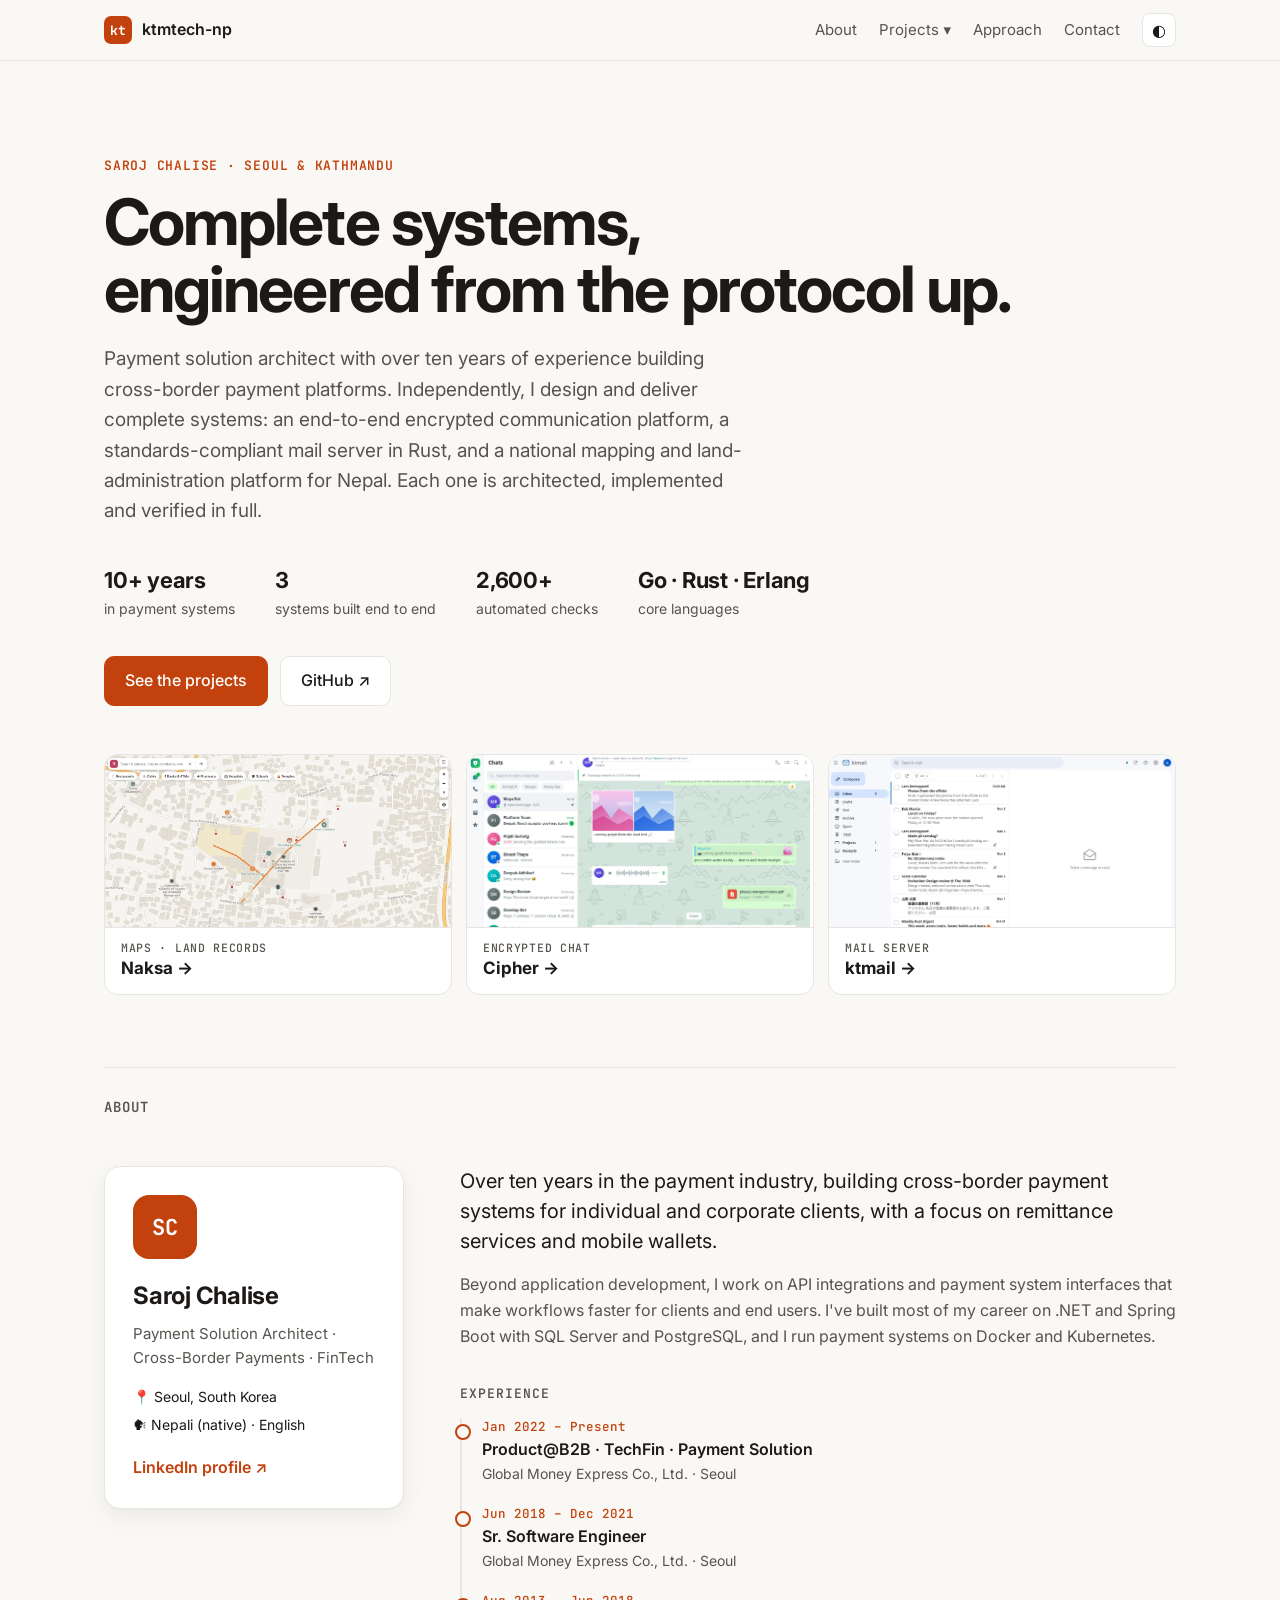
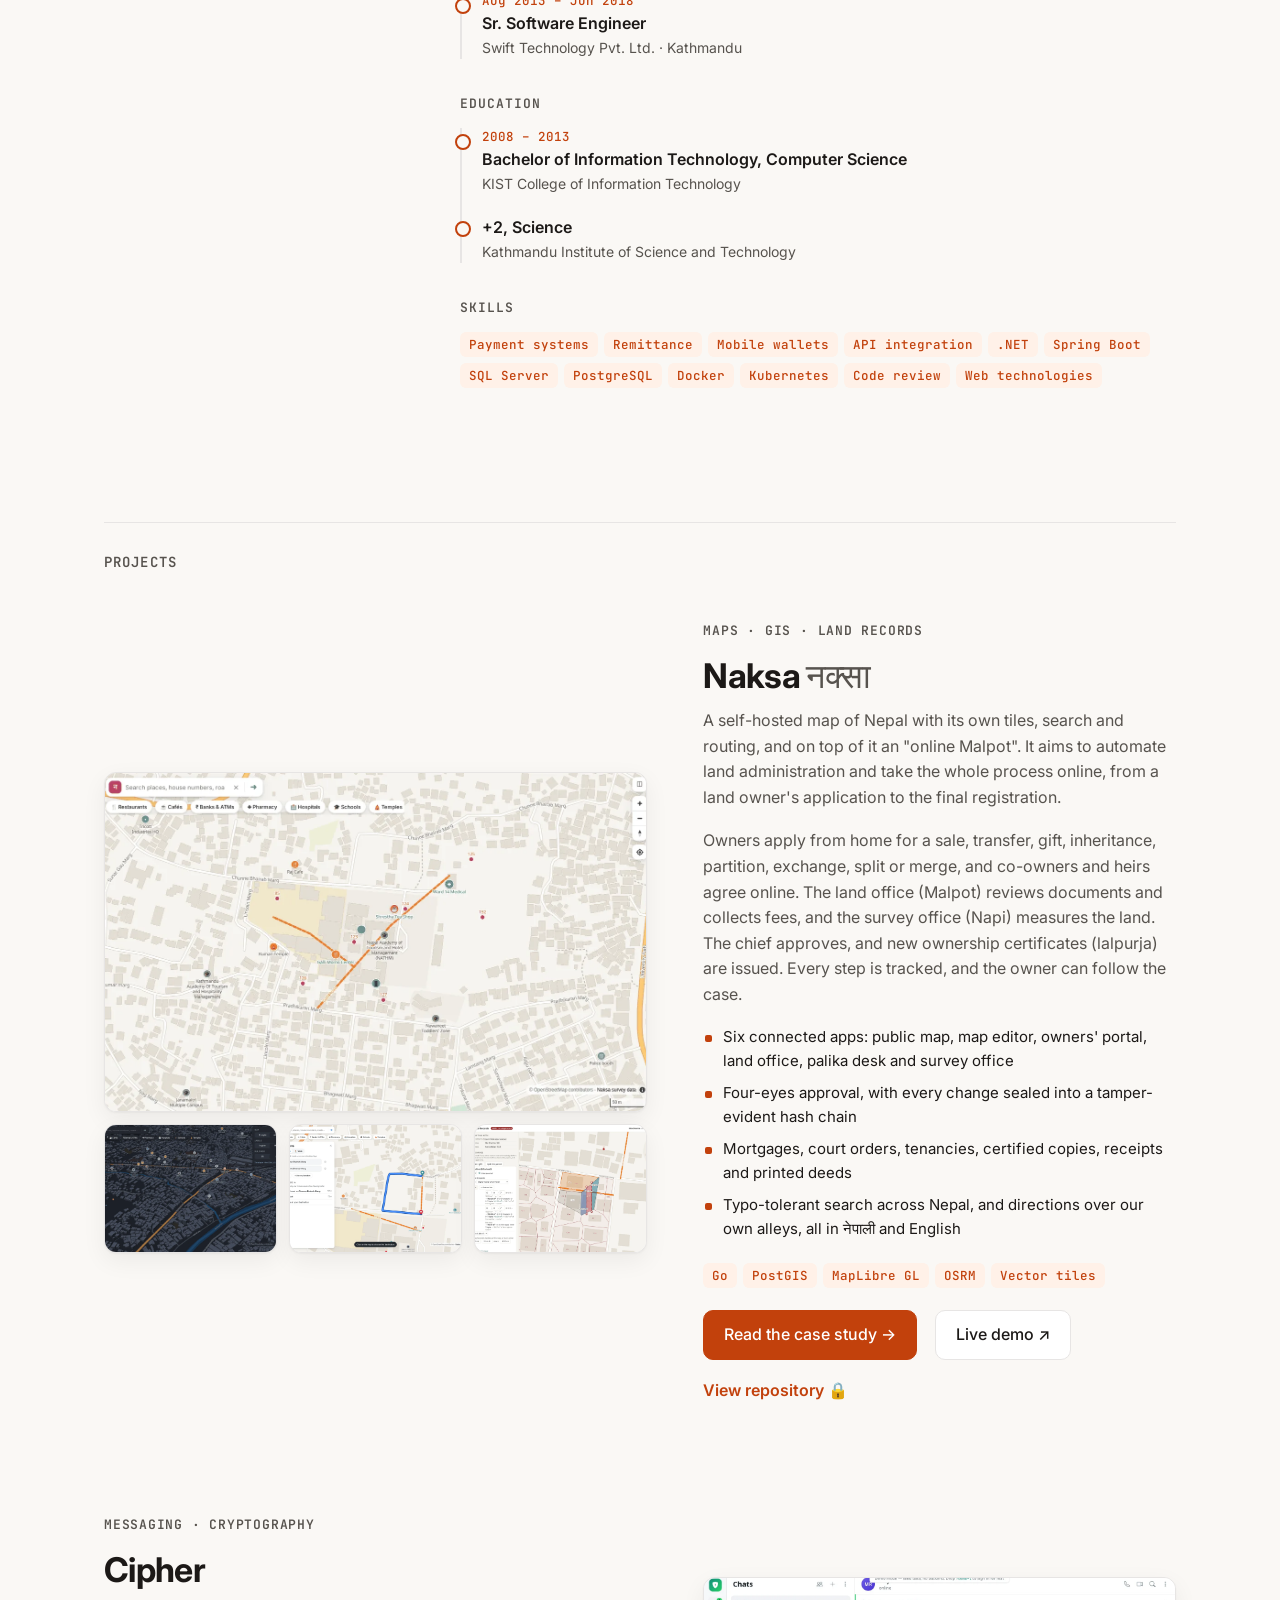
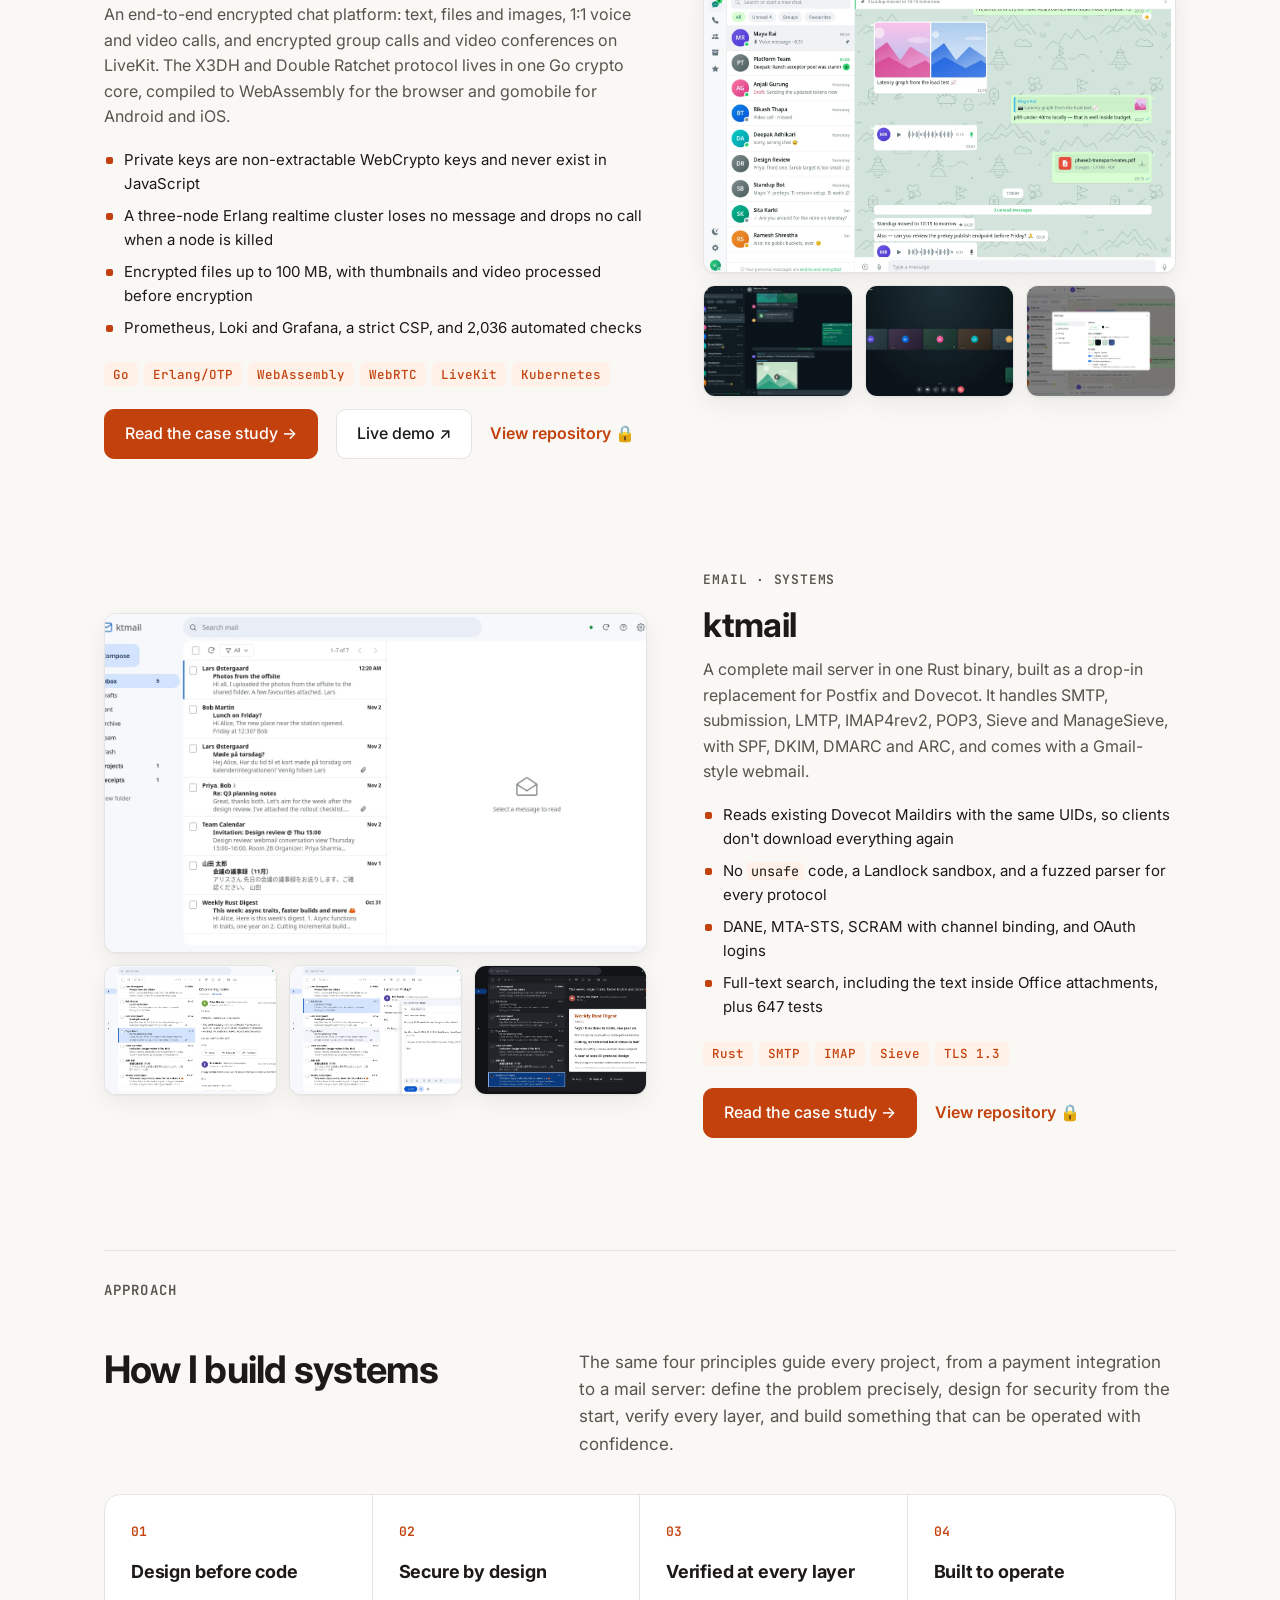
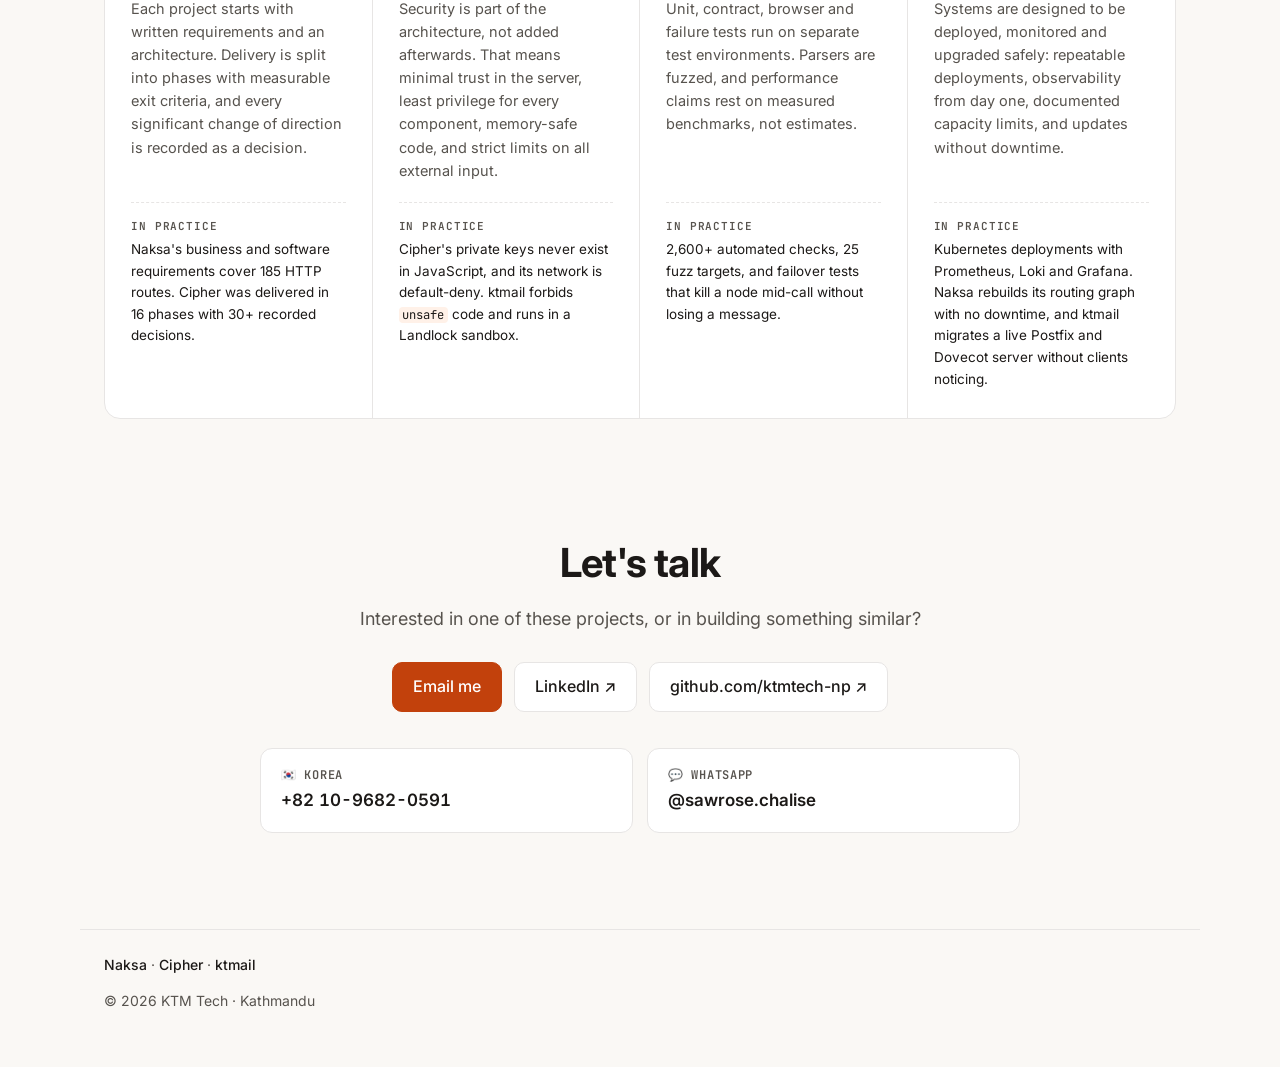
<file: index.html>
<!doctype html>
<html lang="en">
<head>
  <meta charset="utf-8">
  <meta name="viewport" content="width=device-width, initial-scale=1">
  <title>KTM Tech — Projects</title>
  <meta name="description" content="Self-hosted systems built from the protocol up: an end-to-end encrypted chat platform, a mail server in one Rust binary, and a Nepal map stack.">
  <meta property="og:title" content="KTM Tech — Projects">
  <meta property="og:description" content="Encrypted chat, a Rust mail server, and a self-hosted Nepal map — built end to end.">
  <meta property="og:image" content="assets/img/naksa-map-light.webp">
  <link rel="icon" href="data:image/svg+xml,<svg xmlns='http://www.w3.org/2000/svg' viewBox='0 0 32 32'><rect width='32' height='32' rx='7' fill='%23c2410c'/><text x='16' y='22' font-family='monospace' font-size='16' font-weight='700' fill='white' text-anchor='middle'>kt</text></svg>">
  <link rel="preconnect" href="https://fonts.googleapis.com">
  <link rel="preconnect" href="https://fonts.gstatic.com" crossorigin>
  <link href="https://fonts.googleapis.com/css2?family=Inter:wght@400;500;600;700&family=JetBrains+Mono:wght@400;600&display=swap" rel="stylesheet">
  <link rel="stylesheet" href="style.css">
</head>
<body>
  <header class="nav">
    <div class="wrap nav-inner">
      <a class="brand" href="#top"><span class="logo">kt</span> ktmtech-np</a>
      <nav>
        <a href="#about">About</a>
        <div class="dd">
          <a href="#projects" aria-haspopup="true">Projects ▾</a>
          <div class="dd-menu">
            <a href="naksa.html"><strong>Naksa</strong><span>Nepal map &amp; land records</span></a>
            <a href="cipher.html"><strong>Cipher</strong><span>Encrypted chat &amp; calls</span></a>
            <a href="ktmail.html"><strong>ktmail</strong><span>Mail server in Rust</span></a>
          </div>
        </div>
        <a href="#approach">Approach</a>
        <a href="#contact">Contact</a>
        <button id="theme" class="theme-btn" aria-label="Toggle dark mode">◐</button>
      </nav>
    </div>
  </header>

  <main id="top">
    <section class="hero wrap">
      <p class="eyebrow">Saroj Chalise · Seoul &amp; Kathmandu</p>
      <h1>Complete systems,<br>engineered from the protocol up.</h1>
      <p class="lede">
        Payment solution architect with over ten years of experience building cross-border payment
        platforms. Independently, I design and deliver complete systems: an end-to-end encrypted
        communication platform, a standards-compliant mail server in Rust, and a national mapping and
        land-administration platform for Nepal. Each one is architected, implemented and verified in full.
      </p>
      <div class="stats">
        <div><strong>10+ years</strong><span>in payment systems</span></div>
        <div><strong>3</strong><span>systems built end to end</span></div>
        <div><strong>2,600+</strong><span>automated checks</span></div>
        <div><strong>Go · Rust · Erlang</strong><span>core languages</span></div>
      </div>
      <div class="cta">
        <a class="btn primary" href="#projects">See the projects</a>
        <a class="btn" href="https://github.com/ktmtech-np" target="_blank" rel="noopener">GitHub ↗</a>
      </div>
      <div class="quick">
        <a href="naksa.html"><img src="assets/img/naksa-map-light.webp" alt="" loading="lazy"><span><small>Maps · Land records</small><strong>Naksa →</strong></span></a>
        <a href="cipher.html"><img src="assets/img/cipher/conversation.webp" alt="" loading="lazy"><span><small>Encrypted chat</small><strong>Cipher →</strong></span></a>
        <a href="ktmail.html"><img src="assets/img/ktmail/inbox.webp" alt="" loading="lazy"><span><small>Mail server</small><strong>ktmail →</strong></span></a>
      </div>
    </section>

    <section id="about" class="wrap">
      <h2 class="section-title">About</h2>
      <div class="about">
        <aside class="profile">
          <div class="avatar" aria-hidden="true">SC</div>
          <h3>Saroj Chalise</h3>
          <p class="headline">Payment Solution Architect · Cross-Border Payments · FinTech</p>
          <p class="meta">📍 Seoul, South Korea</p>
          <p class="meta">🗣 Nepali (native) · English</p>
          <a class="link" href="https://www.linkedin.com/in/saroj-chalise-a6556b78/" target="_blank" rel="noopener">LinkedIn profile ↗</a>
        </aside>

        <div class="about-body">
          <p class="about-lede">
            Over ten years in the payment industry, building cross-border payment systems for
            individual and corporate clients, with a focus on remittance services and mobile wallets.
          </p>
          <p>
            Beyond application development, I work on API integrations and payment system interfaces
            that make workflows faster for clients and end users. I've built most of my career on .NET
            and Spring Boot with SQL Server and PostgreSQL, and I run payment systems on Docker and
            Kubernetes.
          </p>

          <h4 class="sub">Experience</h4>
          <ol class="timeline">
            <li>
              <span class="when">Jan 2022 – Present</span>
              <strong>Product@B2B · TechFin · Payment Solution</strong>
              <span class="where">Global Money Express Co., Ltd. · Seoul</span>
            </li>
            <li>
              <span class="when">Jun 2018 – Dec 2021</span>
              <strong>Sr. Software Engineer</strong>
              <span class="where">Global Money Express Co., Ltd. · Seoul</span>
            </li>
            <li>
              <span class="when">Aug 2013 – Jun 2018</span>
              <strong>Sr. Software Engineer</strong>
              <span class="where">Swift Technology Pvt. Ltd. · Kathmandu</span>
            </li>
          </ol>

          <h4 class="sub">Education</h4>
          <ol class="timeline">
            <li>
              <span class="when">2008 – 2013</span>
              <strong>Bachelor of Information Technology, Computer Science</strong>
              <span class="where">KIST College of Information Technology</span>
            </li>
            <li>
              <strong>+2, Science</strong>
              <span class="where">Kathmandu Institute of Science and Technology</span>
            </li>
          </ol>

          <h4 class="sub">Skills</h4>
          <ul class="tags">
            <li>Payment systems</li><li>Remittance</li><li>Mobile wallets</li><li>API integration</li>
            <li>.NET</li><li>Spring Boot</li><li>SQL Server</li><li>PostgreSQL</li>
            <li>Docker</li><li>Kubernetes</li><li>Code review</li><li>Web technologies</li>
          </ul>
        </div>
      </div>
    </section>

    <section id="projects" class="wrap">
      <h2 class="section-title">Projects</h2>

      <!-- Naksa -->
      <article class="project">
        <div class="project-media">
          <a href="naksa.html" aria-label="Open the naksa case study"><figure class="shot main"><img src="assets/img/naksa-map-light.webp" alt="Naksa public map of Kathmandu with roads, land use and POI icons" loading="lazy"></figure></a>
          <div class="shot-row">
            <figure class="shot"><img src="assets/img/naksa-map-dark-3d-nepali.webp" alt="Dark theme with 3D buildings and Nepali labels" loading="lazy"></figure>
            <figure class="shot"><img src="assets/img/naksa-directions.webp" alt="Driving and walking directions" loading="lazy"></figure>
            <figure class="shot"><img src="assets/img/naksa-land-split-editor.webp" alt="Land parcel split editor" loading="lazy"></figure>
          </div>
        </div>
        <div class="project-body">
          <p class="kicker">Maps · GIS · Land records</p>
          <h3><a class="title-link" href="naksa.html">Naksa <span class="np">नक्सा</span></a></h3>
          <p>
            A self-hosted map of Nepal with its own tiles, search and routing, and on top of it an
            "online Malpot". It aims to automate land administration and take the whole process online,
            from a land owner's application to the final registration.
          </p>
          <p>
            Owners apply from home for a sale, transfer, gift, inheritance, partition, exchange, split
            or merge, and co-owners and heirs agree online. The land office (Malpot) reviews documents
            and collects fees, and the survey office (Napi) measures the land. The chief approves, and new
            ownership certificates (lalpurja) are issued. Every step is tracked, and the owner can follow
            the case.
          </p>
          <ul class="points">
            <li>Six connected apps: public map, map editor, owners' portal, land office, palika desk and survey office</li>
            <li>Four-eyes approval, with every change sealed into a tamper-evident hash chain</li>
            <li>Mortgages, court orders, tenancies, certified copies, receipts and printed deeds</li>
            <li>Typo-tolerant search across Nepal, and directions over our own alleys, all in नेपाली and English</li>
          </ul>
          <ul class="tags"><li>Go</li><li>PostGIS</li><li>MapLibre GL</li><li>OSRM</li><li>Vector tiles</li></ul>
          <div class="links"><a class="btn primary" href="naksa.html">Read the case study →</a> <a class="btn" href="https://naksa.himalcloud.com" target="_blank" rel="noopener">Live demo ↗</a> <a class="link" href="private.html?repo=naksa">View repository 🔒</a></div>
        </div>
      </article>

      <!-- Cipher -->
      <article class="project reverse">
        <div class="project-media">
          <a href="cipher.html" aria-label="Open the cipher case study"><figure class="shot main"><img src="assets/img/cipher/conversation.webp" alt="Cipher web client with chat list and a conversation with photos, voice notes and read ticks" loading="lazy"></figure></a>
          <div class="shot-row">
            <figure class="shot"><img src="assets/img/cipher/group-chat-dark.webp" alt="Group chat in dark theme" loading="lazy"></figure>
            <figure class="shot"><img src="assets/img/cipher/video-call.webp" alt="Group video call" loading="lazy"></figure>
            <figure class="shot"><img src="assets/img/cipher/settings.webp" alt="Settings dialog" loading="lazy"></figure>
          </div>
        </div>
        <div class="project-body">
          <p class="kicker">Messaging · Cryptography</p>
          <h3><a class="title-link" href="cipher.html">Cipher</a></h3>
          <p>
            An end-to-end encrypted chat platform: text, files and images, 1:1 voice and video
            calls, and encrypted group calls and video conferences on LiveKit. The X3DH and Double
            Ratchet protocol lives in one Go crypto core, compiled to WebAssembly for the browser
            and gomobile for Android and iOS.
          </p>
          <ul class="points">
            <li>Private keys are non-extractable WebCrypto keys and never exist in JavaScript</li>
            <li>A three-node Erlang realtime cluster loses no message and drops no call when a node is killed</li>
            <li>Encrypted files up to 100&nbsp;MB, with thumbnails and video processed before encryption</li>
            <li>Prometheus, Loki and Grafana, a strict CSP, and 2,036 automated checks</li>
          </ul>
          <ul class="tags"><li>Go</li><li>Erlang/OTP</li><li>WebAssembly</li><li>WebRTC</li><li>LiveKit</li><li>Kubernetes</li></ul>
          <div class="links"><a class="btn primary" href="cipher.html">Read the case study →</a> <a class="btn" href="https://chat.himalcloud.com" target="_blank" rel="noopener">Live demo ↗</a> <a class="link" href="private.html?repo=chat-app">View repository 🔒</a></div>
        </div>
      </article>

      <!-- ktmail -->
      <article class="project">
        <div class="project-media">
          <a href="ktmail.html" aria-label="Open the ktmail case study"><figure class="shot main"><img src="assets/img/ktmail/inbox.webp" alt="ktmail webmail inbox with folder sidebar and conversation list" loading="lazy"></figure></a>
          <div class="shot-row">
            <figure class="shot"><img src="assets/img/ktmail/conversation.webp" alt="A conversation in the reading pane" loading="lazy"></figure>
            <figure class="shot"><img src="assets/img/ktmail/compose.webp" alt="Compose window" loading="lazy"></figure>
            <figure class="shot"><img src="assets/img/ktmail/dark-html.webp" alt="Dark theme with HTML mail" loading="lazy"></figure>
          </div>
        </div>
        <div class="project-body">
          <p class="kicker">Email · Systems</p>
          <h3><a class="title-link" href="ktmail.html">ktmail</a></h3>
          <p>
            A complete mail server in one Rust binary, built as a drop-in replacement for Postfix and
            Dovecot. It handles SMTP, submission, LMTP, IMAP4rev2, POP3, Sieve and ManageSieve, with
            SPF, DKIM, DMARC and ARC, and comes with a Gmail-style webmail.
          </p>
          <ul class="points">
            <li>Reads existing Dovecot Maildirs with the same UIDs, so clients don't download everything again</li>
            <li>No <code>unsafe</code> code, a Landlock sandbox, and a fuzzed parser for every protocol</li>
            <li>DANE, MTA-STS, SCRAM with channel binding, and OAuth logins</li>
            <li>Full-text search, including the text inside Office attachments, plus 647 tests</li>
          </ul>
          <ul class="tags"><li>Rust</li><li>SMTP</li><li>IMAP</li><li>Sieve</li><li>TLS 1.3</li></ul>
          <div class="links"><a class="btn primary" href="ktmail.html">Read the case study →</a> <a class="link" href="private.html?repo=ktmail">View repository 🔒</a></div>
        </div>
      </article>
    </section>

    <section id="approach" class="wrap approach">
      <h2 class="section-title">Approach</h2>
      <div class="approach-head">
        <h3>How I build systems</h3>
        <p>The same four principles guide every project, from a payment integration to a mail server: define the problem precisely, design for security from the start, verify every layer, and build something that can be operated with confidence.</p>
      </div>
      <div class="principles">
        <article class="principle">
          <span class="num">01</span>
          <h4>Design before code</h4>
          <p>Each project starts with written requirements and an architecture. Delivery is split into phases with measurable exit criteria, and every significant change of direction is recorded as a decision.</p>
          <p class="evidence"><span>In practice</span>Naksa's business and software requirements cover 185 HTTP routes. Cipher was delivered in 16 phases with 30+ recorded decisions.</p>
        </article>
        <article class="principle">
          <span class="num">02</span>
          <h4>Secure by design</h4>
          <p>Security is part of the architecture, not added afterwards. That means minimal trust in the server, least privilege for every component, memory-safe code, and strict limits on all external input.</p>
          <p class="evidence"><span>In practice</span>Cipher's private keys never exist in JavaScript, and its network is default-deny. ktmail forbids <code>unsafe</code> code and runs in a Landlock sandbox.</p>
        </article>
        <article class="principle">
          <span class="num">03</span>
          <h4>Verified at every layer</h4>
          <p>Unit, contract, browser and failure tests run on separate test environments. Parsers are fuzzed, and performance claims rest on measured benchmarks, not estimates.</p>
          <p class="evidence"><span>In practice</span>2,600+ automated checks, 25 fuzz targets, and failover tests that kill a node mid-call without losing a message.</p>
        </article>
        <article class="principle">
          <span class="num">04</span>
          <h4>Built to operate</h4>
          <p>Systems are designed to be deployed, monitored and upgraded safely: repeatable deployments, observability from day one, documented capacity limits, and updates without downtime.</p>
          <p class="evidence"><span>In practice</span>Kubernetes deployments with Prometheus, Loki and Grafana. Naksa rebuilds its routing graph with no downtime, and ktmail migrates a live Postfix and Dovecot server without clients noticing.</p>
        </article>
      </div>
    </section>

    <section id="contact" class="wrap contact">
      <h2>Let's talk</h2>
      <p>Interested in one of these projects, or in building something similar?</p>
      <div class="cta">
        <a class="btn primary" href="mailto:sawrose.chalise@gmail.com">Email me</a>
        <a class="btn" href="https://www.linkedin.com/in/saroj-chalise-a6556b78/" target="_blank" rel="noopener">LinkedIn ↗</a>
        <a class="btn" href="https://github.com/ktmtech-np" target="_blank" rel="noopener">github.com/ktmtech-np ↗</a>
      </div>
      <div class="contact-grid">
        <a class="contact-card" href="tel:+821096820591">
          <span class="contact-label">🇰🇷 Korea</span>
          <strong>+82 10-9682-0591</strong>
        </a>
        <a class="contact-card" id="nepal-phone" href="tel:+9779849079513" data-until="2026-11-22T00:00:00+05:45">
          <span class="contact-label">🇳🇵 Nepal</span>
          <strong>+977 9849079513</strong>
          <span class="contact-note">Available Nov 07 – Nov 21, 2026</span>
        </a>
        <div class="contact-card">
          <span class="contact-label">💬 WhatsApp</span>
          <strong>@sawrose.chalise</strong>
        </div>
      </div>
    </section>
  </main>

  <footer class="wrap footer">
    <p class="foot-links"><a href="naksa.html">Naksa</a> · <a href="cipher.html">Cipher</a> · <a href="ktmail.html">ktmail</a></p>
    <p>© <span id="year">2026</span> KTM Tech · Kathmandu</p>
  </footer>

  <script>
    (function () {
      var root = document.documentElement, btn = document.getElementById('theme');
      try { var t = localStorage.getItem('theme'); if (t) root.dataset.theme = t; } catch (e) {}
      btn.addEventListener('click', function () {
        var dark = root.dataset.theme ? root.dataset.theme === 'dark'
          : matchMedia('(prefers-color-scheme: dark)').matches;
        root.dataset.theme = dark ? 'light' : 'dark';
        try { localStorage.setItem('theme', root.dataset.theme); } catch (e) {}
      });
      document.getElementById('year').textContent = new Date().getFullYear();

      // Hide the Nepal number once Nov 21 is over in Nepal time.
      var np = document.getElementById('nepal-phone');
      if (np && Date.now() >= Date.parse(np.dataset.until)) np.remove();
    })();
  </script>
</body>
</html>
</file>
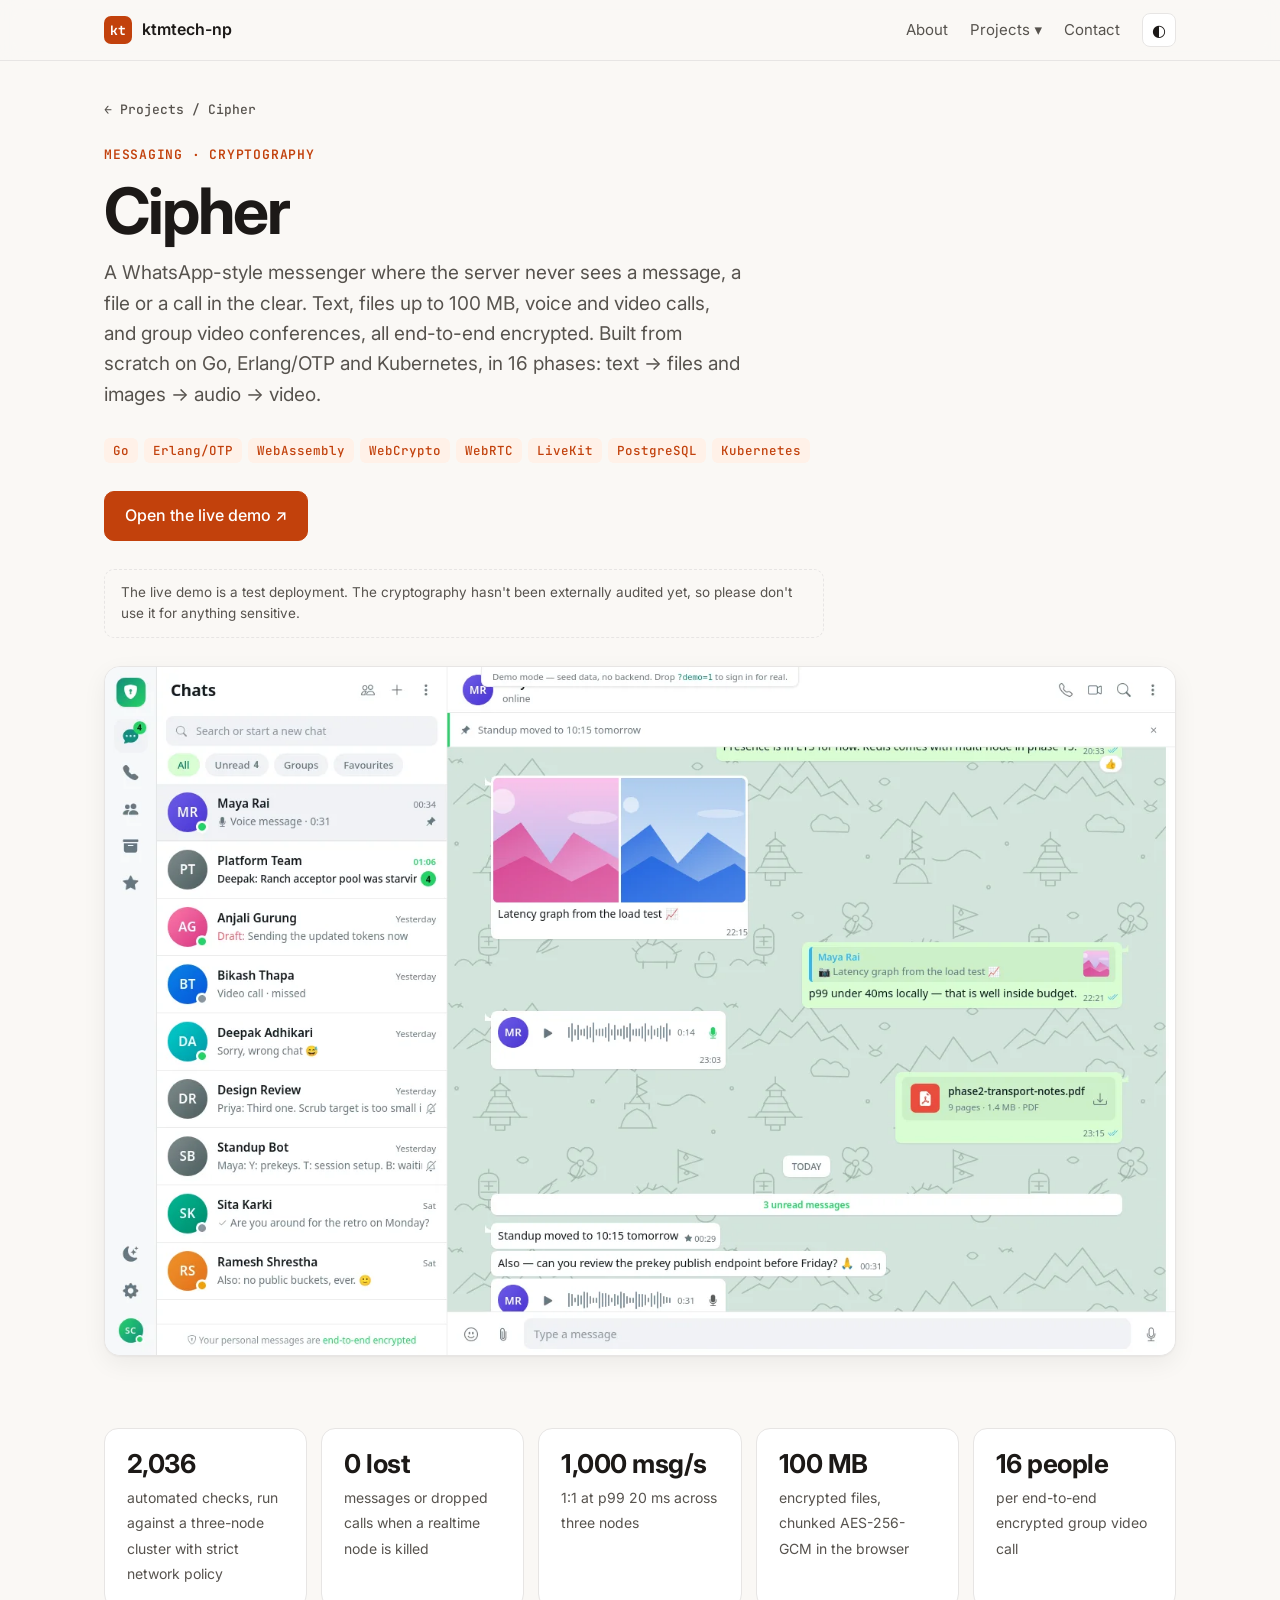
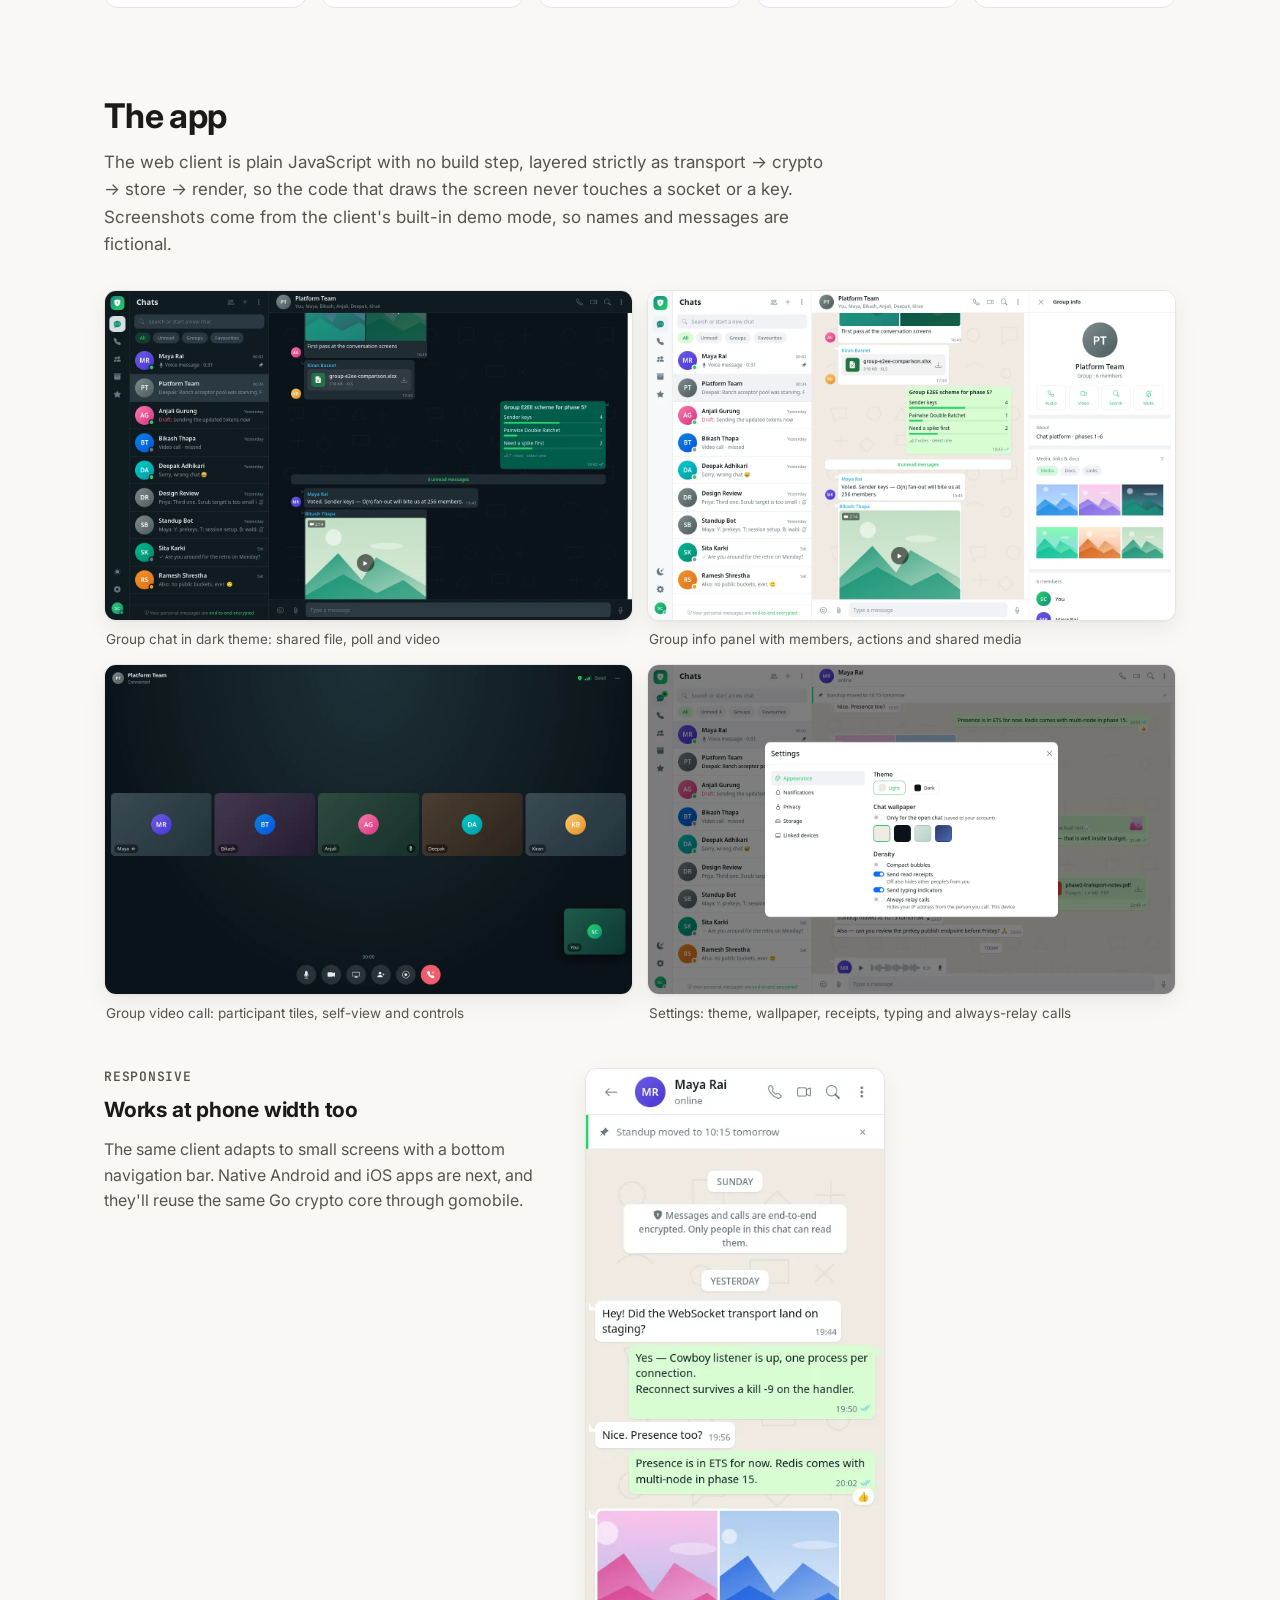
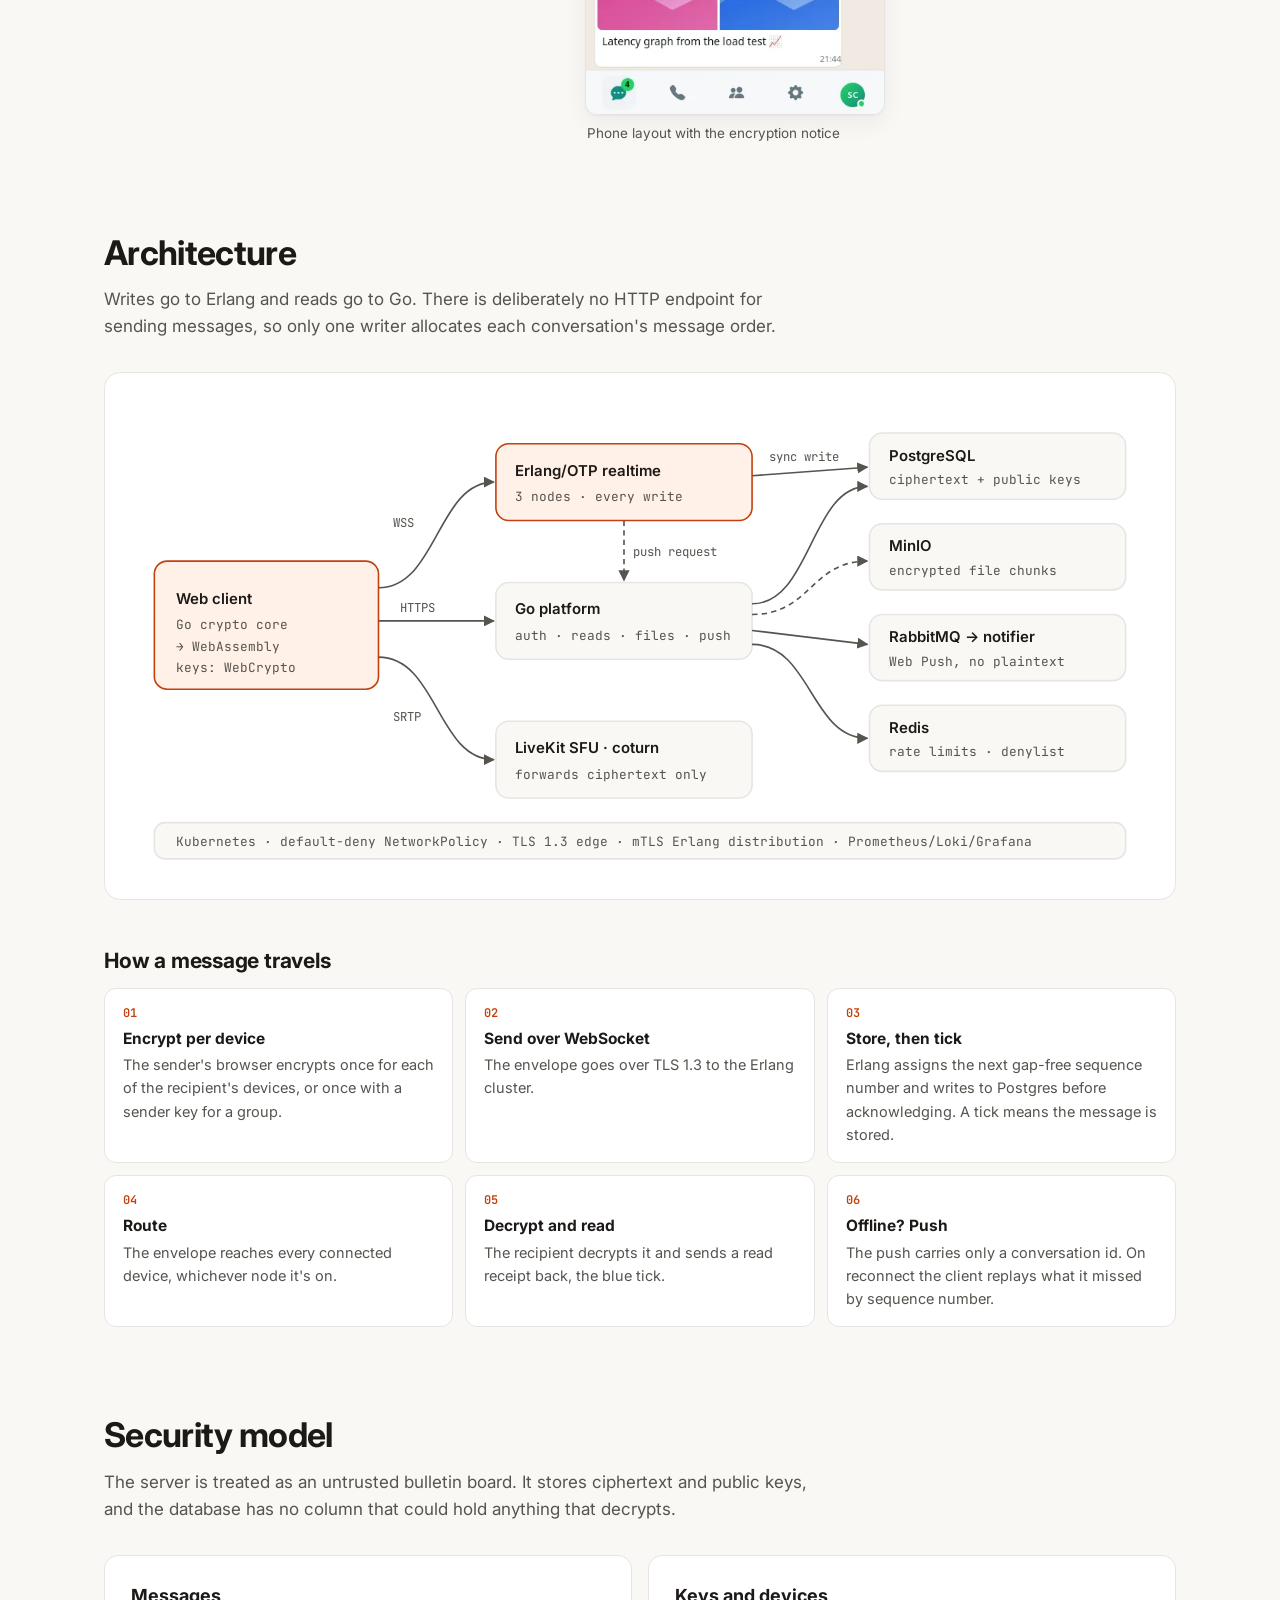
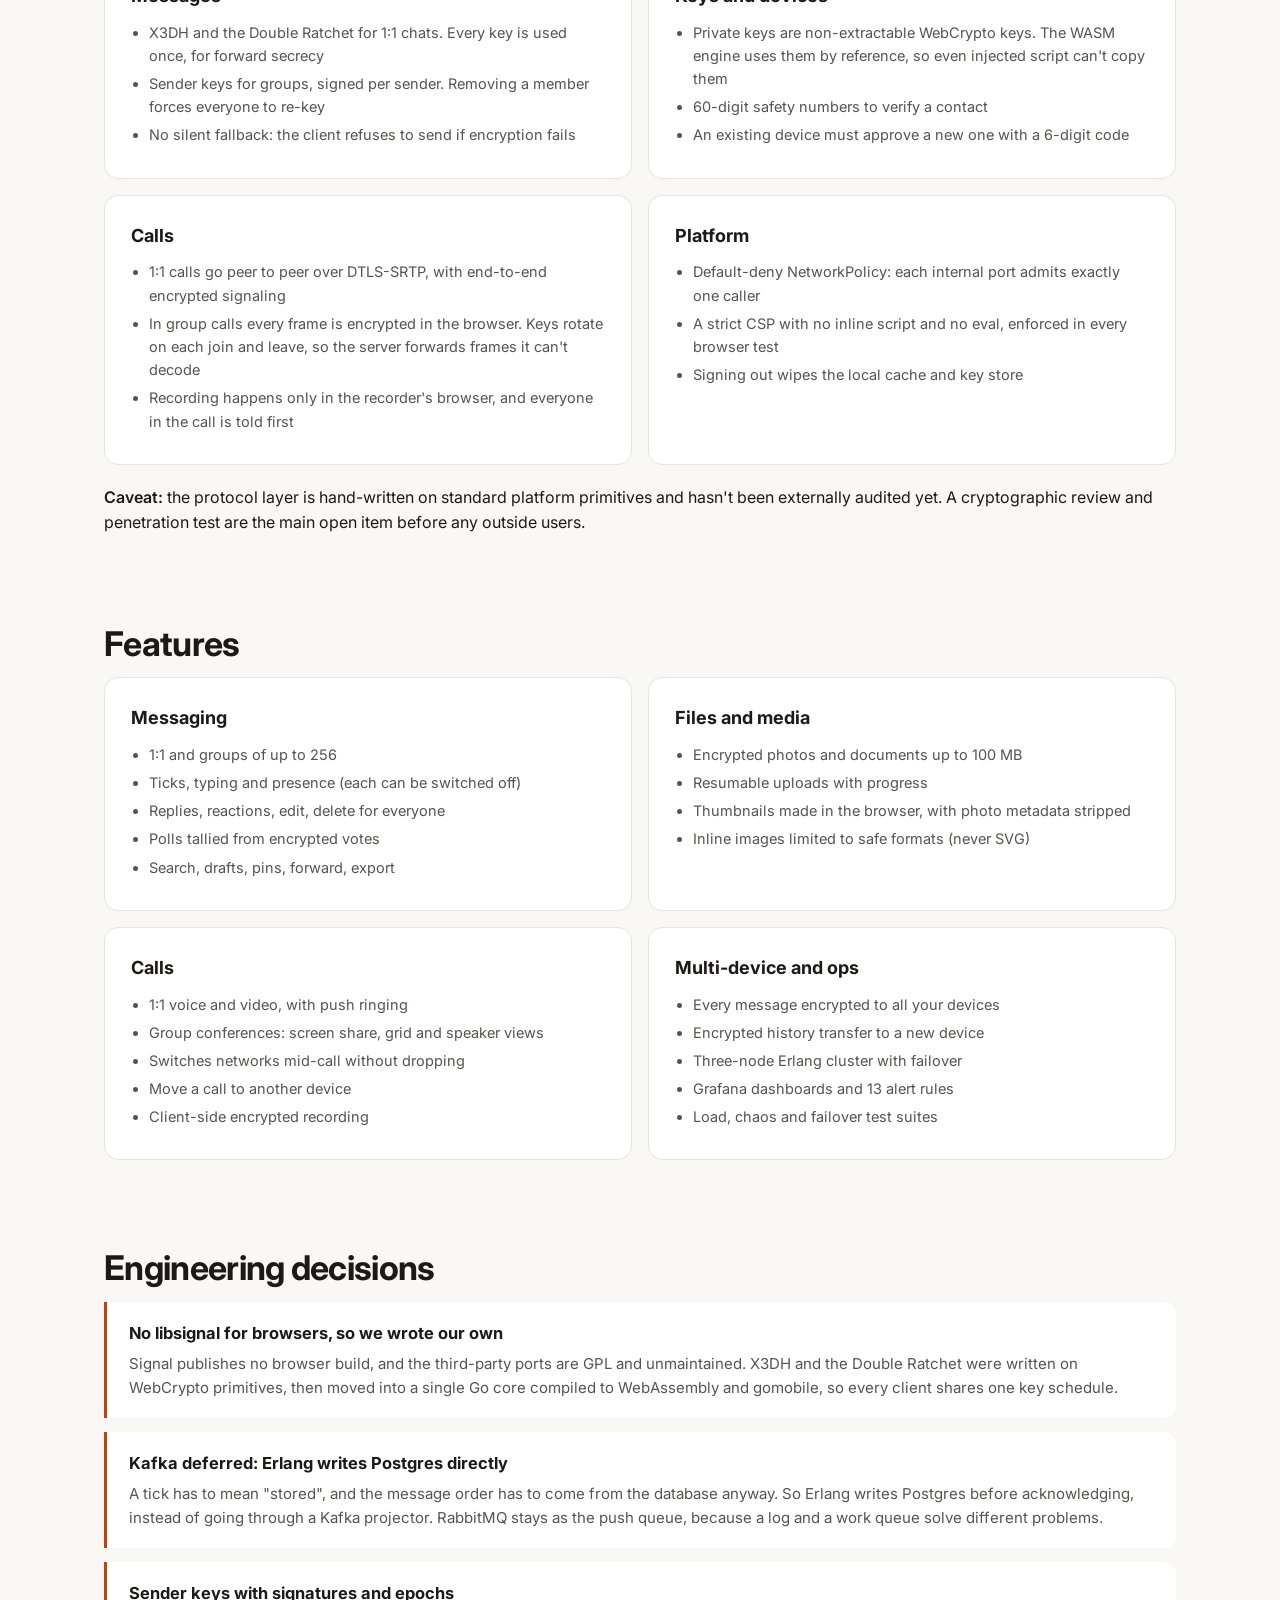
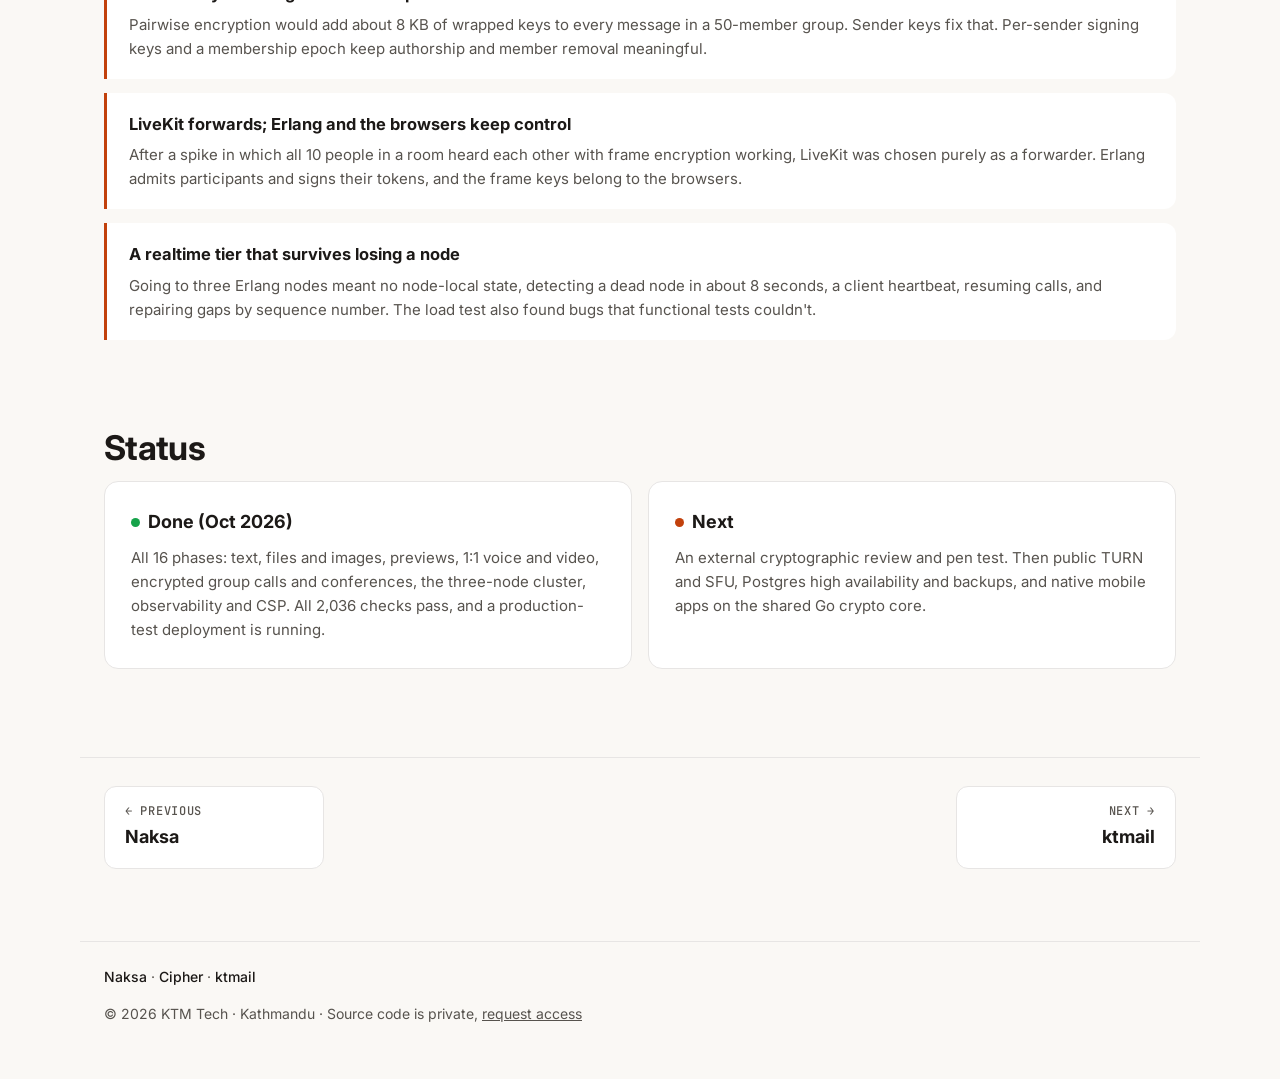
<file: cipher.html>
<!doctype html>
<html lang="en">
<head>
  <meta charset="utf-8">
  <meta name="viewport" content="width=device-width, initial-scale=1">
  <title>Cipher — Encrypted Chat</title>
  <meta name="description" content="Cipher: an end-to-end encrypted chat platform with files, voice, video and group calls, built on Go, Erlang/OTP and Kubernetes.">
  <meta property="og:title" content="Cipher — end-to-end encrypted chat">
  <meta property="og:image" content="assets/img/cipher/conversation.webp">
  <link rel="icon" href="data:image/svg+xml,<svg xmlns='http://www.w3.org/2000/svg' viewBox='0 0 32 32'><rect width='32' height='32' rx='7' fill='%23c2410c'/><text x='16' y='22' font-family='monospace' font-size='16' font-weight='700' fill='white' text-anchor='middle'>kt</text></svg>">
  <link rel="preconnect" href="https://fonts.googleapis.com">
  <link rel="preconnect" href="https://fonts.gstatic.com" crossorigin>
  <link href="https://fonts.googleapis.com/css2?family=Inter:wght@400;500;600;700&family=JetBrains+Mono:wght@400;600&display=swap" rel="stylesheet">
  <link rel="stylesheet" href="style.css">
  <link rel="stylesheet" href="project.css">
</head>
<body>
  <header class="nav">
    <div class="wrap nav-inner">
      <a class="brand" href="./"><span class="logo">kt</span> ktmtech-np</a>
      <nav>
        <a href="./#about">About</a>
        <div class="dd">
          <a href="./#projects" aria-haspopup="true">Projects ▾</a>
          <div class="dd-menu">
            <a href="naksa.html"><strong>Naksa</strong><span>Nepal map &amp; land records</span></a>
            <a href="cipher.html"><strong>Cipher</strong><span>Encrypted chat &amp; calls</span></a>
            <a href="ktmail.html"><strong>ktmail</strong><span>Mail server in Rust</span></a>
          </div>
        </div>
        <a href="./#contact">Contact</a>
        <button id="theme" class="theme-btn" aria-label="Toggle dark mode">◐</button>
      </nav>
    </div>
  </header>

  <main>
    <div class="wrap crumbs"><a href="./#projects">← Projects</a> / Cipher</div>

    <section class="wrap p-hero">
      <p class="eyebrow">Messaging · Cryptography</p>
      <h1>Cipher</h1>
      <p class="lede">
        A WhatsApp-style messenger where the server never sees a message, a file or a call in the
        clear. Text, files up to 100&nbsp;MB, voice and video calls, and group video conferences, all
        end-to-end encrypted. Built from scratch on Go, Erlang/OTP and Kubernetes, in 16 phases:
        text → files and images → audio → video.
      </p>
      <ul class="tags"><li>Go</li><li>Erlang/OTP</li><li>WebAssembly</li><li>WebCrypto</li><li>WebRTC</li><li>LiveKit</li><li>PostgreSQL</li><li>Kubernetes</li></ul>
      <div class="cta" style="margin-bottom:28px"><a class="btn primary" href="https://chat.himalcloud.com" target="_blank" rel="noopener">Open the live demo ↗</a></div>
      <p class="note" style="max-width:720px">The live demo is a test deployment. The cryptography hasn't been externally audited yet, so please don't use it for anything sensitive.</p>
      <figure class="p-cover"><img src="assets/img/cipher/conversation.webp" alt="Cipher web client: chat list on the left, a conversation showing a two-photo message, a reply quote, voice notes, a PDF attachment and blue read ticks"></figure>
    </section>

    <section class="wrap">
      <div class="facts">
        <div class="fact"><strong>2,036</strong><span>automated checks, run against a three-node cluster with strict network policy</span></div>
        <div class="fact"><strong>0 lost</strong><span>messages or dropped calls when a realtime node is killed</span></div>
        <div class="fact"><strong>1,000 msg/s</strong><span>1:1 at p99 20&nbsp;ms across three nodes</span></div>
        <div class="fact"><strong>100&nbsp;MB</strong><span>encrypted files, chunked AES-256-GCM in the browser</span></div>
        <div class="fact"><strong>16 people</strong><span>per end-to-end encrypted group video call</span></div>
      </div>
    </section>

    <section class="wrap p-section">
      <h2>The app</h2>
      <p class="intro">
        The web client is plain JavaScript with no build step, layered strictly as
        transport → crypto → store → render, so the code that draws the screen never touches a
        socket or a key. Screenshots come from the client's built-in demo mode, so names and
        messages are fictional.
      </p>
      <div class="gallery">
        <figure><div class="frame"><img src="assets/img/cipher/group-chat-dark.webp" alt="Cipher in dark theme showing a group with a spreadsheet attachment, a poll, an unread divider and a video message" loading="lazy"></div><figcaption>Group chat in dark theme: shared file, poll and video</figcaption></figure>
        <figure><div class="frame"><img src="assets/img/cipher/group-info-media.webp" alt="Group chat with the info panel open, showing call and search buttons, the group description and a grid of shared photos" loading="lazy"></div><figcaption>Group info panel with members, actions and shared media</figcaption></figure>
        <figure><div class="frame"><img src="assets/img/cipher/video-call.webp" alt="Full-screen group video call with five participant tiles, a self-view, an encryption shield and call controls" loading="lazy"></div><figcaption>Group video call: participant tiles, self-view and controls</figcaption></figure>
        <figure><div class="frame"><img src="assets/img/cipher/settings.webp" alt="Settings dialog with theme and wallpaper pickers and toggles for read receipts, typing indicators and always relaying calls" loading="lazy"></div><figcaption>Settings: theme, wallpaper, receipts, typing and always-relay calls</figcaption></figure>
      </div>
      <div class="feature" style="margin-top:44px;margin-bottom:0">
        <div class="feature-text">
          <p class="kicker">Responsive</p>
          <h3>Works at phone width too</h3>
          <p>The same client adapts to small screens with a bottom navigation bar. Native Android and iOS apps are next, and they'll reuse the same Go crypto core through gomobile.</p>
        </div>
        <div class="gallery one natural" style="max-width:300px">
          <figure><div class="frame"><img src="assets/img/cipher/mobile-conversation.webp" alt="Cipher at phone width: a conversation with the end-to-end encryption notice, message bubbles and a bottom navigation bar" loading="lazy"></div><figcaption>Phone layout with the encryption notice</figcaption></figure>
        </div>
      </div>
    </section>

    <section class="wrap p-section">
      <h2>Architecture</h2>
      <p class="intro">
        Writes go to Erlang and reads go to Go. There is deliberately no HTTP endpoint for sending
        messages, so only one writer allocates each conversation's message order.
      </p>
      <div class="arch">
        <svg viewBox="0 0 950 440" role="img" aria-label="Cipher architecture: the web client talks to the Erlang realtime cluster over WebSocket, to the Go platform over HTTPS, and to LiveKit and coturn for calls. Erlang and Go store data in PostgreSQL; Go uses MinIO, RabbitMQ and Redis.">
          <defs><marker id="arrow" viewBox="0 0 10 10" refX="9" refY="5" markerWidth="7" markerHeight="7" orient="auto-start-reverse"><path d="M0,0 L10,5 L0,10 z"/></marker></defs>
          <g class="n hl"><rect x="20" y="150" width="210" height="120" rx="12"/><text x="40" y="190">Web client</text><text class="s" x="40" y="214">Go crypto core</text><text class="s" x="40" y="234">→ WebAssembly</text><text class="s" x="40" y="254">keys: WebCrypto</text></g>
          <g class="n hl"><rect x="340" y="40" width="240" height="72" rx="12"/><text x="358" y="70">Erlang/OTP realtime</text><text class="s" x="358" y="94">3 nodes · every write</text></g>
          <g class="n"><rect x="340" y="170" width="240" height="72" rx="12"/><text x="358" y="200">Go platform</text><text class="s" x="358" y="224">auth · reads · files · push</text></g>
          <g class="n"><rect x="340" y="300" width="240" height="72" rx="12"/><text x="358" y="330">LiveKit SFU · coturn</text><text class="s" x="358" y="354">forwards ciphertext only</text></g>
          <g class="n"><rect x="690" y="30" width="240" height="62" rx="12"/><text x="708" y="56">PostgreSQL</text><text class="s" x="708" y="78">ciphertext + public keys</text></g>
          <g class="n"><rect x="690" y="115" width="240" height="62" rx="12"/><text x="708" y="141">MinIO</text><text class="s" x="708" y="163">encrypted file chunks</text></g>
          <g class="n"><rect x="690" y="200" width="240" height="62" rx="12"/><text x="708" y="226">RabbitMQ → notifier</text><text class="s" x="708" y="248">Web Push, no plaintext</text></g>
          <g class="n"><rect x="690" y="285" width="240" height="62" rx="12"/><text x="708" y="311">Redis</text><text class="s" x="708" y="333">rate limits · denylist</text></g>
          <path class="e" d="M230,175 C285,175 285,76 338,76"/><text class="lbl" x="244" y="118">WSS</text>
          <path class="e" d="M230,206 L338,206"/><text class="lbl" x="250" y="198">HTTPS</text>
          <path class="e" d="M230,240 C285,240 285,336 338,336"/><text class="lbl" x="244" y="300">SRTP</text>
          <path class="e" d="M580,70 L688,62"/><text class="lbl" x="596" y="56">sync write</text>
          <path class="e" d="M580,190 C635,190 635,80 688,80"/>
          <path class="e dash" d="M580,200 C635,200 635,150 688,150"/>
          <path class="e" d="M580,215 L688,228"/>
          <path class="e" d="M580,228 C635,228 635,316 688,316"/>
          <path class="e dash" d="M460,112 L460,168"/><text class="lbl" x="468" y="145">push request</text>
          <g class="n"><rect x="20" y="395" width="910" height="34" rx="10"/><text class="s" x="40" y="417">Kubernetes · default-deny NetworkPolicy · TLS 1.3 edge · mTLS Erlang distribution · Prometheus/Loki/Grafana</text></g>
        </svg>
      </div>

      <h3 style="margin-top:44px">How a message travels</h3>
      <ol class="flow">
        <li><strong>Encrypt per device</strong>The sender's browser encrypts once for each of the recipient's devices, or once with a sender key for a group.</li>
        <li><strong>Send over WebSocket</strong>The envelope goes over TLS 1.3 to the Erlang cluster.</li>
        <li><strong>Store, then tick</strong>Erlang assigns the next gap-free sequence number and writes to Postgres before acknowledging. A tick means the message is stored.</li>
        <li><strong>Route</strong>The envelope reaches every connected device, whichever node it's on.</li>
        <li><strong>Decrypt and read</strong>The recipient decrypts it and sends a read receipt back, the blue tick.</li>
        <li><strong>Offline? Push</strong>The push carries only a conversation id. On reconnect the client replays what it missed by sequence number.</li>
      </ol>
    </section>

    <section class="wrap p-section">
      <h2>Security model</h2>
      <p class="intro">The server is treated as an untrusted bulletin board. It stores ciphertext and public keys, and the database has no column that could hold anything that decrypts.</p>
      <div class="cols">
        <div class="card"><h4>Messages</h4><ul>
          <li>X3DH and the Double Ratchet for 1:1 chats. Every key is used once, for forward secrecy</li>
          <li>Sender keys for groups, signed per sender. Removing a member forces everyone to re-key</li>
          <li>No silent fallback: the client refuses to send if encryption fails</li>
        </ul></div>
        <div class="card"><h4>Keys and devices</h4><ul>
          <li>Private keys are non-extractable WebCrypto keys. The WASM engine uses them by reference, so even injected script can't copy them</li>
          <li>60-digit safety numbers to verify a contact</li>
          <li>An existing device must approve a new one with a 6-digit code</li>
        </ul></div>
        <div class="card"><h4>Calls</h4><ul>
          <li>1:1 calls go peer to peer over DTLS-SRTP, with end-to-end encrypted signaling</li>
          <li>In group calls every frame is encrypted in the browser. Keys rotate on each join and leave, so the server forwards frames it can't decode</li>
          <li>Recording happens only in the recorder's browser, and everyone in the call is told first</li>
        </ul></div>
        <div class="card"><h4>Platform</h4><ul>
          <li>Default-deny NetworkPolicy: each internal port admits exactly one caller</li>
          <li>A strict CSP with no inline script and no eval, enforced in every browser test</li>
          <li>Signing out wipes the local cache and key store</li>
        </ul></div>
      </div>
      <p class="prose" style="margin-top:20px"><span style="color:var(--text);font-weight:600">Caveat:</span> the protocol layer is hand-written on standard platform primitives and hasn't been externally audited yet. A cryptographic review and penetration test are the main open item before any outside users.</p>
    </section>

    <section class="wrap p-section">
      <h2>Features</h2>
      <div class="cols">
        <div class="card"><h4>Messaging</h4><ul><li>1:1 and groups of up to 256</li><li>Ticks, typing and presence (each can be switched off)</li><li>Replies, reactions, edit, delete for everyone</li><li>Polls tallied from encrypted votes</li><li>Search, drafts, pins, forward, export</li></ul></div>
        <div class="card"><h4>Files and media</h4><ul><li>Encrypted photos and documents up to 100&nbsp;MB</li><li>Resumable uploads with progress</li><li>Thumbnails made in the browser, with photo metadata stripped</li><li>Inline images limited to safe formats (never SVG)</li></ul></div>
        <div class="card"><h4>Calls</h4><ul><li>1:1 voice and video, with push ringing</li><li>Group conferences: screen share, grid and speaker views</li><li>Switches networks mid-call without dropping</li><li>Move a call to another device</li><li>Client-side encrypted recording</li></ul></div>
        <div class="card"><h4>Multi-device and ops</h4><ul><li>Every message encrypted to all your devices</li><li>Encrypted history transfer to a new device</li><li>Three-node Erlang cluster with failover</li><li>Grafana dashboards and 13 alert rules</li><li>Load, chaos and failover test suites</li></ul></div>
      </div>
    </section>

    <section class="wrap p-section">
      <h2>Engineering decisions</h2>
      <div class="decisions">
        <div class="decision"><h4>No libsignal for browsers, so we wrote our own</h4><p>Signal publishes no browser build, and the third-party ports are GPL and unmaintained. X3DH and the Double Ratchet were written on WebCrypto primitives, then moved into a single Go core compiled to WebAssembly and gomobile, so every client shares one key schedule.</p></div>
        <div class="decision"><h4>Kafka deferred: Erlang writes Postgres directly</h4><p>A tick has to mean "stored", and the message order has to come from the database anyway. So Erlang writes Postgres before acknowledging, instead of going through a Kafka projector. RabbitMQ stays as the push queue, because a log and a work queue solve different problems.</p></div>
        <div class="decision"><h4>Sender keys with signatures and epochs</h4><p>Pairwise encryption would add about 8&nbsp;KB of wrapped keys to every message in a 50-member group. Sender keys fix that. Per-sender signing keys and a membership epoch keep authorship and member removal meaningful.</p></div>
        <div class="decision"><h4>LiveKit forwards; Erlang and the browsers keep control</h4><p>After a spike in which all 10 people in a room heard each other with frame encryption working, LiveKit was chosen purely as a forwarder. Erlang admits participants and signs their tokens, and the frame keys belong to the browsers.</p></div>
        <div class="decision"><h4>A realtime tier that survives losing a node</h4><p>Going to three Erlang nodes meant no node-local state, detecting a dead node in about 8 seconds, a client heartbeat, resuming calls, and repairing gaps by sequence number. The load test also found bugs that functional tests couldn't.</p></div>
      </div>
    </section>

    <section class="wrap p-section">
      <h2>Status</h2>
      <div class="status">
        <div class="card"><h4><span class="dot"></span> Done (Oct 2026)</h4><p>All 16 phases: text, files and images, previews, 1:1 voice and video, encrypted group calls and conferences, the three-node cluster, observability and CSP. All 2,036 checks pass, and a production-test deployment is running.</p></div>
        <div class="card"><h4><span class="dot open"></span> Next</h4><p>An external cryptographic review and pen test. Then public TURN and SFU, Postgres high availability and backups, and native mobile apps on the shared Go crypto core.</p></div>
      </div>
    </section>

    <div class="wrap next-project">
      <a href="naksa.html"><small>← Previous</small><strong>Naksa</strong></a>
      <a class="r" href="ktmail.html"><small>Next →</small><strong>ktmail</strong></a>
    </div>
  </main>

  <footer class="wrap footer">
    <p class="foot-links"><a href="naksa.html">Naksa</a> · <a href="cipher.html">Cipher</a> · <a href="ktmail.html">ktmail</a></p>
    <p>© <span id="year">2026</span> KTM Tech · Kathmandu · Source code is private, <a href="private.html?repo=chat-app">request access</a></p>
  </footer>
  <script src="site.js"></script>
</body>
</html>
</file>
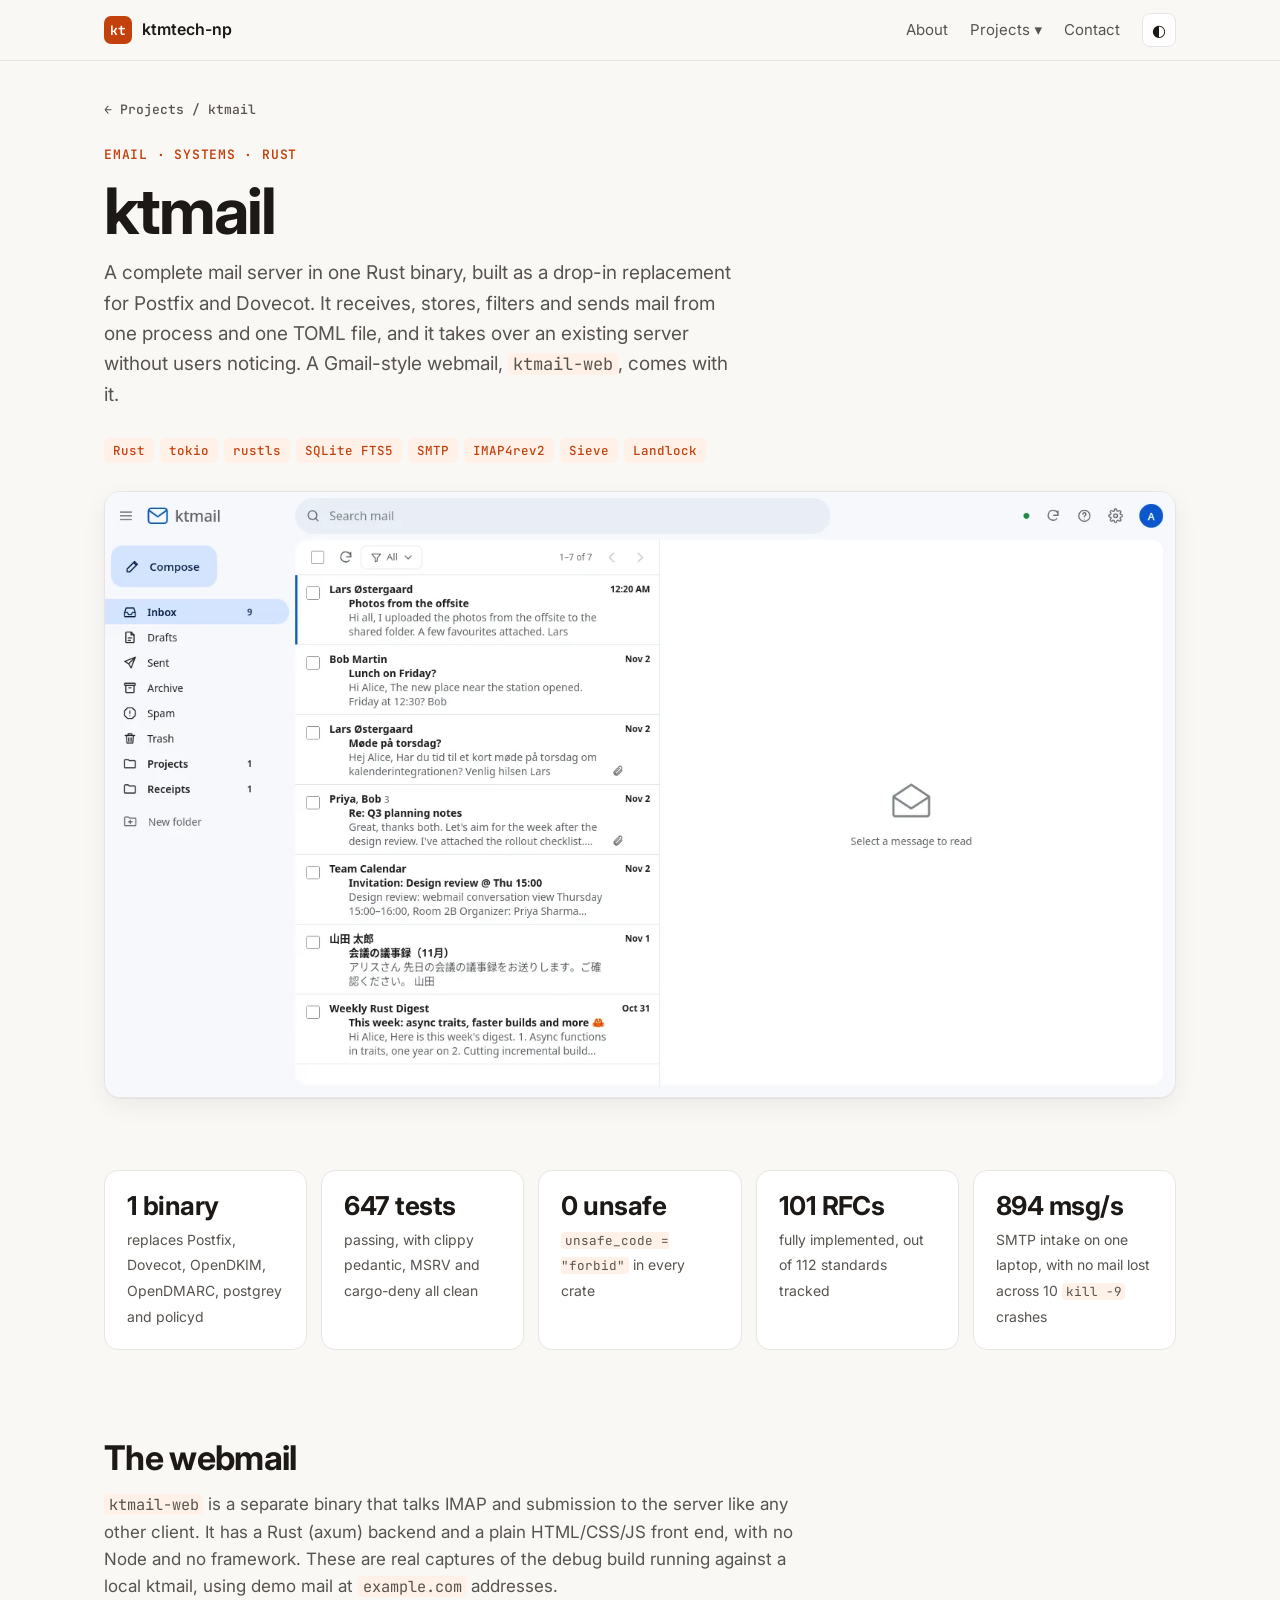
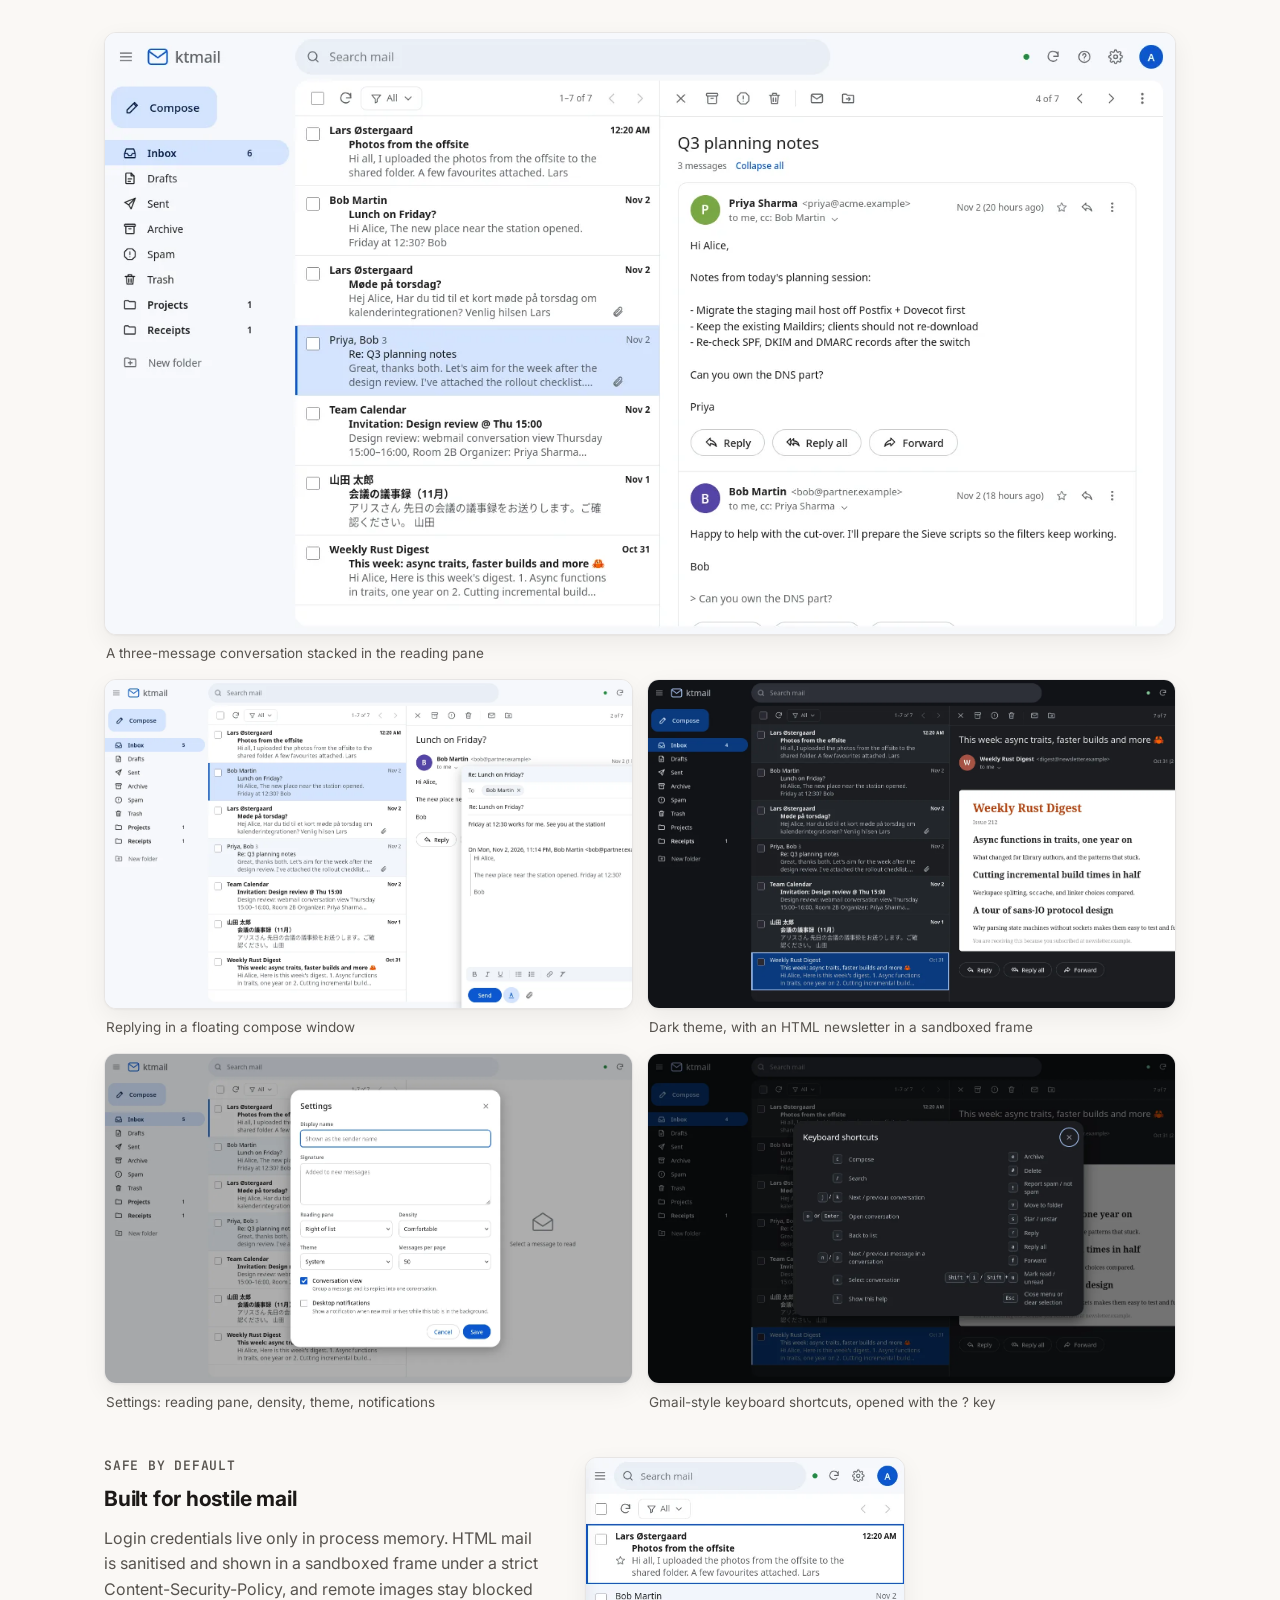
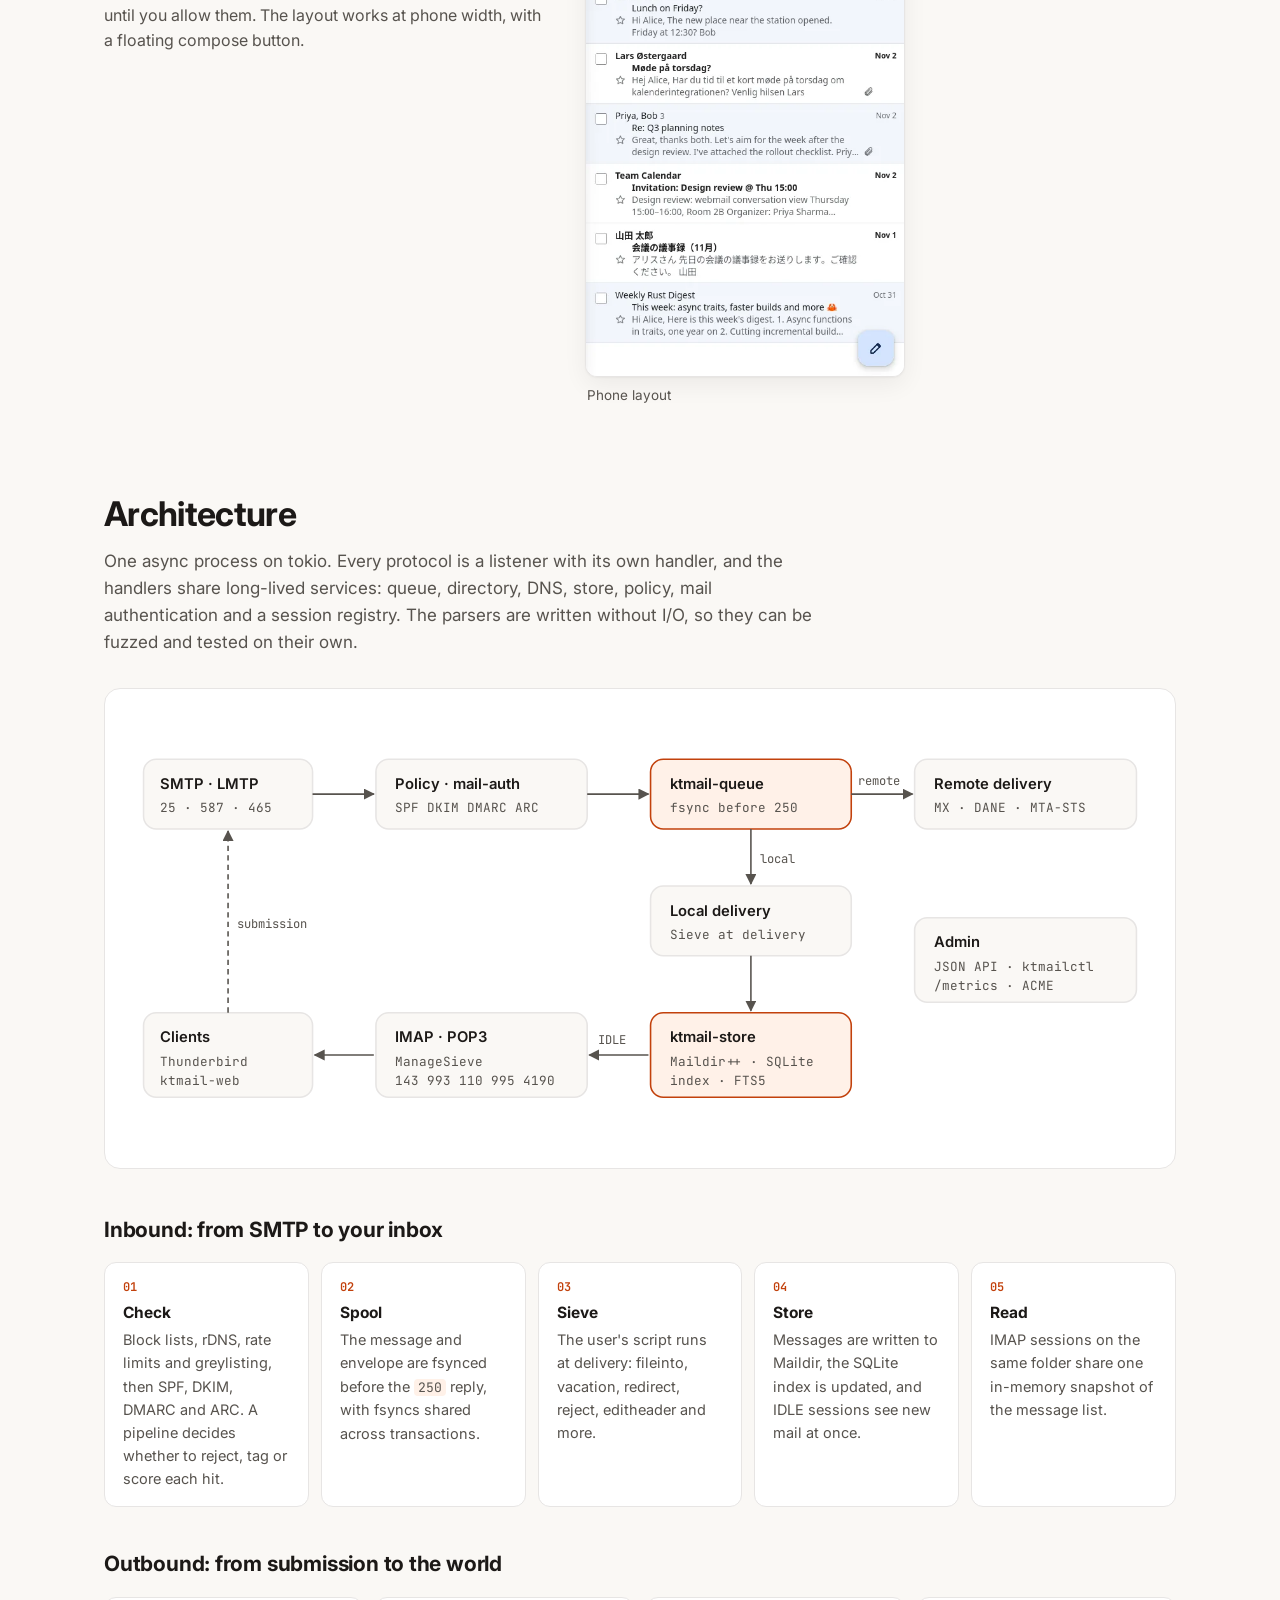
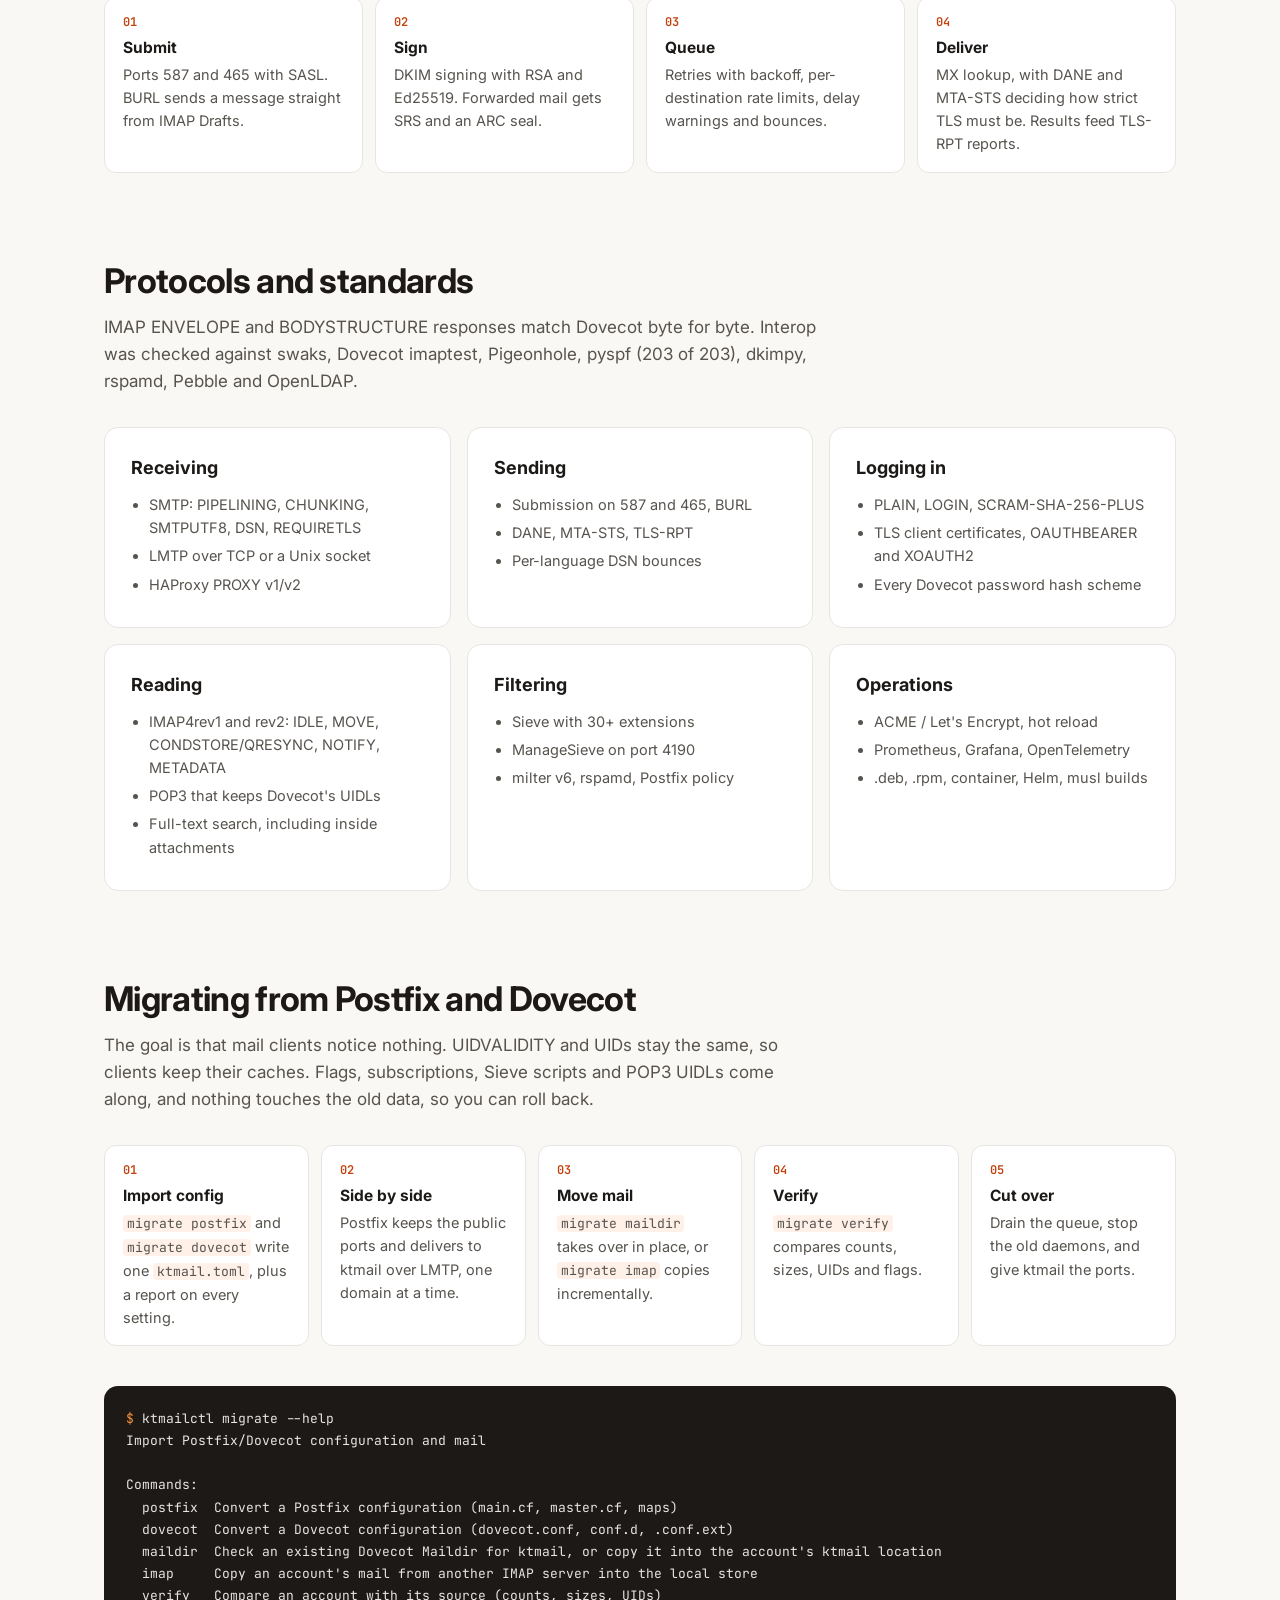
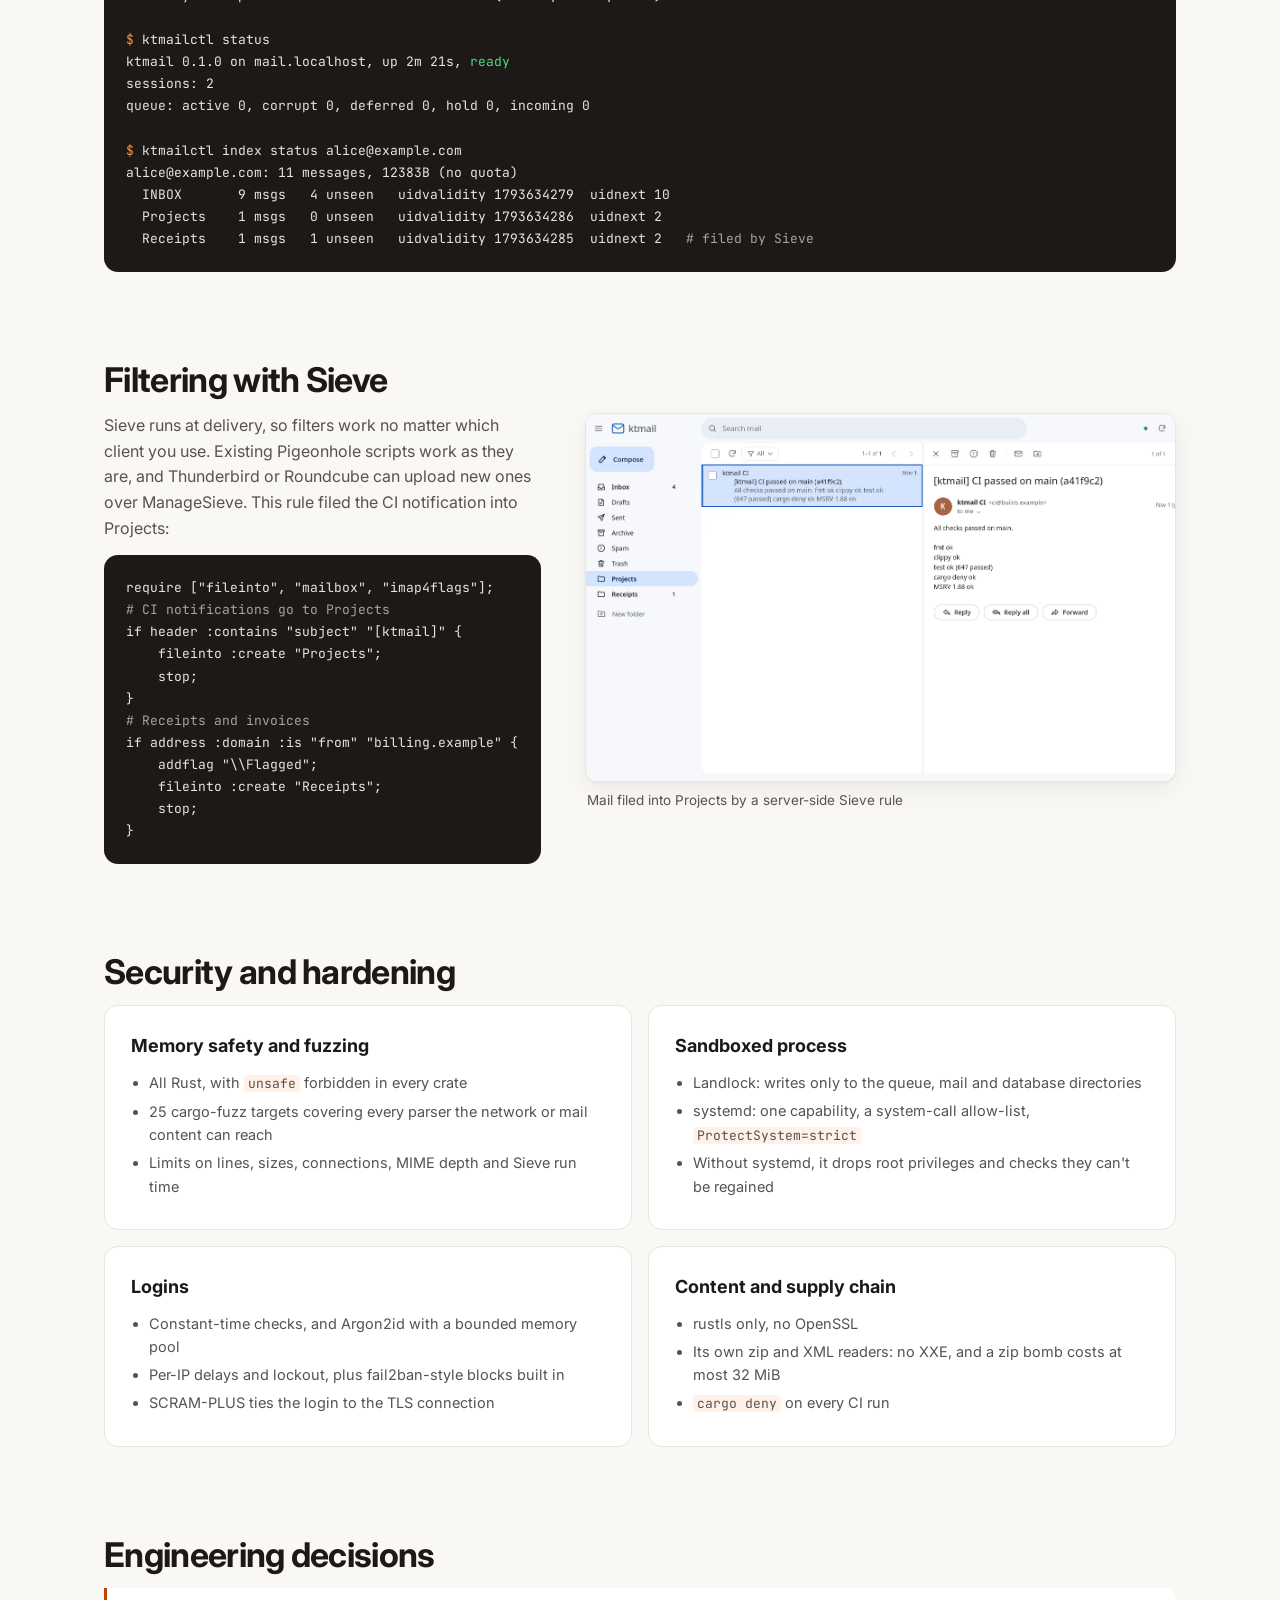
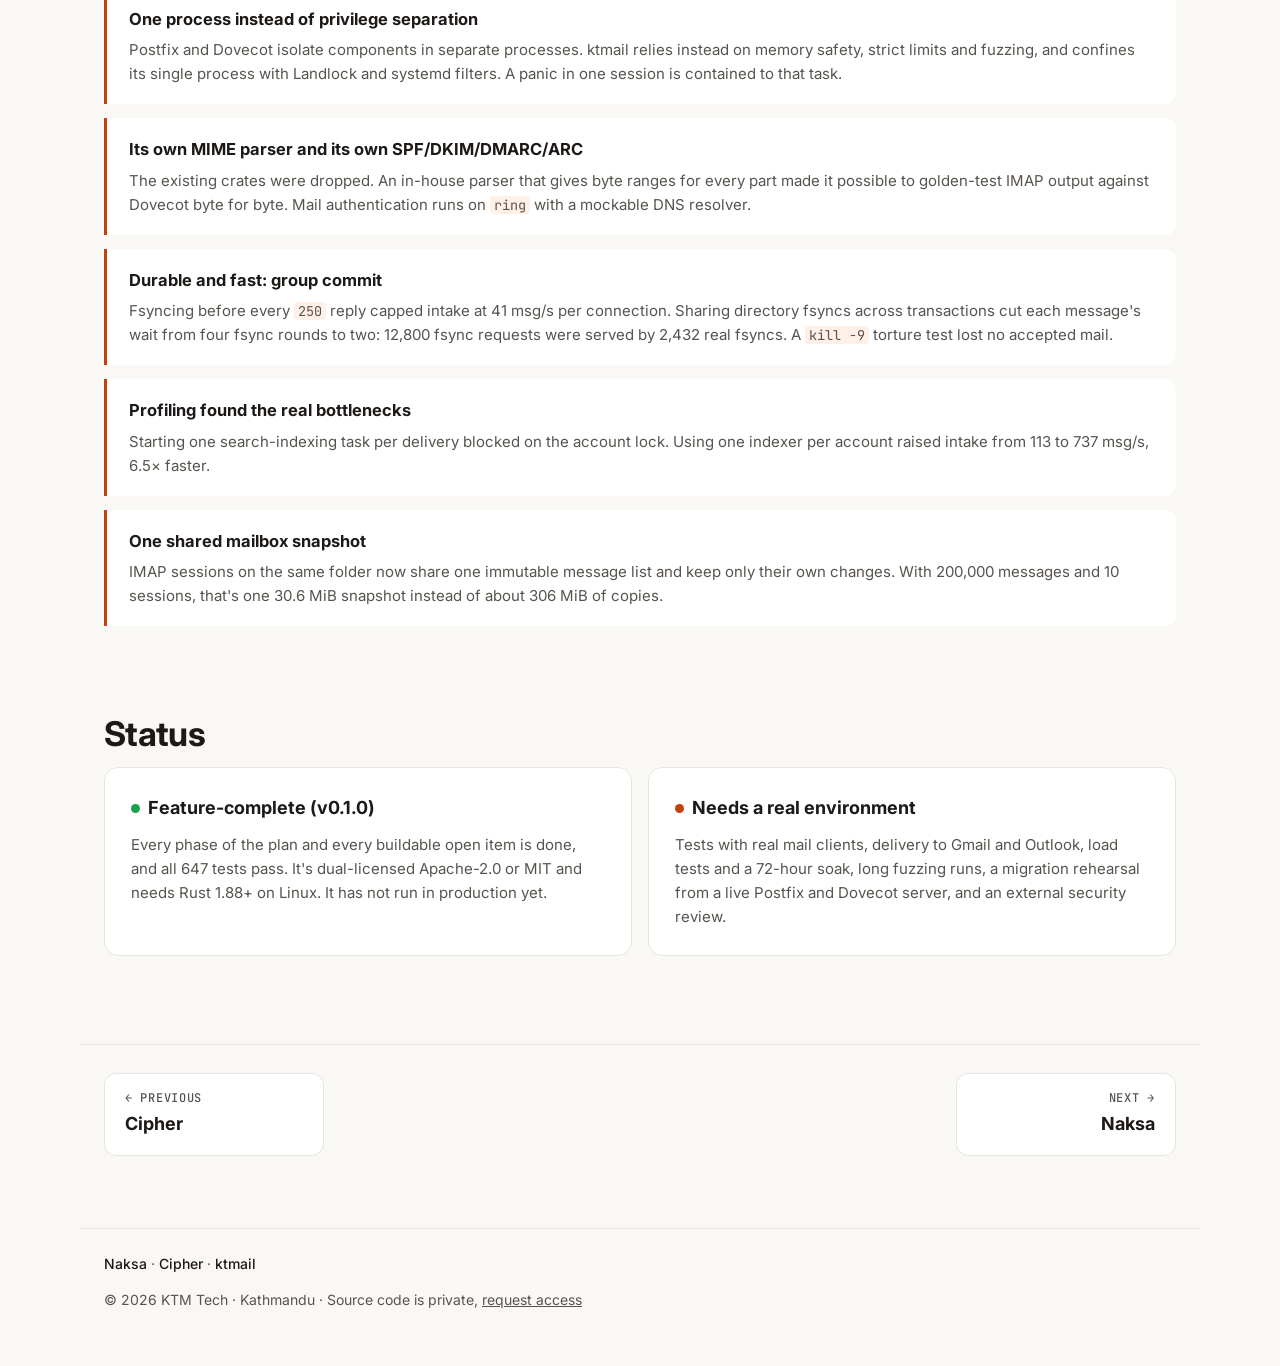
<file: ktmail.html>
<!doctype html>
<html lang="en">
<head>
  <meta charset="utf-8">
  <meta name="viewport" content="width=device-width, initial-scale=1">
  <title>ktmail — Rust Mail Server</title>
  <meta name="description" content="ktmail: a complete mail server in one Rust binary, a drop-in replacement for Postfix and Dovecot, with a Gmail-style webmail.">
  <meta property="og:title" content="ktmail — a mail server in one Rust binary">
  <meta property="og:image" content="assets/img/ktmail/inbox.webp">
  <link rel="icon" href="data:image/svg+xml,<svg xmlns='http://www.w3.org/2000/svg' viewBox='0 0 32 32'><rect width='32' height='32' rx='7' fill='%23c2410c'/><text x='16' y='22' font-family='monospace' font-size='16' font-weight='700' fill='white' text-anchor='middle'>kt</text></svg>">
  <link rel="preconnect" href="https://fonts.googleapis.com">
  <link rel="preconnect" href="https://fonts.gstatic.com" crossorigin>
  <link href="https://fonts.googleapis.com/css2?family=Inter:wght@400;500;600;700&family=JetBrains+Mono:wght@400;600&display=swap" rel="stylesheet">
  <link rel="stylesheet" href="style.css">
  <link rel="stylesheet" href="project.css">
  <style>
    .term-block .c { color: #fb923c; } .term-block .d { color: #a8a29e; } .term-block .ok { color: #4ade80; }
  </style>
</head>
<body>
  <header class="nav">
    <div class="wrap nav-inner">
      <a class="brand" href="./"><span class="logo">kt</span> ktmtech-np</a>
      <nav>
        <a href="./#about">About</a>
        <div class="dd">
          <a href="./#projects" aria-haspopup="true">Projects ▾</a>
          <div class="dd-menu">
            <a href="naksa.html"><strong>Naksa</strong><span>Nepal map &amp; land records</span></a>
            <a href="cipher.html"><strong>Cipher</strong><span>Encrypted chat &amp; calls</span></a>
            <a href="ktmail.html"><strong>ktmail</strong><span>Mail server in Rust</span></a>
          </div>
        </div>
        <a href="./#contact">Contact</a>
        <button id="theme" class="theme-btn" aria-label="Toggle dark mode">◐</button>
      </nav>
    </div>
  </header>

  <main>
    <div class="wrap crumbs"><a href="./#projects">← Projects</a> / ktmail</div>

    <section class="wrap p-hero">
      <p class="eyebrow">Email · Systems · Rust</p>
      <h1>ktmail</h1>
      <p class="lede">
        A complete mail server in one Rust binary, built as a drop-in replacement for Postfix and
        Dovecot. It receives, stores, filters and sends mail from one process and one TOML file, and it
        takes over an existing server without users noticing. A Gmail-style webmail,
        <code>ktmail-web</code>, comes with it.
      </p>
      <ul class="tags"><li>Rust</li><li>tokio</li><li>rustls</li><li>SQLite FTS5</li><li>SMTP</li><li>IMAP4rev2</li><li>Sieve</li><li>Landlock</li></ul>
      <figure class="p-cover"><img src="assets/img/ktmail/inbox.webp" alt="ktmail webmail inbox with a folder sidebar and a list of conversations, including Danish and Japanese messages"></figure>
    </section>

    <section class="wrap">
      <div class="facts">
        <div class="fact"><strong>1 binary</strong><span>replaces Postfix, Dovecot, OpenDKIM, OpenDMARC, postgrey and policyd</span></div>
        <div class="fact"><strong>647 tests</strong><span>passing, with clippy pedantic, MSRV and cargo-deny all clean</span></div>
        <div class="fact"><strong>0 unsafe</strong><span><code>unsafe_code = "forbid"</code> in every crate</span></div>
        <div class="fact"><strong>101 RFCs</strong><span>fully implemented, out of 112 standards tracked</span></div>
        <div class="fact"><strong>894 msg/s</strong><span>SMTP intake on one laptop, with no mail lost across 10 <code>kill -9</code> crashes</span></div>
      </div>
    </section>

    <!-- Webmail -->
    <section class="wrap p-section">
      <h2>The webmail</h2>
      <p class="intro">
        <code>ktmail-web</code> is a separate binary that talks IMAP and submission to the server like any other
        client. It has a Rust (axum) backend and a plain HTML/CSS/JS front end, with no Node and no framework.
        These are real captures of the debug build running against a local ktmail, using demo mail at
        <code>example.com</code> addresses.
      </p>
      <div class="gallery">
        <figure class="wide"><div class="frame"><img src="assets/img/ktmail/conversation.webp" alt="ktmail webmail showing a three-message conversation stacked on the right, with Reply, Reply all and Forward buttons" loading="lazy"></div><figcaption>A three-message conversation stacked in the reading pane</figcaption></figure>
        <figure><div class="frame"><img src="assets/img/ktmail/compose.webp" alt="A floating compose window replying to a message, with the recipient chip, quoted original, formatting toolbar and Send button" loading="lazy"></div><figcaption>Replying in a floating compose window</figcaption></figure>
        <figure><div class="frame"><img src="assets/img/ktmail/dark-html.webp" alt="ktmail webmail in dark mode displaying an HTML newsletter inside a sandboxed frame" loading="lazy"></div><figcaption>Dark theme, with an HTML newsletter in a sandboxed frame</figcaption></figure>
        <figure><div class="frame"><img src="assets/img/ktmail/settings.webp" alt="Webmail settings dialog with display name, signature, reading pane, density, theme and notification options" loading="lazy"></div><figcaption>Settings: reading pane, density, theme, notifications</figcaption></figure>
        <figure><div class="frame"><img src="assets/img/ktmail/shortcuts.webp" alt="Dark dialog listing keyboard shortcuts such as c for compose, / for search, j and k to move, e to archive" loading="lazy"></div><figcaption>Gmail-style keyboard shortcuts, opened with the ? key</figcaption></figure>
      </div>
      <div class="feature" style="margin-top:44px;margin-bottom:0">
        <div class="feature-text">
          <p class="kicker">Safe by default</p>
          <h3>Built for hostile mail</h3>
          <p>Login credentials live only in process memory. HTML mail is sanitised and shown in a sandboxed frame under a strict Content-Security-Policy, and remote images stay blocked until you allow them. The layout works at phone width, with a floating compose button.</p>
        </div>
        <div class="gallery one natural" style="max-width:320px">
          <figure><div class="frame"><img src="assets/img/ktmail/mobile.webp" alt="The webmail inbox at phone width with search, message list with stars, and a round floating compose button" loading="lazy"></div><figcaption>Phone layout</figcaption></figure>
        </div>
      </div>
    </section>

    <!-- Architecture -->
    <section class="wrap p-section">
      <h2>Architecture</h2>
      <p class="intro">
        One async process on tokio. Every protocol is a listener with its own handler, and the handlers share
        long-lived services: queue, directory, DNS, store, policy, mail authentication and a session registry.
        The parsers are written without I/O, so they can be fuzzed and tested on their own.
      </p>
      <div class="arch">
        <svg viewBox="0 0 960 400" role="img" aria-label="ktmail architecture: SMTP and LMTP listeners pass mail through policy and mail-authentication checks into the queue, then delivery with Sieve into the store. IMAP, POP3 and ManageSieve read from the store. Remote delivery goes out with DANE and MTA-STS. An admin API and the webmail sit alongside.">
          <defs><marker id="arrow" viewBox="0 0 10 10" refX="9" refY="5" markerWidth="7" markerHeight="7" orient="auto-start-reverse"><path d="M0,0 L10,5 L0,10 z"/></marker></defs>
          <g class="n"><rect x="10" y="40" width="160" height="66" rx="12"/><text x="26" y="68">SMTP · LMTP</text><text class="s" x="26" y="90">25 · 587 · 465</text></g>
          <g class="n"><rect x="230" y="40" width="200" height="66" rx="12"/><text x="248" y="68">Policy · mail-auth</text><text class="s" x="248" y="90">SPF DKIM DMARC ARC</text></g>
          <g class="n hl"><rect x="490" y="40" width="190" height="66" rx="12"/><text x="508" y="68">ktmail-queue</text><text class="s" x="508" y="90">fsync before 250</text></g>
          <g class="n"><rect x="740" y="40" width="210" height="66" rx="12"/><text x="758" y="68">Remote delivery</text><text class="s" x="758" y="90">MX · DANE · MTA-STS</text></g>
          <g class="n"><rect x="490" y="160" width="190" height="66" rx="12"/><text x="508" y="188">Local delivery</text><text class="s" x="508" y="210">Sieve at delivery</text></g>
          <g class="n hl"><rect x="490" y="280" width="190" height="80" rx="12"/><text x="508" y="308">ktmail-store</text><text class="s" x="508" y="330">Maildir++ · SQLite</text><text class="s" x="508" y="348">index · FTS5</text></g>
          <g class="n"><rect x="230" y="280" width="200" height="80" rx="12"/><text x="248" y="308">IMAP · POP3</text><text class="s" x="248" y="330">ManageSieve</text><text class="s" x="248" y="348">143 993 110 995 4190</text></g>
          <g class="n"><rect x="10" y="280" width="160" height="80" rx="12"/><text x="26" y="308">Clients</text><text class="s" x="26" y="330">Thunderbird</text><text class="s" x="26" y="348">ktmail-web</text></g>
          <g class="n"><rect x="740" y="190" width="210" height="80" rx="12"/><text x="758" y="218">Admin</text><text class="s" x="758" y="240">JSON API · ktmailctl</text><text class="s" x="758" y="258">/metrics · ACME</text></g>
          <path class="e" d="M170,73 L228,73"/>
          <path class="e" d="M430,73 L488,73"/>
          <path class="e" d="M680,73 L738,73"/><text class="lbl" x="686" y="64">remote</text>
          <path class="e" d="M585,106 L585,158"/><text class="lbl" x="594" y="138">local</text>
          <path class="e" d="M585,226 L585,278"/>
          <path class="e" d="M488,320 L432,320"/><text class="lbl" x="440" y="310">IDLE</text>
          <path class="e" d="M228,320 L172,320"/>
          <path class="e dash" d="M90,280 C90,200 90,150 90,108"/><text class="lbl" x="98" y="200">submission</text>
        </svg>
      </div>

      <h3 style="margin-top:44px">Inbound: from SMTP to your inbox</h3>
      <ol class="flow five" style="margin-top:16px">
        <li><strong>Check</strong>Block lists, rDNS, rate limits and greylisting, then SPF, DKIM, DMARC and ARC. A pipeline decides whether to reject, tag or score each hit.</li>
        <li><strong>Spool</strong>The message and envelope are fsynced before the <code>250</code> reply, with fsyncs shared across transactions.</li>
        <li><strong>Sieve</strong>The user's script runs at delivery: fileinto, vacation, redirect, reject, editheader and more.</li>
        <li><strong>Store</strong>Messages are written to Maildir, the SQLite index is updated, and IDLE sessions see new mail at once.</li>
        <li><strong>Read</strong>IMAP sessions on the same folder share one in-memory snapshot of the message list.</li>
      </ol>
      <h3>Outbound: from submission to the world</h3>
      <ol class="flow four" style="margin-top:16px">
        <li><strong>Submit</strong>Ports 587 and 465 with SASL. BURL sends a message straight from IMAP Drafts.</li>
        <li><strong>Sign</strong>DKIM signing with RSA and Ed25519. Forwarded mail gets SRS and an ARC seal.</li>
        <li><strong>Queue</strong>Retries with backoff, per-destination rate limits, delay warnings and bounces.</li>
        <li><strong>Deliver</strong>MX lookup, with DANE and MTA-STS deciding how strict TLS must be. Results feed TLS-RPT reports.</li>
      </ol>
    </section>

    <!-- Protocols -->
    <section class="wrap p-section">
      <h2>Protocols and standards</h2>
      <p class="intro">IMAP ENVELOPE and BODYSTRUCTURE responses match Dovecot byte for byte. Interop was checked against swaks, Dovecot imaptest, Pigeonhole, pyspf (203 of 203), dkimpy, rspamd, Pebble and OpenLDAP.</p>
      <div class="cols three">
        <div class="card"><h4>Receiving</h4><ul><li>SMTP: PIPELINING, CHUNKING, SMTPUTF8, DSN, REQUIRETLS</li><li>LMTP over TCP or a Unix socket</li><li>HAProxy PROXY v1/v2</li></ul></div>
        <div class="card"><h4>Sending</h4><ul><li>Submission on 587 and 465, BURL</li><li>DANE, MTA-STS, TLS-RPT</li><li>Per-language DSN bounces</li></ul></div>
        <div class="card"><h4>Logging in</h4><ul><li>PLAIN, LOGIN, SCRAM-SHA-256-PLUS</li><li>TLS client certificates, OAUTHBEARER and XOAUTH2</li><li>Every Dovecot password hash scheme</li></ul></div>
        <div class="card"><h4>Reading</h4><ul><li>IMAP4rev1 and rev2: IDLE, MOVE, CONDSTORE/QRESYNC, NOTIFY, METADATA</li><li>POP3 that keeps Dovecot's UIDLs</li><li>Full-text search, including inside attachments</li></ul></div>
        <div class="card"><h4>Filtering</h4><ul><li>Sieve with 30+ extensions</li><li>ManageSieve on port 4190</li><li>milter v6, rspamd, Postfix policy</li></ul></div>
        <div class="card"><h4>Operations</h4><ul><li>ACME / Let's Encrypt, hot reload</li><li>Prometheus, Grafana, OpenTelemetry</li><li>.deb, .rpm, container, Helm, musl builds</li></ul></div>
      </div>
    </section>

    <!-- Migration -->
    <section class="wrap p-section">
      <h2>Migrating from Postfix and Dovecot</h2>
      <p class="intro">The goal is that mail clients notice nothing. UIDVALIDITY and UIDs stay the same, so clients keep their caches. Flags, subscriptions, Sieve scripts and POP3 UIDLs come along, and nothing touches the old data, so you can roll back.</p>
      <ol class="flow five">
        <li><strong>Import config</strong><code>migrate postfix</code> and <code>migrate dovecot</code> write one <code>ktmail.toml</code>, plus a report on every setting.</li>
        <li><strong>Side by side</strong>Postfix keeps the public ports and delivers to ktmail over LMTP, one domain at a time.</li>
        <li><strong>Move mail</strong><code>migrate maildir</code> takes over in place, or <code>migrate imap</code> copies incrementally.</li>
        <li><strong>Verify</strong><code>migrate verify</code> compares counts, sizes, UIDs and flags.</li>
        <li><strong>Cut over</strong>Drain the queue, stop the old daemons, and give ktmail the ports.</li>
      </ol>
<pre class="term-block"><span class="c">$</span> ktmailctl migrate --help
Import Postfix/Dovecot configuration and mail

Commands:
  postfix  Convert a Postfix configuration (main.cf, master.cf, maps)
  dovecot  Convert a Dovecot configuration (dovecot.conf, conf.d, .conf.ext)
  maildir  Check an existing Dovecot Maildir for ktmail, or copy it into the account's ktmail location
  imap     Copy an account's mail from another IMAP server into the local store
  verify   Compare an account with its source (counts, sizes, UIDs)

<span class="c">$</span> ktmailctl status
ktmail 0.1.0 on mail.localhost, up 2m 21s, <span class="ok">ready</span>
sessions: 2
queue: active 0, corrupt 0, deferred 0, hold 0, incoming 0

<span class="c">$</span> ktmailctl index status alice@example.com
alice@example.com: 11 messages, 12383B (no quota)
  INBOX       9 msgs   4 unseen   uidvalidity 1793634279  uidnext 10
  Projects    1 msgs   0 unseen   uidvalidity 1793634286  uidnext 2
  Receipts    1 msgs   1 unseen   uidvalidity 1793634285  uidnext 2   <span class="d"># filed by Sieve</span></pre>
    </section>

    <!-- Sieve -->
    <section class="wrap p-section">
      <h2>Filtering with Sieve</h2>
      <div class="feature" style="margin-bottom:0">
        <div class="feature-text">
          <p>Sieve runs at delivery, so filters work no matter which client you use. Existing Pigeonhole scripts work as they are, and Thunderbird or Roundcube can upload new ones over ManageSieve. This rule filed the CI notification into Projects:</p>
<pre class="term-block">require ["fileinto", "mailbox", "imap4flags"];
<span class="d"># CI notifications go to Projects</span>
if header :contains "subject" "[ktmail]" {
    fileinto :create "Projects";
    stop;
}
<span class="d"># Receipts and invoices</span>
if address :domain :is "from" "billing.example" {
    addflag "\\Flagged";
    fileinto :create "Receipts";
    stop;
}</pre>
        </div>
        <div class="gallery one">
          <figure><div class="frame"><img src="assets/img/ktmail/projects.webp" alt="The Projects folder containing a CI notification that a Sieve rule filed there on delivery" loading="lazy"></div><figcaption>Mail filed into Projects by a server-side Sieve rule</figcaption></figure>
        </div>
      </div>
    </section>

    <!-- Security -->
    <section class="wrap p-section">
      <h2>Security and hardening</h2>
      <div class="cols">
        <div class="card"><h4>Memory safety and fuzzing</h4><ul><li>All Rust, with <code>unsafe</code> forbidden in every crate</li><li>25 cargo-fuzz targets covering every parser the network or mail content can reach</li><li>Limits on lines, sizes, connections, MIME depth and Sieve run time</li></ul></div>
        <div class="card"><h4>Sandboxed process</h4><ul><li>Landlock: writes only to the queue, mail and database directories</li><li>systemd: one capability, a system-call allow-list, <code>ProtectSystem=strict</code></li><li>Without systemd, it drops root privileges and checks they can't be regained</li></ul></div>
        <div class="card"><h4>Logins</h4><ul><li>Constant-time checks, and Argon2id with a bounded memory pool</li><li>Per-IP delays and lockout, plus fail2ban-style blocks built in</li><li>SCRAM-PLUS ties the login to the TLS connection</li></ul></div>
        <div class="card"><h4>Content and supply chain</h4><ul><li>rustls only, no OpenSSL</li><li>Its own zip and XML readers: no XXE, and a zip bomb costs at most 32&nbsp;MiB</li><li><code>cargo deny</code> on every CI run</li></ul></div>
      </div>
    </section>

    <!-- Decisions -->
    <section class="wrap p-section">
      <h2>Engineering decisions</h2>
      <div class="decisions">
        <div class="decision"><h4>One process instead of privilege separation</h4><p>Postfix and Dovecot isolate components in separate processes. ktmail relies instead on memory safety, strict limits and fuzzing, and confines its single process with Landlock and systemd filters. A panic in one session is contained to that task.</p></div>
        <div class="decision"><h4>Its own MIME parser and its own SPF/DKIM/DMARC/ARC</h4><p>The existing crates were dropped. An in-house parser that gives byte ranges for every part made it possible to golden-test IMAP output against Dovecot byte for byte. Mail authentication runs on <code>ring</code> with a mockable DNS resolver.</p></div>
        <div class="decision"><h4>Durable and fast: group commit</h4><p>Fsyncing before every <code>250</code> reply capped intake at 41&nbsp;msg/s per connection. Sharing directory fsyncs across transactions cut each message's wait from four fsync rounds to two: 12,800 fsync requests were served by 2,432 real fsyncs. A <code>kill -9</code> torture test lost no accepted mail.</p></div>
        <div class="decision"><h4>Profiling found the real bottlenecks</h4><p>Starting one search-indexing task per delivery blocked on the account lock. Using one indexer per account raised intake from 113 to 737&nbsp;msg/s, 6.5× faster.</p></div>
        <div class="decision"><h4>One shared mailbox snapshot</h4><p>IMAP sessions on the same folder now share one immutable message list and keep only their own changes. With 200,000 messages and 10 sessions, that's one 30.6&nbsp;MiB snapshot instead of about 306&nbsp;MiB of copies.</p></div>
      </div>
    </section>

    <section class="wrap p-section">
      <h2>Status</h2>
      <div class="status">
        <div class="card"><h4><span class="dot"></span> Feature-complete (v0.1.0)</h4><p>Every phase of the plan and every buildable open item is done, and all 647 tests pass. It's dual-licensed Apache-2.0 or MIT and needs Rust 1.88+ on Linux. It has not run in production yet.</p></div>
        <div class="card"><h4><span class="dot open"></span> Needs a real environment</h4><p>Tests with real mail clients, delivery to Gmail and Outlook, load tests and a 72-hour soak, long fuzzing runs, a migration rehearsal from a live Postfix and Dovecot server, and an external security review.</p></div>
      </div>
    </section>

    <div class="wrap next-project">
      <a href="cipher.html"><small>← Previous</small><strong>Cipher</strong></a>
      <a class="r" href="naksa.html"><small>Next →</small><strong>Naksa</strong></a>
    </div>
  </main>

  <footer class="wrap footer">
    <p class="foot-links"><a href="naksa.html">Naksa</a> · <a href="cipher.html">Cipher</a> · <a href="ktmail.html">ktmail</a></p>
    <p>© <span id="year">2026</span> KTM Tech · Kathmandu · Source code is private, <a href="private.html?repo=ktmail">request access</a></p>
  </footer>
  <script src="site.js"></script>
</body>
</html>
</file>
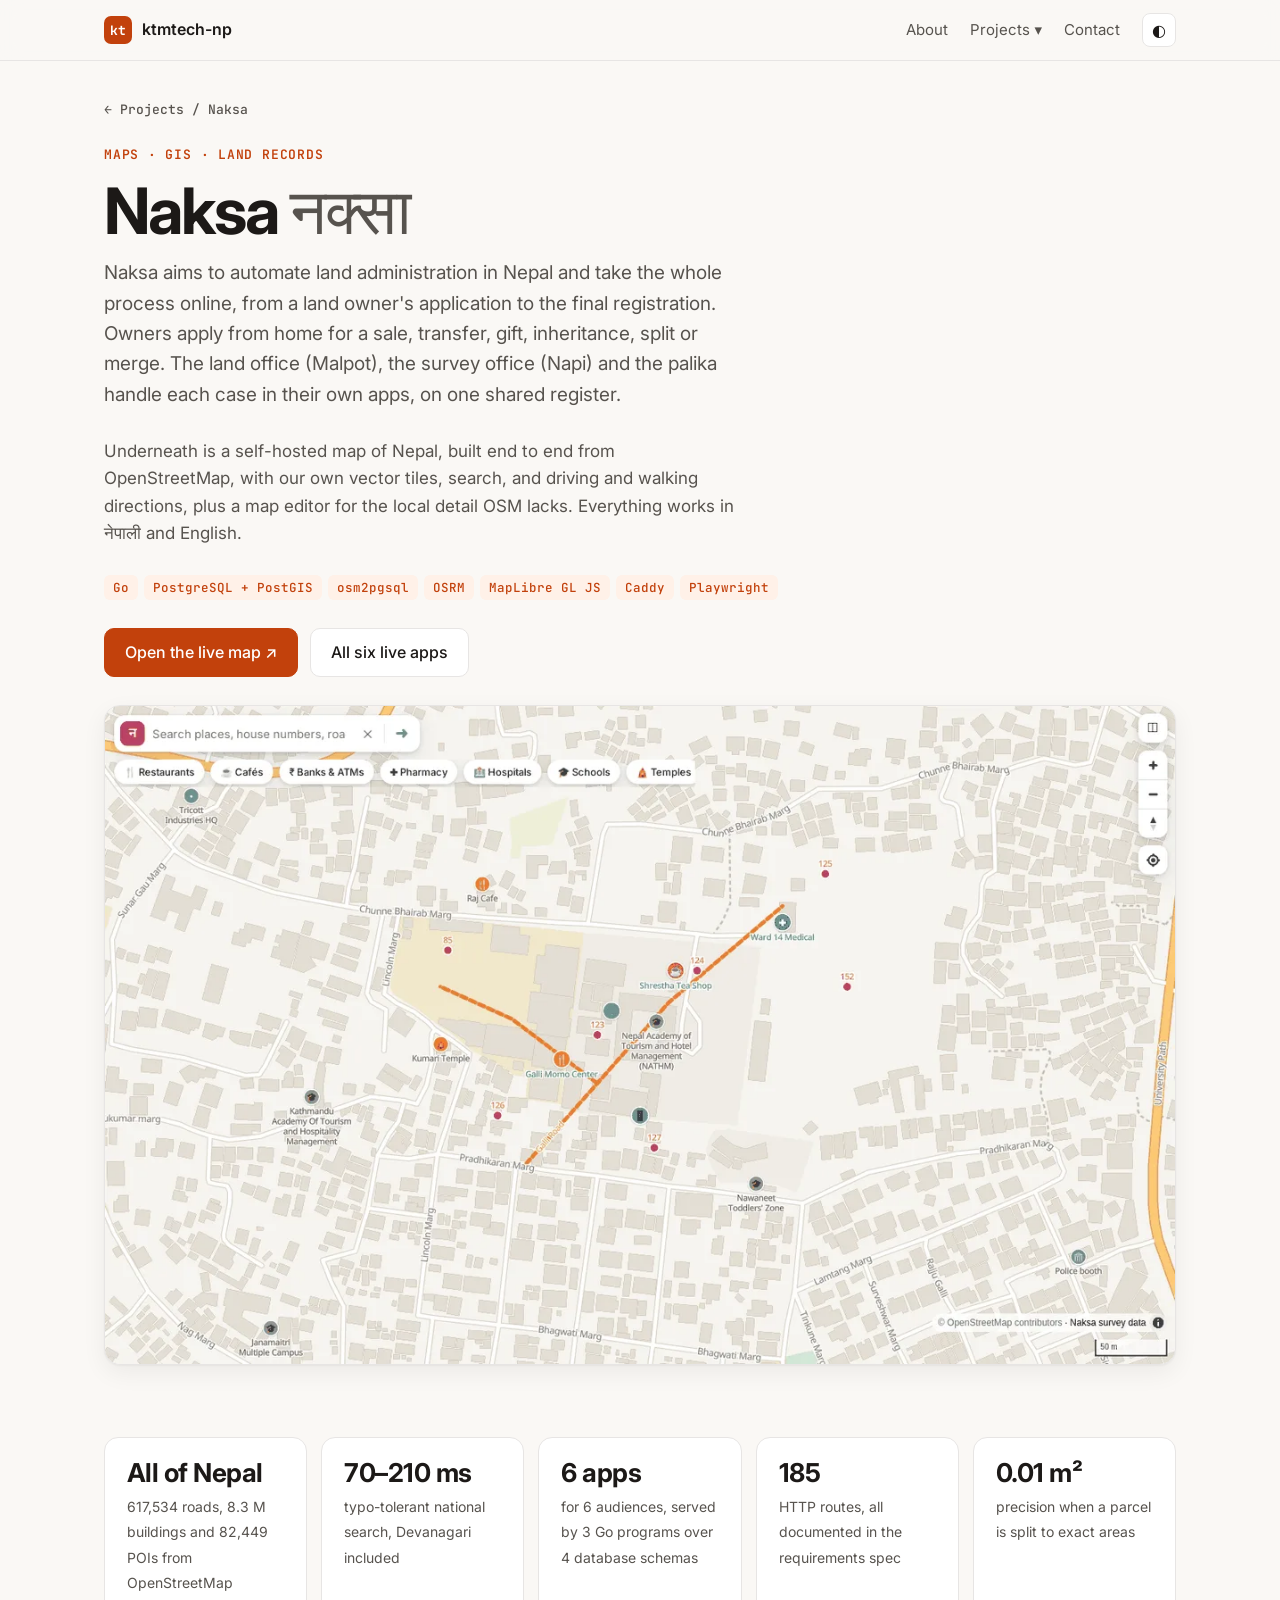
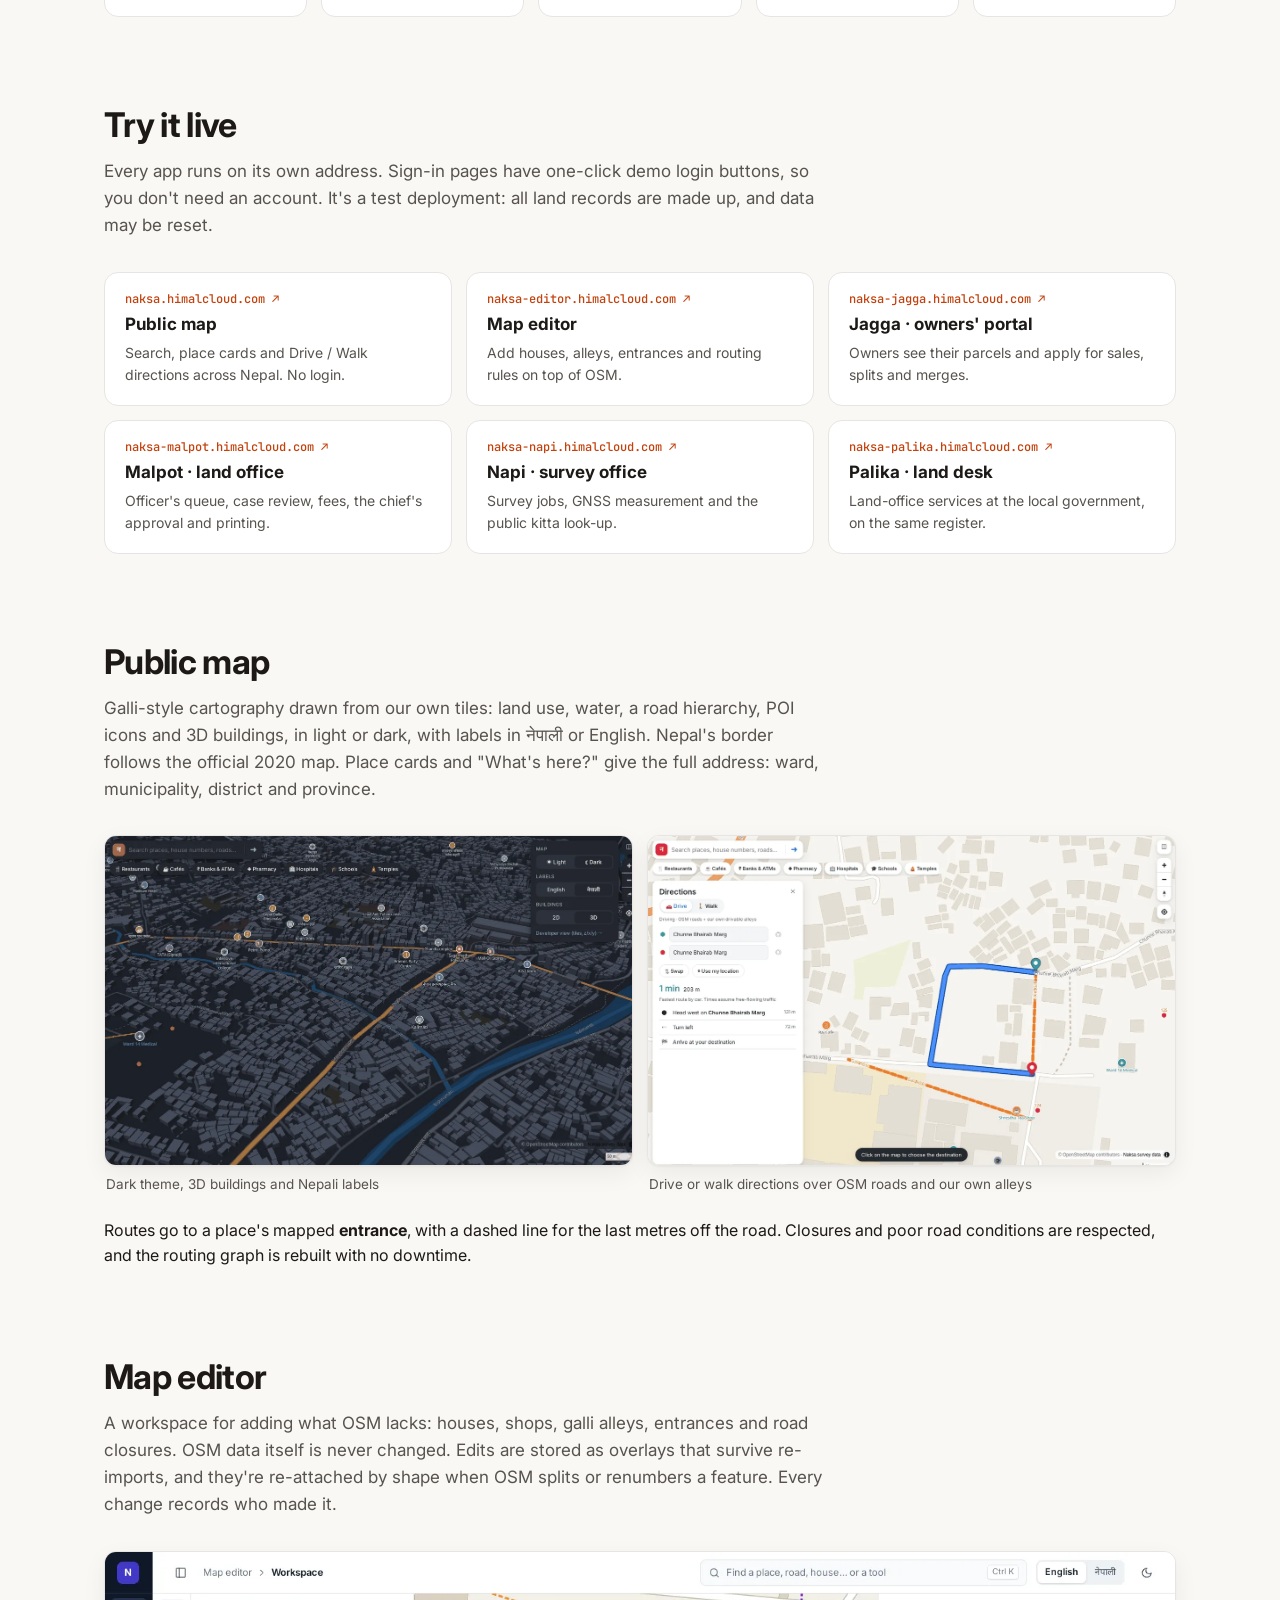
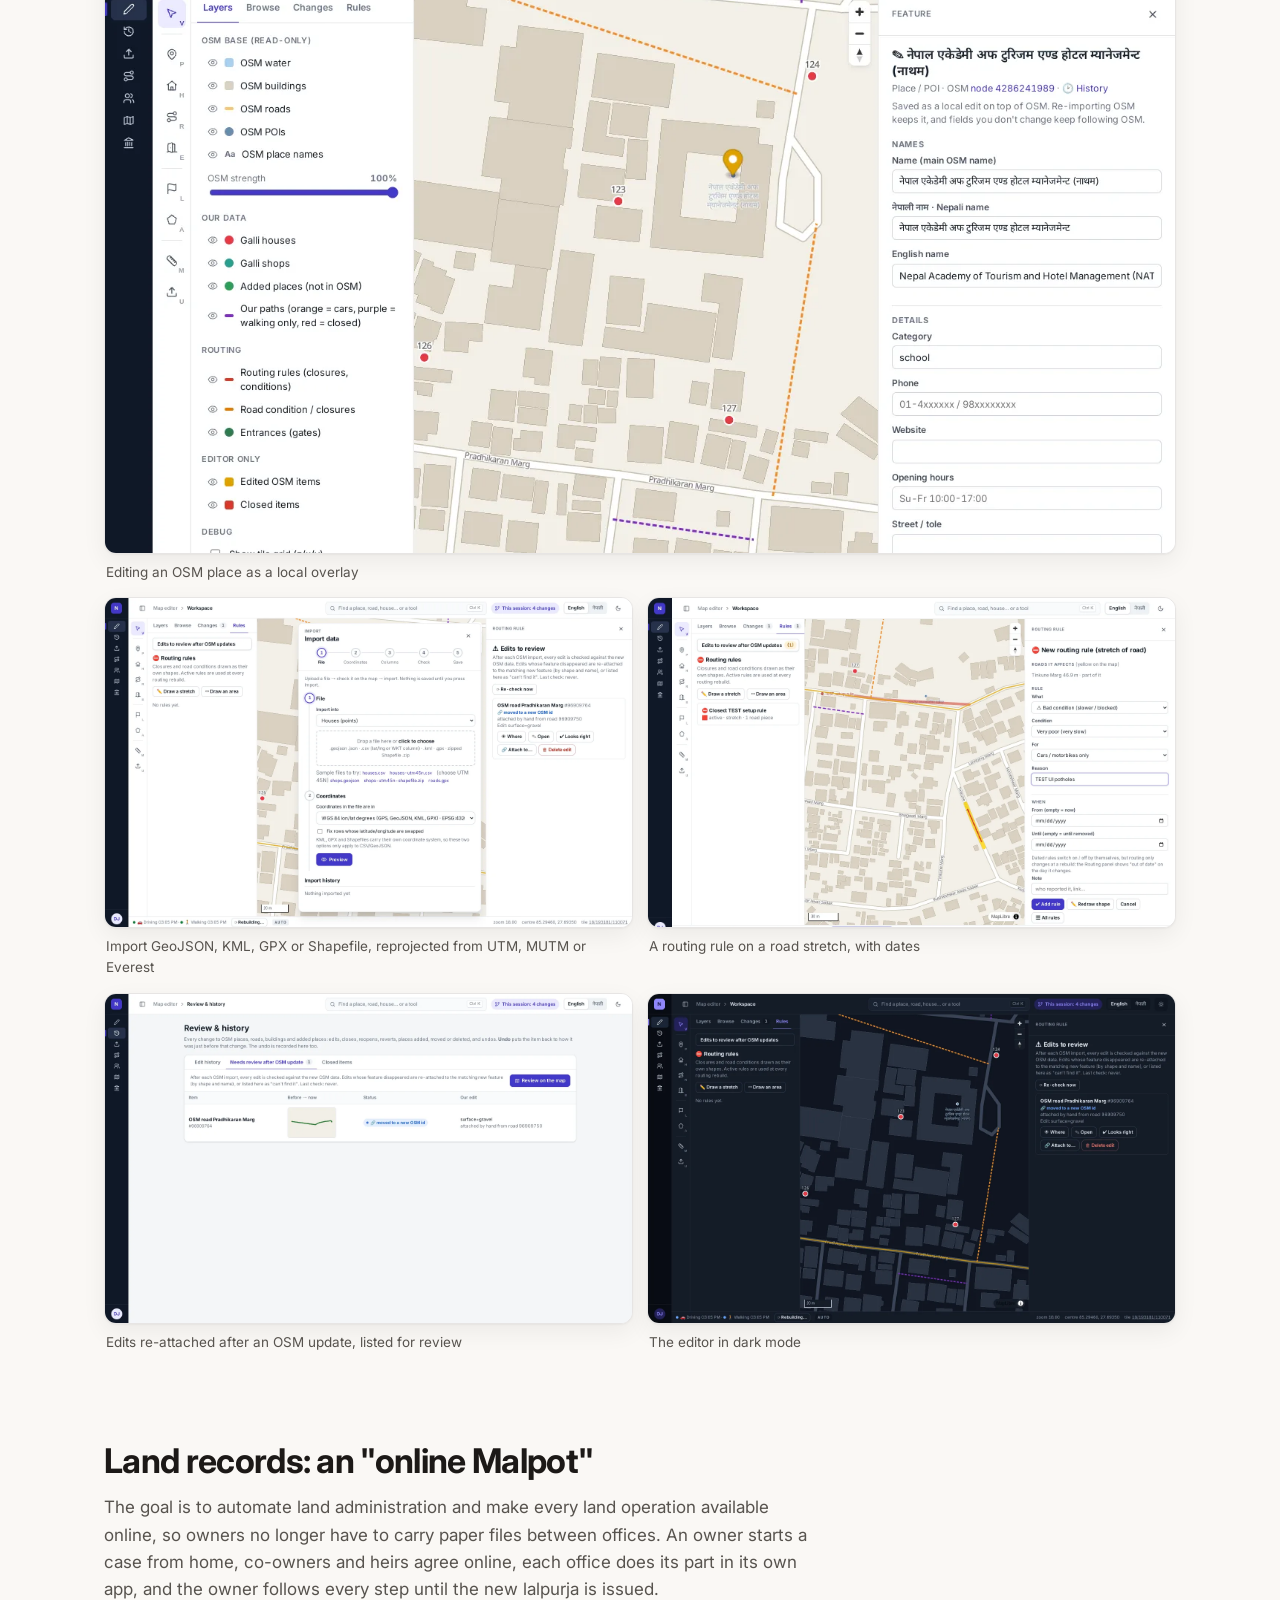
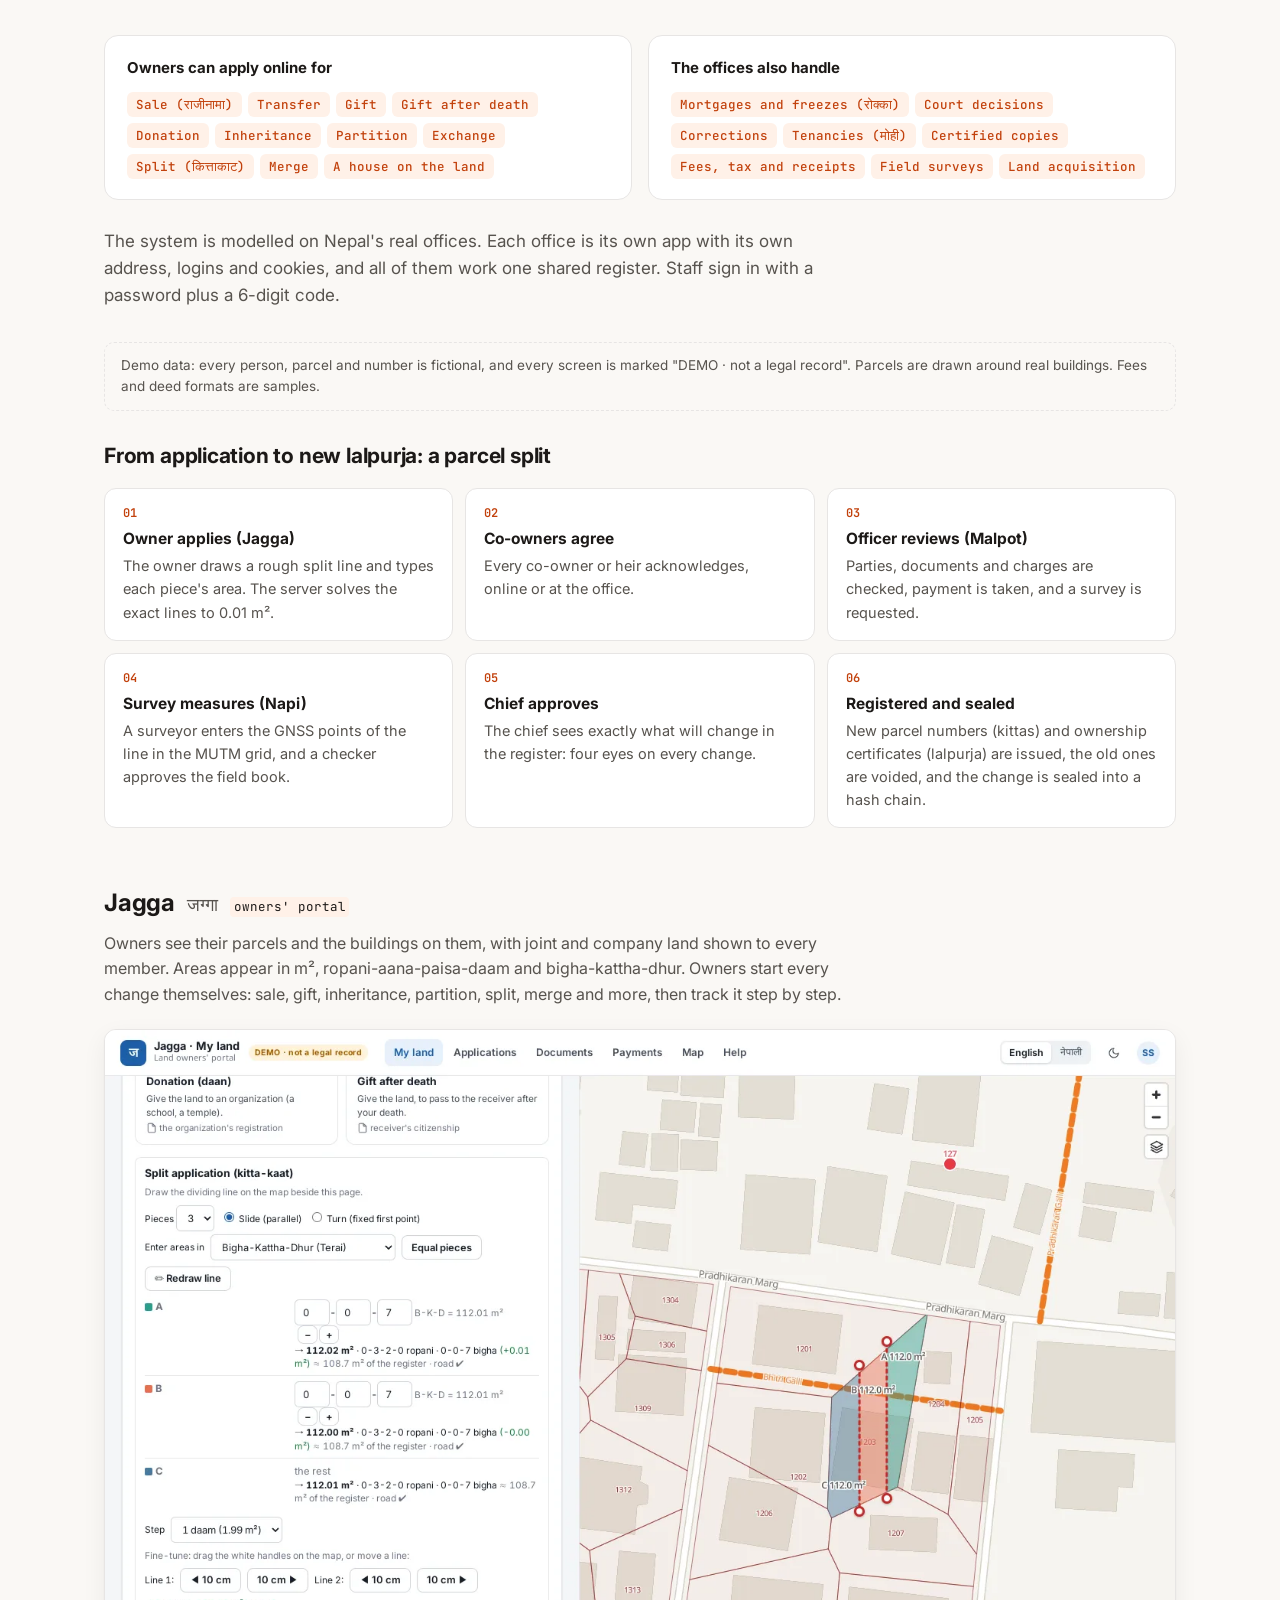
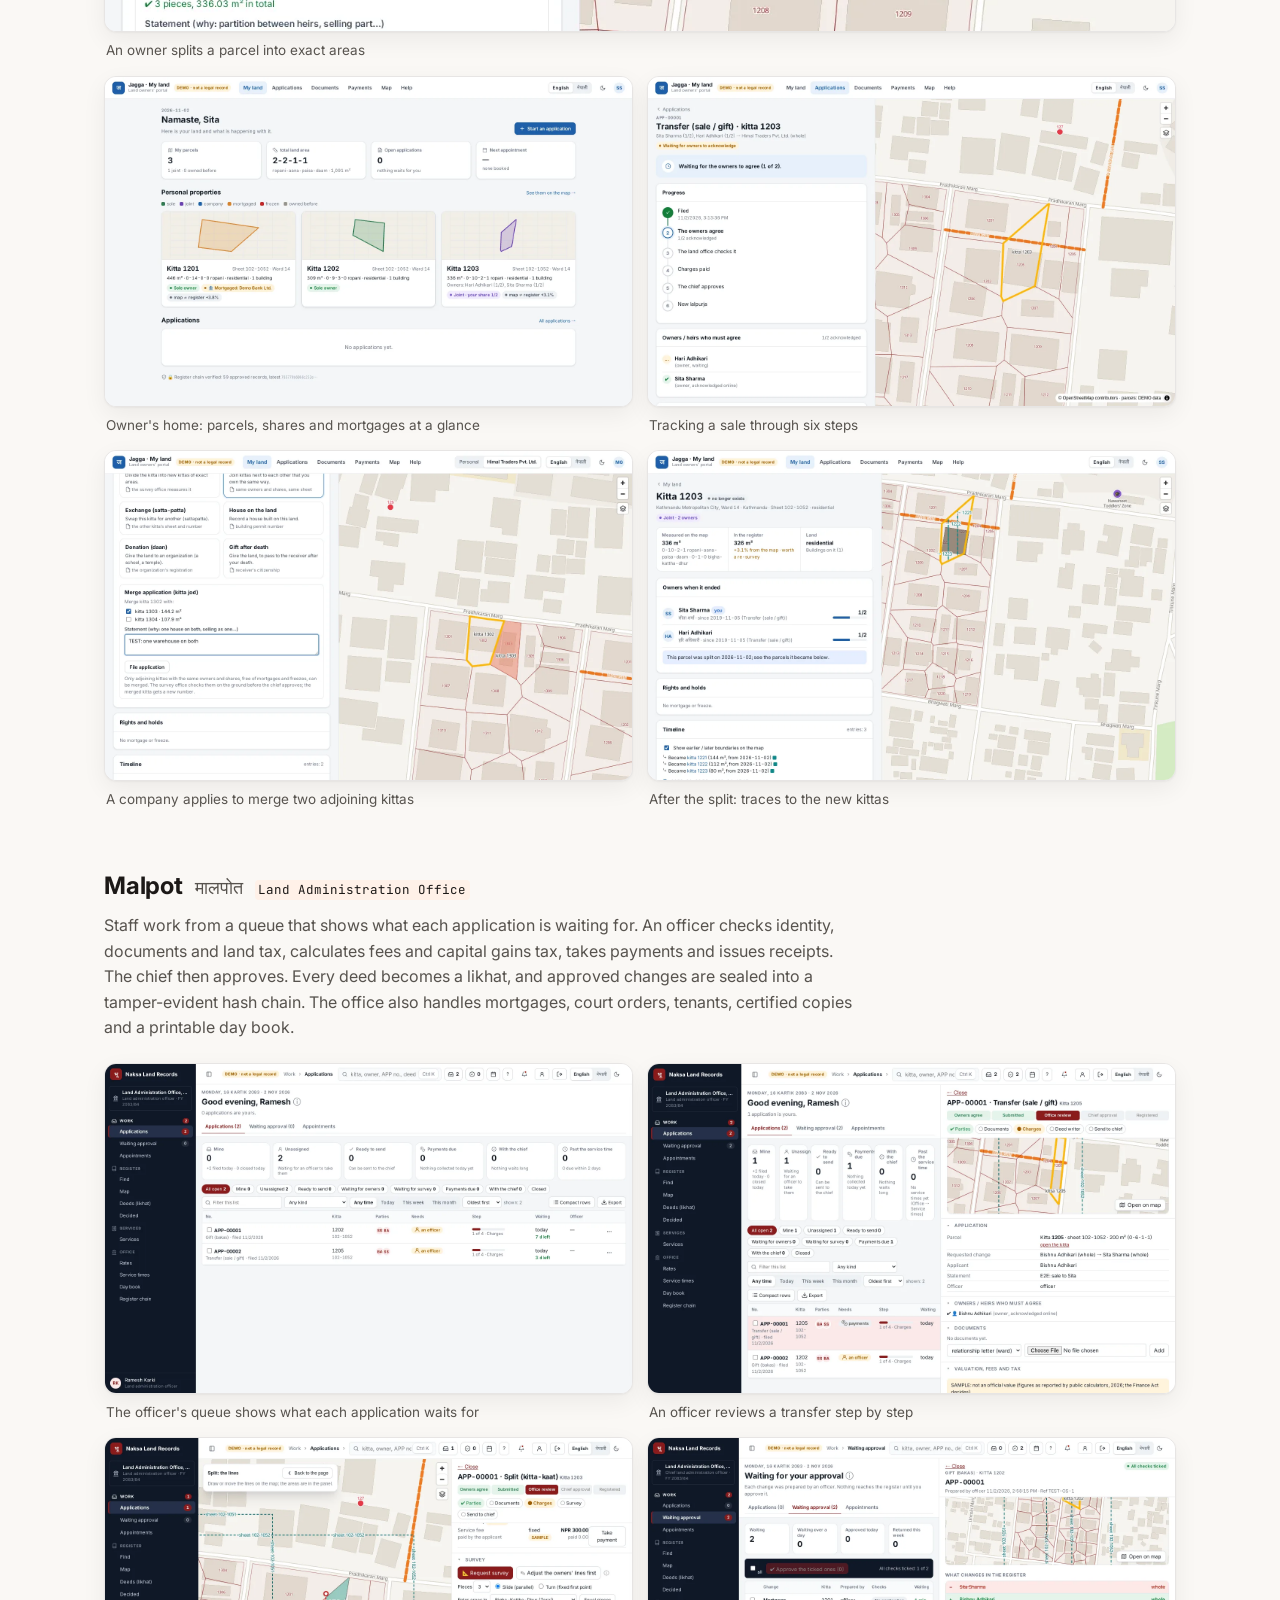
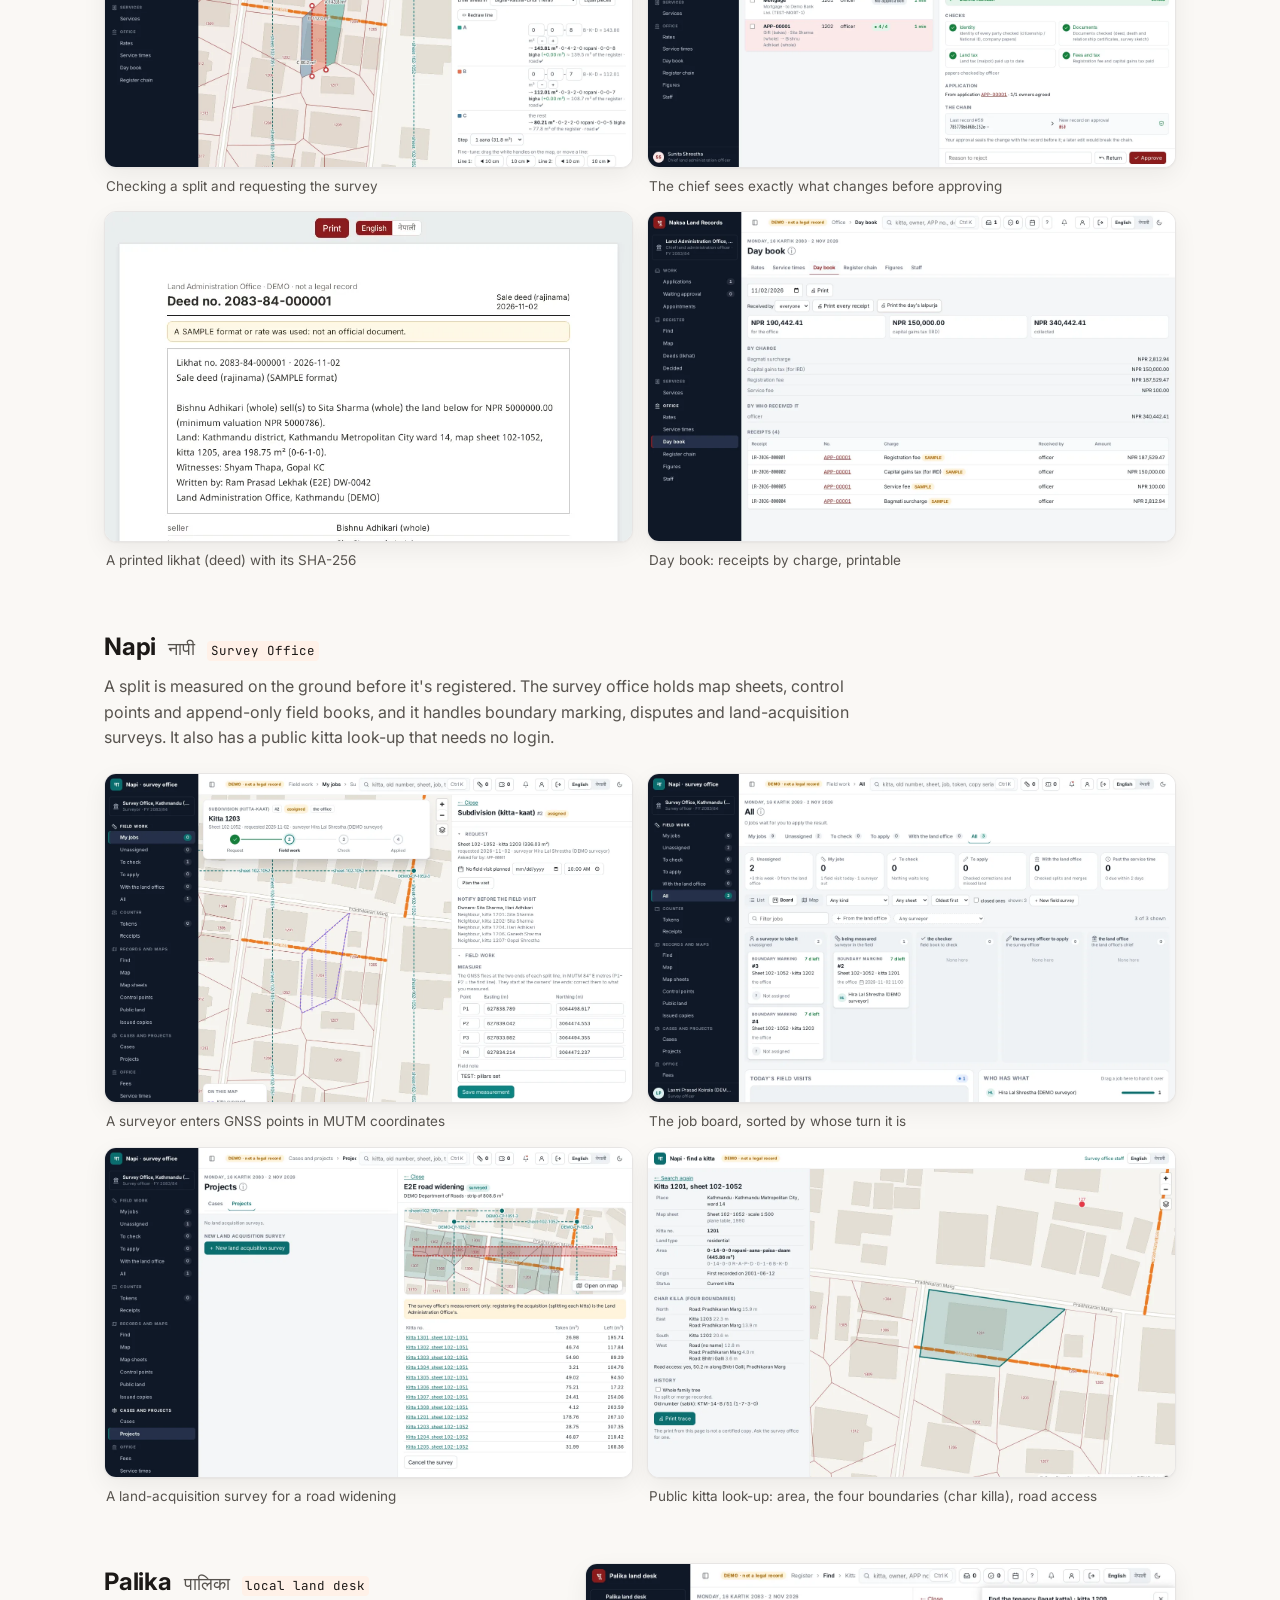
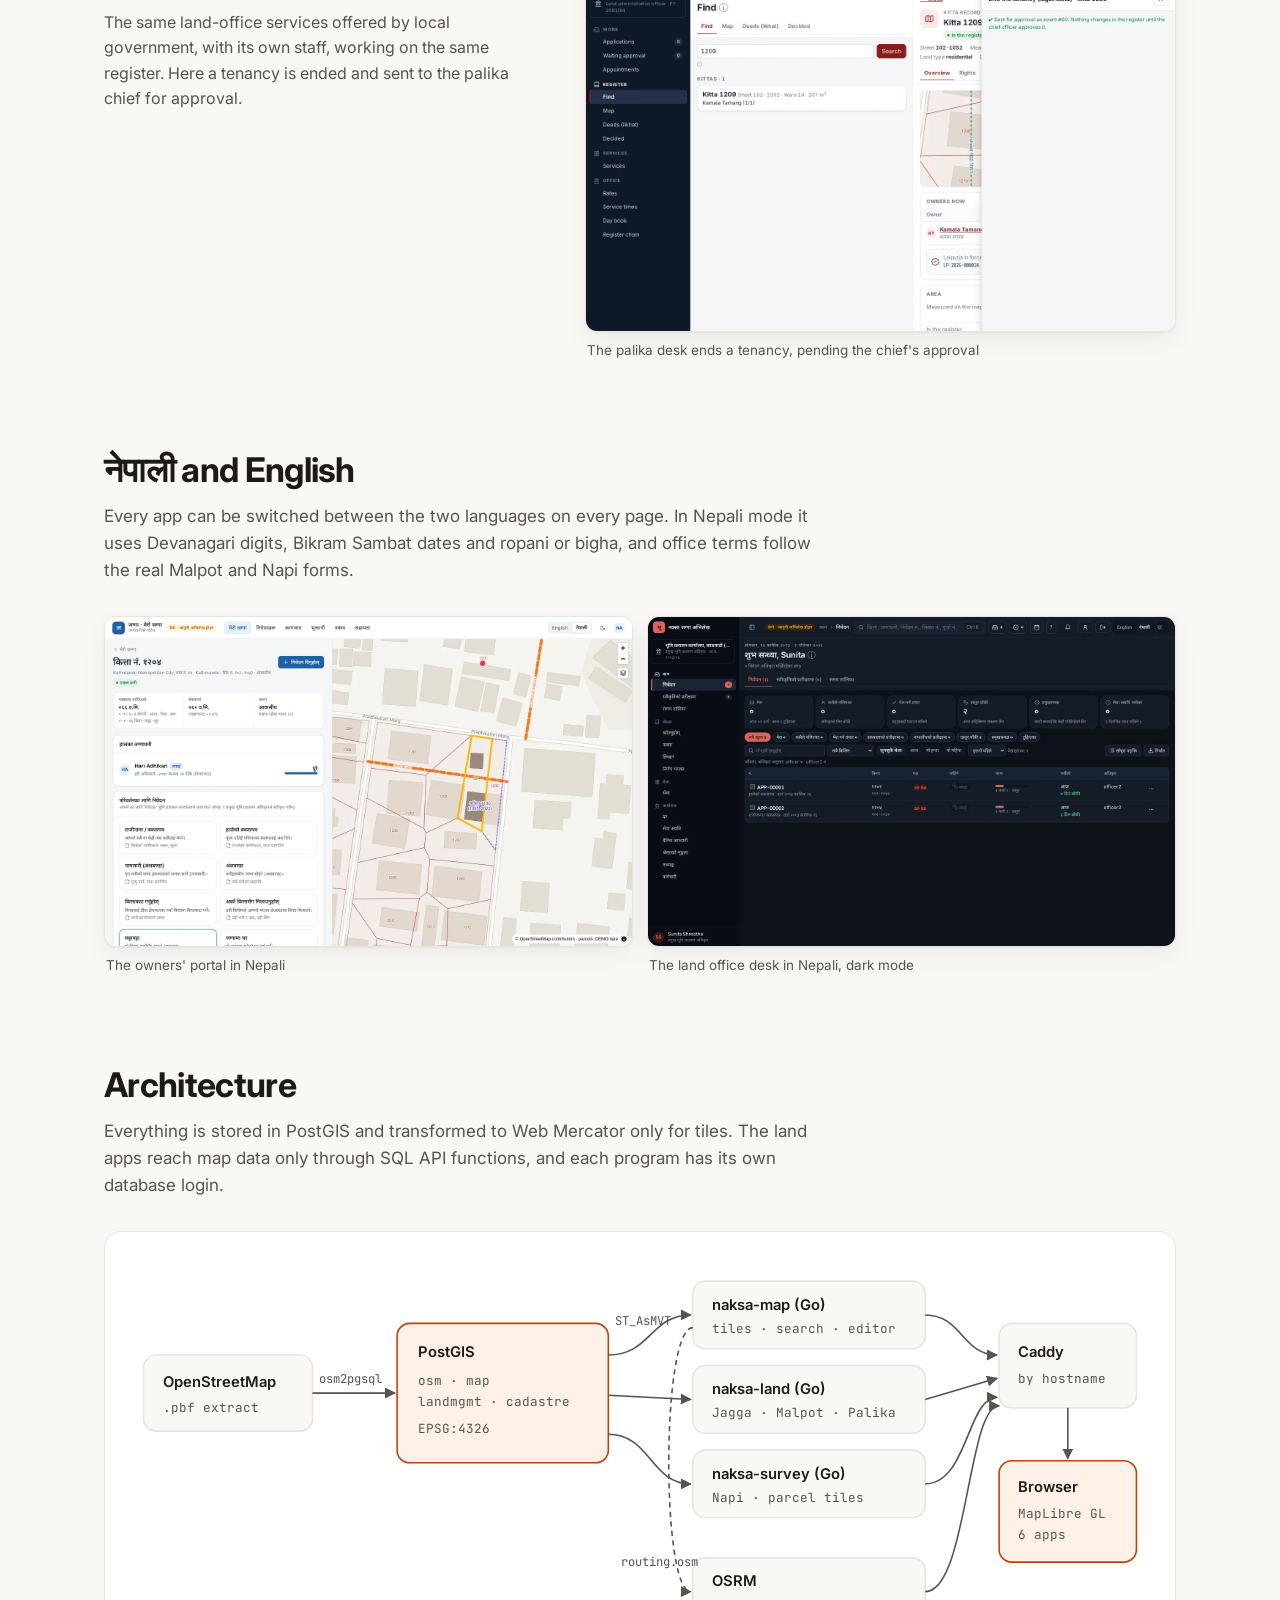
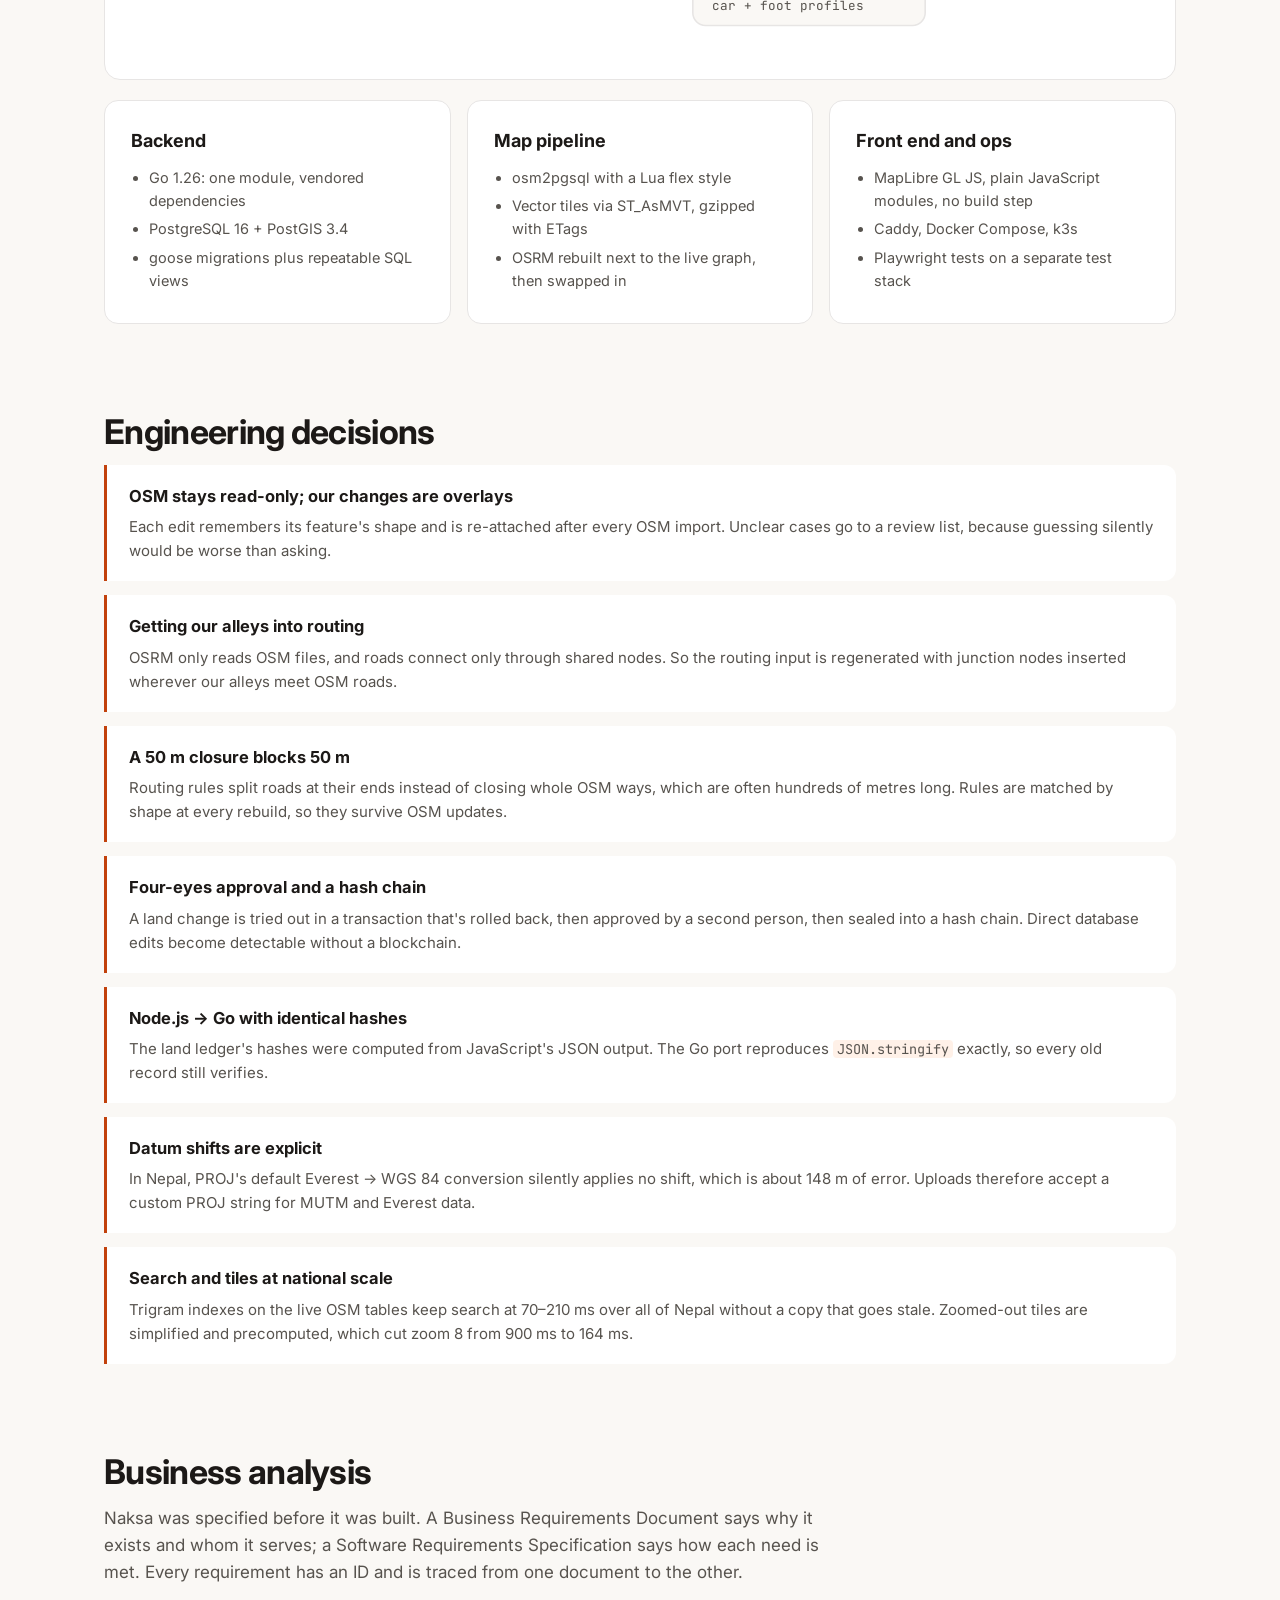
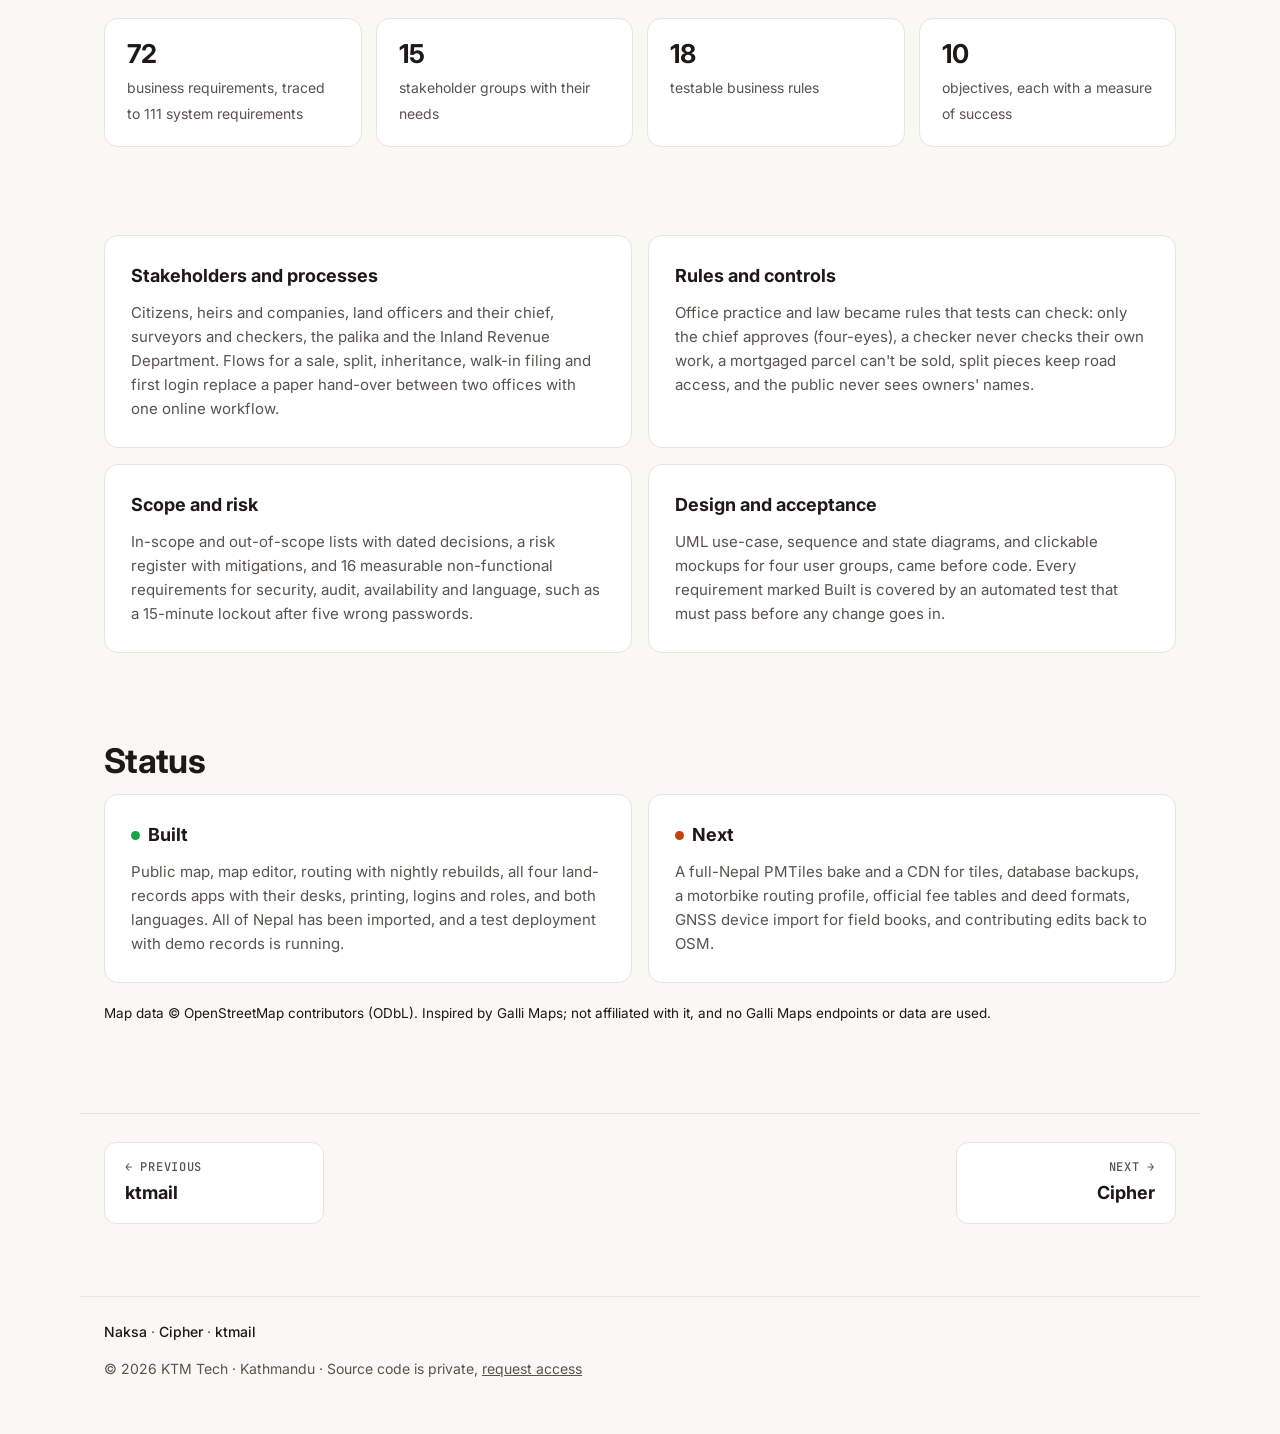
<file: naksa.html>
<!doctype html>
<html lang="en">
<head>
  <meta charset="utf-8">
  <meta name="viewport" content="width=device-width, initial-scale=1">
  <title>Naksa — Nepal Map</title>
  <meta name="description" content="Naksa: taking Nepal's land administration fully online, from an owner's application to registration, on a self-hosted map of Nepal.">
  <meta property="og:title" content="Naksa (नक्सा) — a self-hosted Nepal map">
  <meta property="og:image" content="assets/img/naksa/map-light.webp">
  <link rel="icon" href="data:image/svg+xml,<svg xmlns='http://www.w3.org/2000/svg' viewBox='0 0 32 32'><rect width='32' height='32' rx='7' fill='%23c2410c'/><text x='16' y='22' font-family='monospace' font-size='16' font-weight='700' fill='white' text-anchor='middle'>kt</text></svg>">
  <link rel="preconnect" href="https://fonts.googleapis.com">
  <link rel="preconnect" href="https://fonts.gstatic.com" crossorigin>
  <link href="https://fonts.googleapis.com/css2?family=Inter:wght@400;500;600;700&family=JetBrains+Mono:wght@400;600&display=swap" rel="stylesheet">
  <link rel="stylesheet" href="style.css">
  <link rel="stylesheet" href="project.css">
</head>
<body>
  <header class="nav">
    <div class="wrap nav-inner">
      <a class="brand" href="./"><span class="logo">kt</span> ktmtech-np</a>
      <nav>
        <a href="./#about">About</a>
        <div class="dd">
          <a href="./#projects" aria-haspopup="true">Projects ▾</a>
          <div class="dd-menu">
            <a href="naksa.html"><strong>Naksa</strong><span>Nepal map &amp; land records</span></a>
            <a href="cipher.html"><strong>Cipher</strong><span>Encrypted chat &amp; calls</span></a>
            <a href="ktmail.html"><strong>ktmail</strong><span>Mail server in Rust</span></a>
          </div>
        </div>
        <a href="./#contact">Contact</a>
        <button id="theme" class="theme-btn" aria-label="Toggle dark mode">◐</button>
      </nav>
    </div>
  </header>

  <main>
    <div class="wrap crumbs"><a href="./#projects">← Projects</a> / Naksa</div>

    <section class="wrap p-hero">
      <p class="eyebrow">Maps · GIS · Land records</p>
      <h1>Naksa <span class="np">नक्सा</span></h1>
      <p class="lede">
        Naksa aims to automate land administration in Nepal and take the whole process online, from a
        land owner's application to the final registration. Owners apply from home for a sale, transfer,
        gift, inheritance, split or merge. The land office (Malpot), the survey office (Napi) and the palika
        handle each case in their own apps, on one shared register.
      </p>
      <p class="lede" style="font-size:17px">
        Underneath is a self-hosted map of Nepal, built end to end from OpenStreetMap, with our own vector
        tiles, search, and driving and walking directions, plus a map editor for the local detail OSM lacks.
        Everything works in नेपाली and English.
      </p>
      <ul class="tags"><li>Go</li><li>PostgreSQL + PostGIS</li><li>osm2pgsql</li><li>OSRM</li><li>MapLibre GL JS</li><li>Caddy</li><li>Playwright</li></ul>
      <div class="cta" style="margin-bottom:28px"><a class="btn primary" href="https://naksa.himalcloud.com" target="_blank" rel="noopener">Open the live map ↗</a><a class="btn" href="#demo">All six live apps</a></div>
      <figure class="p-cover"><img src="assets/img/naksa/map-light.webp" alt="Light-themed street map of Kuleshwor, Kathmandu with search bar, category chips and POI icons"></figure>
    </section>

    <section class="wrap">
      <div class="facts">
        <div class="fact"><strong>All of Nepal</strong><span>617,534 roads, 8.3&nbsp;M buildings and 82,449 POIs from OpenStreetMap</span></div>
        <div class="fact"><strong>70–210&nbsp;ms</strong><span>typo-tolerant national search, Devanagari included</span></div>
        <div class="fact"><strong>6 apps</strong><span>for 6 audiences, served by 3 Go programs over 4 database schemas</span></div>
        <div class="fact"><strong>185</strong><span>HTTP routes, all documented in the requirements spec</span></div>
        <div class="fact"><strong>0.01&nbsp;m²</strong><span>precision when a parcel is split to exact areas</span></div>
      </div>
    </section>

    <!-- Live demo -->
    <section class="wrap p-section" id="demo">
      <h2>Try it live</h2>
      <p class="intro">Every app runs on its own address. Sign-in pages have one-click demo login buttons, so you don't need an account. It's a test deployment: all land records are made up, and data may be reset.</p>
      <div class="demo-grid">
        <a class="demo-card" href="https://naksa.himalcloud.com" target="_blank" rel="noopener">
          <span class="demo-host">naksa.himalcloud.com ↗</span>
          <strong>Public map</strong>
          <span>Search, place cards and Drive / Walk directions across Nepal. No login.</span>
        </a>
        <a class="demo-card" href="https://naksa-editor.himalcloud.com" target="_blank" rel="noopener">
          <span class="demo-host">naksa-editor.himalcloud.com ↗</span>
          <strong>Map editor</strong>
          <span>Add houses, alleys, entrances and routing rules on top of OSM.</span>
        </a>
        <a class="demo-card" href="https://naksa-jagga.himalcloud.com" target="_blank" rel="noopener">
          <span class="demo-host">naksa-jagga.himalcloud.com ↗</span>
          <strong>Jagga · owners' portal</strong>
          <span>Owners see their parcels and apply for sales, splits and merges.</span>
        </a>
        <a class="demo-card" href="https://naksa-malpot.himalcloud.com" target="_blank" rel="noopener">
          <span class="demo-host">naksa-malpot.himalcloud.com ↗</span>
          <strong>Malpot · land office</strong>
          <span>Officer's queue, case review, fees, the chief's approval and printing.</span>
        </a>
        <a class="demo-card" href="https://naksa-napi.himalcloud.com" target="_blank" rel="noopener">
          <span class="demo-host">naksa-napi.himalcloud.com ↗</span>
          <strong>Napi · survey office</strong>
          <span>Survey jobs, GNSS measurement and the public kitta look-up.</span>
        </a>
        <a class="demo-card" href="https://naksa-palika.himalcloud.com" target="_blank" rel="noopener">
          <span class="demo-host">naksa-palika.himalcloud.com ↗</span>
          <strong>Palika · land desk</strong>
          <span>Land-office services at the local government, on the same register.</span>
        </a>
      </div>
    </section>

    <!-- Public map -->
    <section class="wrap p-section">
      <h2>Public map</h2>
      <p class="intro">
        Galli-style cartography drawn from our own tiles: land use, water, a road hierarchy, POI icons and
        3D buildings, in light or dark, with labels in नेपाली or English. Nepal's border follows the official
        2020 map. Place cards and "What's here?" give the full address: ward, municipality, district and province.
      </p>
      <div class="gallery">
        <figure><div class="frame"><img src="assets/img/naksa/map-dark-3d-nepali.webp" alt="Dark map of Kathmandu with extruded 3D buildings and Devanagari place labels" loading="lazy"></div><figcaption>Dark theme, 3D buildings and Nepali labels</figcaption></figure>
        <figure><div class="frame"><img src="assets/img/naksa/map-directions.webp" alt="Directions panel with a short walking route drawn in blue on the map" loading="lazy"></div><figcaption>Drive or walk directions over OSM roads and our own alleys</figcaption></figure>
      </div>
      <p class="prose" style="margin-top:22px">Routes go to a place's mapped <strong style="color:var(--text)">entrance</strong>, with a dashed line for the last metres off the road. Closures and poor road conditions are respected, and the routing graph is rebuilt with no downtime.</p>
    </section>

    <!-- Editor -->
    <section class="wrap p-section">
      <h2>Map editor</h2>
      <p class="intro">
        A workspace for adding what OSM lacks: houses, shops, galli alleys, entrances and road closures.
        OSM data itself is never changed. Edits are stored as overlays that survive re-imports, and they're
        re-attached by shape when OSM splits or renumbers a feature. Every change records who made it.
      </p>
      <div class="gallery">
        <figure class="wide"><div class="frame"><img src="assets/img/naksa/editor-inspector.webp" alt="Map editor workspace with layer list, map, and an inspector form for a school's Nepali and English names" loading="lazy"></div><figcaption>Editing an OSM place as a local overlay</figcaption></figure>
        <figure><div class="frame"><img src="assets/img/naksa/editor-import.webp" alt="Import dialog with steps File, Coordinates, Columns, Check, Save and a coordinate system picker" loading="lazy"></div><figcaption>Import GeoJSON, KML, GPX or Shapefile, reprojected from UTM, MUTM or Everest</figcaption></figure>
        <figure><div class="frame"><img src="assets/img/naksa/editor-routing-rule.webp" alt="Routing rule form for a very poor road condition, with the affected road highlighted on the map" loading="lazy"></div><figcaption>A routing rule on a road stretch, with dates</figcaption></figure>
        <figure><div class="frame"><img src="assets/img/naksa/editor-review-after-osm-update.webp" alt="Review page listing an OSM road edit moved to a new OSM id, with a before and now shape" loading="lazy"></div><figcaption>Edits re-attached after an OSM update, listed for review</figcaption></figure>
        <figure><div class="frame"><img src="assets/img/naksa/editor-dark.webp" alt="Dark map editor showing the edits-to-review panel beside the map" loading="lazy"></div><figcaption>The editor in dark mode</figcaption></figure>
      </div>
    </section>

    <!-- Land records -->
    <section class="wrap p-section" id="land">
      <h2>Land records: an "online Malpot"</h2>
      <p class="intro">
        The goal is to automate land administration and make every land operation available online, so
        owners no longer have to carry paper files between offices. An owner starts a case from home,
        co-owners and heirs agree online, each office does its part in its own app, and the owner follows
        every step until the new lalpurja is issued.
      </p>
      <div class="ops">
        <div><h4>Owners can apply online for</h4>
          <ul class="tags"><li>Sale (राजीनामा)</li><li>Transfer</li><li>Gift</li><li>Gift after death</li><li>Donation</li><li>Inheritance</li><li>Partition</li><li>Exchange</li><li>Split (कित्ताकाट)</li><li>Merge</li><li>A house on the land</li></ul></div>
        <div><h4>The offices also handle</h4>
          <ul class="tags"><li>Mortgages and freezes (रोक्का)</li><li>Court decisions</li><li>Corrections</li><li>Tenancies (मोही)</li><li>Certified copies</li><li>Fees, tax and receipts</li><li>Field surveys</li><li>Land acquisition</li></ul></div>
      </div>
      <p class="intro">
        The system is modelled on Nepal's real offices. Each office is its own app with its own address,
        logins and cookies, and all of them work one shared register. Staff sign in with a password plus
        a 6-digit code.
      </p>
      <p class="note">Demo data: every person, parcel and number is fictional, and every screen is marked "DEMO · not a legal record". Parcels are drawn around real buildings. Fees and deed formats are samples.</p>

      <h3>From application to new lalpurja: a parcel split</h3>
      <ol class="flow three" style="margin-top:16px">
        <li><strong>Owner applies (Jagga)</strong>The owner draws a rough split line and types each piece's area. The server solves the exact lines to 0.01&nbsp;m².</li>
        <li><strong>Co-owners agree</strong>Every co-owner or heir acknowledges, online or at the office.</li>
        <li><strong>Officer reviews (Malpot)</strong>Parties, documents and charges are checked, payment is taken, and a survey is requested.</li>
        <li><strong>Survey measures (Napi)</strong>A surveyor enters the GNSS points of the line in the MUTM grid, and a checker approves the field book.</li>
        <li><strong>Chief approves</strong>The chief sees exactly what will change in the register: four eyes on every change.</li>
        <li><strong>Registered and sealed</strong>New parcel numbers (kittas) and ownership certificates (lalpurja) are issued, the old ones are voided, and the change is sealed into a hash chain.</li>
      </ol>

      <div class="app-head"><h3>Jagga</h3><span class="np">जग्गा</span><code>owners' portal</code></div>
      <p class="app-intro">Owners see their parcels and the buildings on them, with joint and company land shown to every member. Areas appear in m², ropani-aana-paisa-daam and bigha-kattha-dhur. Owners start every change themselves: sale, gift, inheritance, partition, split, merge and more, then track it step by step.</p>
      <div class="gallery">
        <figure class="wide"><div class="frame"><img src="assets/img/naksa/jagga-split-editor.webp" alt="Split application form with three pieces in bigha-kattha-dhur and the coloured pieces on the map" loading="lazy"></div><figcaption>An owner splits a parcel into exact areas</figcaption></figure>
        <figure><div class="frame"><img src="assets/img/naksa/jagga-home.webp" alt="Owners' portal home with three parcel cards showing area, sole or joint ownership and a mortgage" loading="lazy"></div><figcaption>Owner's home: parcels, shares and mortgages at a glance</figcaption></figure>
        <figure><div class="frame"><img src="assets/img/naksa/jagga-application-tracker.webp" alt="Application page for a transfer, waiting for co-owners to agree, with the parcel highlighted on the map" loading="lazy"></div><figcaption>Tracking a sale through six steps</figcaption></figure>
        <figure><div class="frame"><img src="assets/img/naksa/jagga-merge-application.webp" alt="Merge application for a company's kitta 1302 with 1303, both outlined on the map" loading="lazy"></div><figcaption>A company applies to merge two adjoining kittas</figcaption></figure>
        <figure><div class="frame"><img src="assets/img/naksa/jagga-parcel-after-split.webp" alt="Parcel page marked no longer exists, listing the three kittas it became, drawn on the map" loading="lazy"></div><figcaption>After the split: traces to the new kittas</figcaption></figure>
      </div>

      <div class="app-head"><h3>Malpot</h3><span class="np">मालपोत</span><code>Land Administration Office</code></div>
      <p class="app-intro">Staff work from a queue that shows what each application is waiting for. An officer checks identity, documents and land tax, calculates fees and capital gains tax, takes payments and issues receipts. The chief then approves. Every deed becomes a likhat, and approved changes are sealed into a tamper-evident hash chain. The office also handles mortgages, court orders, tenants, certified copies and a printable day book.</p>
      <div class="gallery">
        <figure><div class="frame"><img src="assets/img/naksa/malpot-queue.webp" alt="Land office desk with summary counts, filter chips and a table of applications" loading="lazy"></div><figcaption>The officer's queue shows what each application waits for</figcaption></figure>
        <figure><div class="frame"><img src="assets/img/naksa/malpot-office-review.webp" alt="Application case with stage bar, parcel map, parties, documents and sample fees" loading="lazy"></div><figcaption>An officer reviews a transfer step by step</figcaption></figure>
        <figure><div class="frame"><img src="assets/img/naksa/malpot-split-review.webp" alt="Split case with three pieces on the map, areas per piece and a Request survey button" loading="lazy"></div><figcaption>Checking a split and requesting the survey</figcaption></figure>
        <figure><div class="frame"><img src="assets/img/naksa/malpot-chief-approval.webp" alt="Chief's approval screen with register diff, four ticked checks and the hash-chain record" loading="lazy"></div><figcaption>The chief sees exactly what changes before approving</figcaption></figure>
        <figure><div class="frame"><img src="assets/img/naksa/malpot-deed-print.webp" alt="Printable sale deed with number, parties, price, valuation, witnesses and a SAMPLE warning" loading="lazy"></div><figcaption>A printed likhat (deed) with its SHA-256</figcaption></figure>
        <figure><div class="frame"><img src="assets/img/naksa/malpot-day-book.webp" alt="Day book with totals for the office and capital gains tax and a list of receipts" loading="lazy"></div><figcaption>Day book: receipts by charge, printable</figcaption></figure>
      </div>

      <div class="app-head"><h3>Napi</h3><span class="np">नापी</span><code>Survey Office</code></div>
      <p class="app-intro">A split is measured on the ground before it's registered. The survey office holds map sheets, control points and append-only field books, and it handles boundary marking, disputes and land-acquisition surveys. It also has a public kitta look-up that needs no login.</p>
      <div class="gallery">
        <figure><div class="frame"><img src="assets/img/naksa/napi-split-measurement.webp" alt="Split survey job with proposed lines on the map and easting and northing fields for four points" loading="lazy"></div><figcaption>A surveyor enters GNSS points in MUTM coordinates</figcaption></figure>
        <figure><div class="frame"><img src="assets/img/naksa/napi-job-board.webp" alt="Survey office board with columns for surveyor, being measured, checker, survey officer and land office" loading="lazy"></div><figcaption>The job board, sorted by whose turn it is</figcaption></figure>
        <figure><div class="frame"><img src="assets/img/naksa/napi-land-acquisition.webp" alt="Project page with a road strip drawn across parcels and the area taken from each kitta" loading="lazy"></div><figcaption>A land-acquisition survey for a road widening</figcaption></figure>
        <figure><div class="frame"><img src="assets/img/naksa/napi-public-kitta-lookup.webp" alt="Public parcel page with area in ropani, the four boundaries and the parcel highlighted on the map" loading="lazy"></div><figcaption>Public kitta look-up: area, the four boundaries (char killa), road access</figcaption></figure>
      </div>

      <div class="feature" style="margin-top:56px;margin-bottom:0">
        <div class="feature-text">
          <div class="app-head" style="margin-top:0"><h3>Palika</h3><span class="np">पालिका</span><code>local land desk</code></div>
          <p>The same land-office services offered by local government, with its own staff, working on the same register. Here a tenancy is ended and sent to the palika chief for approval.</p>
        </div>
        <div class="gallery one">
          <figure><div class="frame"><img src="assets/img/naksa/palika-tenancy.webp" alt="Palika land desk with a kitta record and a drawer confirming a tenancy end was sent for approval" loading="lazy"></div><figcaption>The palika desk ends a tenancy, pending the chief's approval</figcaption></figure>
        </div>
      </div>
    </section>

    <!-- Languages -->
    <section class="wrap p-section">
      <h2>नेपाली and English</h2>
      <p class="intro">Every app can be switched between the two languages on every page. In Nepali mode it uses Devanagari digits, Bikram Sambat dates and ropani or bigha, and office terms follow the real Malpot and Napi forms.</p>
      <div class="gallery">
        <figure><div class="frame"><img src="assets/img/naksa/jagga-nepali.webp" alt="Parcel page fully in Devanagari with Nepali digits and the parcel on the map" loading="lazy"></div><figcaption>The owners' portal in Nepali</figcaption></figure>
        <figure><div class="frame"><img src="assets/img/naksa/malpot-nepali-dark.webp" alt="Dark land office desk with all labels and numbers in Devanagari" loading="lazy"></div><figcaption>The land office desk in Nepali, dark mode</figcaption></figure>
      </div>
    </section>

    <!-- Architecture -->
    <section class="wrap p-section">
      <h2>Architecture</h2>
      <p class="intro">Everything is stored in PostGIS and transformed to Web Mercator only for tiles. The land apps reach map data only through SQL API functions, and each program has its own database login.</p>
      <div class="arch">
        <svg viewBox="0 0 960 370" role="img" aria-label="Naksa architecture: an OSM extract is loaded by osm2pgsql into PostGIS. Three Go programs (naksa-map, naksa-land, naksa-survey) read PostGIS. naksa-map also feeds OSRM. Caddy routes requests by hostname to the browser apps.">
          <defs><marker id="arrow" viewBox="0 0 10 10" refX="9" refY="5" markerWidth="7" markerHeight="7" orient="auto-start-reverse"><path d="M0,0 L10,5 L0,10 z"/></marker></defs>
          <g class="n"><rect x="10" y="90" width="160" height="72" rx="12"/><text x="28" y="120">OpenStreetMap</text><text class="s" x="28" y="144">.pbf extract</text></g>
          <g class="n hl"><rect x="250" y="60" width="200" height="132" rx="12"/><text x="270" y="92">PostGIS</text><text class="s" x="270" y="118">osm · map</text><text class="s" x="270" y="138">landmgmt · cadastre</text><text class="s" x="270" y="164">EPSG:4326</text></g>
          <g class="n"><rect x="530" y="20" width="220" height="64" rx="12"/><text x="548" y="47">naksa-map (Go)</text><text class="s" x="548" y="69">tiles · search · editor</text></g>
          <g class="n"><rect x="530" y="100" width="220" height="64" rx="12"/><text x="548" y="127">naksa-land (Go)</text><text class="s" x="548" y="149">Jagga · Malpot · Palika</text></g>
          <g class="n"><rect x="530" y="180" width="220" height="64" rx="12"/><text x="548" y="207">naksa-survey (Go)</text><text class="s" x="548" y="229">Napi · parcel tiles</text></g>
          <g class="n"><rect x="530" y="282" width="220" height="64" rx="12"/><text x="548" y="309">OSRM</text><text class="s" x="548" y="331">car + foot profiles</text></g>
          <g class="n"><rect x="820" y="60" width="130" height="80" rx="12"/><text x="838" y="92">Caddy</text><text class="s" x="838" y="116">by hostname</text></g>
          <g class="n hl"><rect x="820" y="190" width="130" height="96" rx="12"/><text x="838" y="220">Browser</text><text class="s" x="838" y="244">MapLibre GL</text><text class="s" x="838" y="264">6 apps</text></g>
          <path class="e" d="M170,126 L248,126"/><text class="lbl" x="176" y="116">osm2pgsql</text>
          <path class="e" d="M450,90 C490,90 490,52 528,52"/><text class="lbl" x="456" y="62">ST_AsMVT</text>
          <path class="e" d="M450,128 L528,132"/>
          <path class="e" d="M450,165 C490,165 490,212 528,212"/>
          <path class="e dash" d="M530,64 C500,64 500,314 528,314"/><text class="lbl" x="462" y="290">routing.osm</text>
          <path class="e" d="M750,52 C785,52 785,90 818,90"/>
          <path class="e" d="M750,132 L818,112"/>
          <path class="e" d="M750,212 C790,212 790,130 818,130"/>
          <path class="e" d="M750,314 C790,314 790,138 820,138"/>
          <path class="e" d="M885,140 L885,188"/>
        </svg>
      </div>
      <div class="cols three" style="margin-top:20px">
        <div class="card"><h4>Backend</h4><ul><li>Go 1.26: one module, vendored dependencies</li><li>PostgreSQL 16 + PostGIS 3.4</li><li>goose migrations plus repeatable SQL views</li></ul></div>
        <div class="card"><h4>Map pipeline</h4><ul><li>osm2pgsql with a Lua flex style</li><li>Vector tiles via ST_AsMVT, gzipped with ETags</li><li>OSRM rebuilt next to the live graph, then swapped in</li></ul></div>
        <div class="card"><h4>Front end and ops</h4><ul><li>MapLibre GL JS, plain JavaScript modules, no build step</li><li>Caddy, Docker Compose, k3s</li><li>Playwright tests on a separate test stack</li></ul></div>
      </div>
    </section>

    <!-- Decisions -->
    <section class="wrap p-section">
      <h2>Engineering decisions</h2>
      <div class="decisions">
        <div class="decision"><h4>OSM stays read-only; our changes are overlays</h4><p>Each edit remembers its feature's shape and is re-attached after every OSM import. Unclear cases go to a review list, because guessing silently would be worse than asking.</p></div>
        <div class="decision"><h4>Getting our alleys into routing</h4><p>OSRM only reads OSM files, and roads connect only through shared nodes. So the routing input is regenerated with junction nodes inserted wherever our alleys meet OSM roads.</p></div>
        <div class="decision"><h4>A 50 m closure blocks 50 m</h4><p>Routing rules split roads at their ends instead of closing whole OSM ways, which are often hundreds of metres long. Rules are matched by shape at every rebuild, so they survive OSM updates.</p></div>
        <div class="decision"><h4>Four-eyes approval and a hash chain</h4><p>A land change is tried out in a transaction that's rolled back, then approved by a second person, then sealed into a hash chain. Direct database edits become detectable without a blockchain.</p></div>
        <div class="decision"><h4>Node.js → Go with identical hashes</h4><p>The land ledger's hashes were computed from JavaScript's JSON output. The Go port reproduces <code>JSON.stringify</code> exactly, so every old record still verifies.</p></div>
        <div class="decision"><h4>Datum shifts are explicit</h4><p>In Nepal, PROJ's default Everest → WGS 84 conversion silently applies no shift, which is about 148&nbsp;m of error. Uploads therefore accept a custom PROJ string for MUTM and Everest data.</p></div>
        <div class="decision"><h4>Search and tiles at national scale</h4><p>Trigram indexes on the live OSM tables keep search at 70–210&nbsp;ms over all of Nepal without a copy that goes stale. Zoomed-out tiles are simplified and precomputed, which cut zoom 8 from 900&nbsp;ms to 164&nbsp;ms.</p></div>
      </div>
    </section>

    <section class="wrap p-section" id="business-analysis">
      <h2>Business analysis</h2>
      <p class="intro">
        Naksa was specified before it was built. A Business Requirements Document says why it exists and whom it
        serves; a Software Requirements Specification says how each need is met. Every requirement has an ID and is
        traced from one document to the other.
      </p>
      <div class="facts">
        <div class="fact"><strong>72</strong><span>business requirements, traced to 111 system requirements</span></div>
        <div class="fact"><strong>15</strong><span>stakeholder groups with their needs</span></div>
        <div class="fact"><strong>18</strong><span>testable business rules</span></div>
        <div class="fact"><strong>10</strong><span>objectives, each with a measure of success</span></div>
      </div>
      <div class="cols" style="margin-top:16px">
        <div class="card"><h4>Stakeholders and processes</h4><p>Citizens, heirs and companies, land officers and their chief, surveyors and checkers, the palika and the Inland Revenue Department. Flows for a sale, split, inheritance, walk-in filing and first login replace a paper hand-over between two offices with one online workflow.</p></div>
        <div class="card"><h4>Rules and controls</h4><p>Office practice and law became rules that tests can check: only the chief approves (four-eyes), a checker never checks their own work, a mortgaged parcel can't be sold, split pieces keep road access, and the public never sees owners' names.</p></div>
        <div class="card"><h4>Scope and risk</h4><p>In-scope and out-of-scope lists with dated decisions, a risk register with mitigations, and 16 measurable non-functional requirements for security, audit, availability and language, such as a 15-minute lockout after five wrong passwords.</p></div>
        <div class="card"><h4>Design and acceptance</h4><p>UML use-case, sequence and state diagrams, and clickable mockups for four user groups, came before code. Every requirement marked Built is covered by an automated test that must pass before any change goes in.</p></div>
      </div>
    </section>

    <section class="wrap p-section">
      <h2>Status</h2>
      <div class="status">
        <div class="card"><h4><span class="dot"></span> Built</h4><p>Public map, map editor, routing with nightly rebuilds, all four land-records apps with their desks, printing, logins and roles, and both languages. All of Nepal has been imported, and a test deployment with demo records is running.</p></div>
        <div class="card"><h4><span class="dot open"></span> Next</h4><p>A full-Nepal PMTiles bake and a CDN for tiles, database backups, a motorbike routing profile, official fee tables and deed formats, GNSS device import for field books, and contributing edits back to OSM.</p></div>
      </div>
      <p class="prose" style="margin-top:20px;font-size:13.5px">Map data © OpenStreetMap contributors (ODbL). Inspired by Galli Maps; not affiliated with it, and no Galli Maps endpoints or data are used.</p>
    </section>

    <div class="wrap next-project">
      <a href="ktmail.html"><small>← Previous</small><strong>ktmail</strong></a>
      <a class="r" href="cipher.html"><small>Next →</small><strong>Cipher</strong></a>
    </div>
  </main>

  <footer class="wrap footer">
    <p class="foot-links"><a href="naksa.html">Naksa</a> · <a href="cipher.html">Cipher</a> · <a href="ktmail.html">ktmail</a></p>
    <p>© <span id="year">2026</span> KTM Tech · Kathmandu · Source code is private, <a href="private.html?repo=naksa">request access</a></p>
  </footer>
  <script src="site.js"></script>
</body>
</html>
</file>
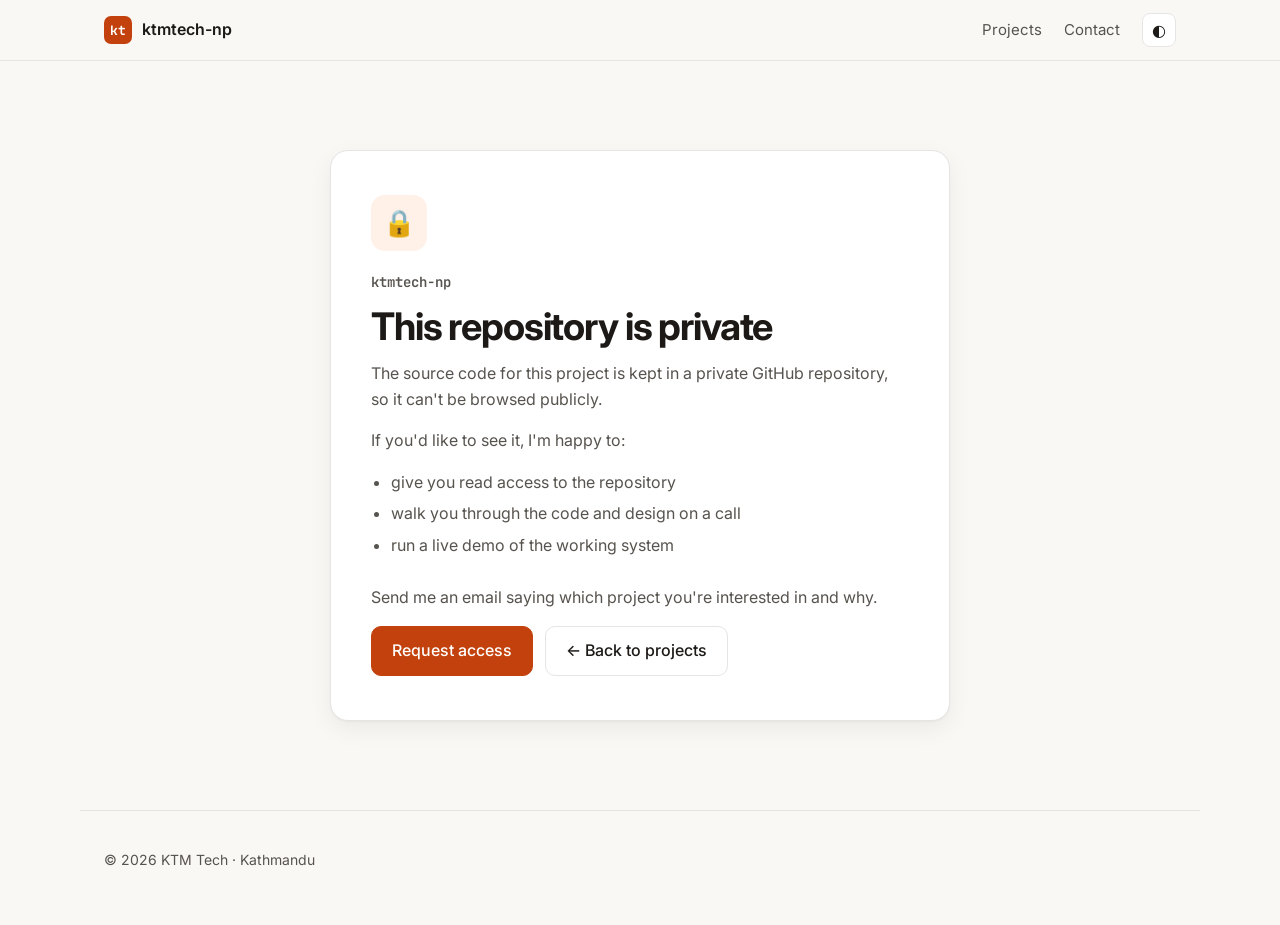
<file: private.html>
<!doctype html>
<html lang="en">
<head>
  <meta charset="utf-8">
  <meta name="viewport" content="width=device-width, initial-scale=1">
  <title>Private Repository — KTM Tech</title>
  <meta name="robots" content="noindex">
  <link rel="icon" href="data:image/svg+xml,<svg xmlns='http://www.w3.org/2000/svg' viewBox='0 0 32 32'><rect width='32' height='32' rx='7' fill='%23c2410c'/><text x='16' y='22' font-family='monospace' font-size='16' font-weight='700' fill='white' text-anchor='middle'>kt</text></svg>">
  <link rel="preconnect" href="https://fonts.googleapis.com">
  <link rel="preconnect" href="https://fonts.gstatic.com" crossorigin>
  <link href="https://fonts.googleapis.com/css2?family=Inter:wght@400;500;600;700&family=JetBrains+Mono:wght@400;600&display=swap" rel="stylesheet">
  <link rel="stylesheet" href="style.css">
  <style>
    .private { min-height: calc(100vh - 61px - 90px); display: grid; place-items: center; padding-top: 64px; padding-bottom: 64px; }
    .private-card { max-width: 620px; width: 100%; background: var(--surface); border: 1px solid var(--line); border-radius: 18px; padding: 44px 40px; box-shadow: var(--shadow); }
    .lock { width: 56px; height: 56px; border-radius: 14px; display: grid; place-items: center; background: var(--accent-soft); font-size: 26px; margin-bottom: 22px; }
    .private-card h1 { font-size: clamp(28px, 5vw, 38px); margin: 0 0 14px; }
    .private-card p { color: var(--muted); margin: 0 0 16px; }
    .repo-name { font: 600 14px "JetBrains Mono", monospace; color: var(--accent); margin: 0 0 10px; }
    .private-card ul { margin: 0 0 26px; padding-left: 20px; color: var(--muted); }
    .private-card li { margin-bottom: 6px; }
    .private-card .cta { margin-top: 8px; }
    @media (max-width: 520px) { .private-card { padding: 32px 22px; } }
  </style>
</head>
<body>
  <header class="nav">
    <div class="wrap nav-inner">
      <a class="brand" href="./"><span class="logo">kt</span> ktmtech-np</a>
      <nav>
        <a href="./#projects">Projects</a>
        <a href="./#contact">Contact</a>
        <button id="theme" class="theme-btn" aria-label="Toggle dark mode">◐</button>
      </nav>
    </div>
  </header>

  <main class="wrap private">
    <div class="private-card">
      <div class="lock" aria-hidden="true">🔒</div>
      <p class="repo-name" id="repo">ktmtech-np</p>
      <h1>This repository is private</h1>
      <p id="intro">
        The source code for this project is kept in a private GitHub repository, so it can't be
        browsed publicly.
      </p>
      <p>If you'd like to see it, I'm happy to:</p>
      <ul>
        <li>give you read access to the repository</li>
        <li>walk you through the code and design on a call</li>
        <li>run a live demo of the working system</li>
      </ul>
      <p>Send me an email saying which project you're interested in and why.</p>
      <div class="cta">
        <a class="btn primary" id="mail" href="mailto:sawrose.chalise@gmail.com?subject=Repository%20access">Request access</a>
        <a class="btn" href="./#projects">← Back to projects</a>
      </div>
    </div>
  </main>

  <footer class="wrap footer">
    <p>© <span id="year">2026</span> KTM Tech · Kathmandu</p>
  </footer>

  <script>
    (function () {
      var root = document.documentElement, btn = document.getElementById('theme');
      try { var t = localStorage.getItem('theme'); if (t) root.dataset.theme = t; } catch (e) {}
      btn.addEventListener('click', function () {
        var dark = root.dataset.theme ? root.dataset.theme === 'dark'
          : matchMedia('(prefers-color-scheme: dark)').matches;
        root.dataset.theme = dark ? 'light' : 'dark';
        try { localStorage.setItem('theme', root.dataset.theme); } catch (e) {}
      });
      document.getElementById('year').textContent = new Date().getFullYear();

      // Show which project the visitor came from (?repo=naksa).
      var names = { naksa: 'Naksa', 'chat-app': 'Cipher', ktmail: 'ktmail' };
      var repo = new URLSearchParams(location.search).get('repo');
      if (repo && names[repo]) {
        document.getElementById('repo').textContent = 'ktmtech-np/' + repo;
        document.getElementById('intro').textContent = 'The source code for ' + names[repo] +
          ' is kept in a private GitHub repository, so it can’t be browsed publicly.';
        document.getElementById('mail').href = 'mailto:sawrose.chalise@gmail.com?subject=' +
          encodeURIComponent('Access to ' + names[repo] + ' repository');
        document.title = names[repo] + ' — Private Repository';
      }
    })();
  </script>
</body>
</html>
</file>
<file: style.css>
:root {
  --bg: #faf8f5;
  --surface: #ffffff;
  --text: #1c1917;
  --muted: #57534e;
  --line: #e7e5e4;
  --accent: #c2410c;
  --accent-soft: #fff1e8;
  --term-bg: #1c1917;
  --term-text: #e7e5e4;
  --shadow: 0 1px 2px rgba(0,0,0,.04), 0 8px 24px rgba(0,0,0,.06);
}
@media (prefers-color-scheme: dark) {
  :root:not([data-theme="light"]) {
    --bg: #0f0e0d; --surface: #1a1918; --text: #f5f5f4; --muted: #a8a29e;
    --line: #2e2c2a; --accent: #fb923c; --accent-soft: #2a1a10; --term-bg: #0a0a09;
    --shadow: 0 1px 2px rgba(0,0,0,.3), 0 8px 24px rgba(0,0,0,.35);
  }
}
:root[data-theme="dark"] {
  --bg: #0f0e0d; --surface: #1a1918; --text: #f5f5f4; --muted: #a8a29e;
  --line: #2e2c2a; --accent: #fb923c; --accent-soft: #2a1a10; --term-bg: #0a0a09;
  --shadow: 0 1px 2px rgba(0,0,0,.3), 0 8px 24px rgba(0,0,0,.35);
}

* { box-sizing: border-box; }
html { scroll-behavior: smooth; scroll-padding-top: 72px; }
body {
  margin: 0; background: var(--bg); color: var(--text);
  font: 16px/1.6 Inter, system-ui, -apple-system, sans-serif;
  -webkit-font-smoothing: antialiased;
}
img { max-width: 100%; display: block; }
a { color: inherit; }
code { font-family: "JetBrains Mono", monospace; font-size: .9em; background: var(--accent-soft); padding: 0 .3em; border-radius: 4px; }
.wrap { max-width: 1120px; margin: 0 auto; padding: 0 24px; }

/* nav */
.nav { position: sticky; top: 0; z-index: 10; background: color-mix(in srgb, var(--bg) 85%, transparent); backdrop-filter: blur(10px); border-bottom: 1px solid var(--line); }
.nav-inner { display: flex; align-items: center; justify-content: space-between; height: 60px; }
.brand { display: flex; align-items: center; gap: 10px; font-weight: 600; text-decoration: none; }
.logo { display: grid; place-items: center; width: 28px; height: 28px; border-radius: 7px; background: var(--accent); color: #fff; font: 700 13px "JetBrains Mono", monospace; }
.nav nav { display: flex; align-items: center; gap: 22px; }
.nav nav a { text-decoration: none; color: var(--muted); font-size: 15px; }
.nav nav a:hover { color: var(--text); }
.theme-btn { border: 1px solid var(--line); background: var(--surface); color: var(--text); width: 34px; height: 34px; border-radius: 8px; cursor: pointer; font-size: 16px; }

/* hero */
.hero { padding: 96px 24px 72px; }
.eyebrow, .kicker { font: 600 13px "JetBrains Mono", monospace; letter-spacing: .06em; text-transform: uppercase; color: var(--accent); margin: 0 0 14px; }
h1 { font-size: clamp(36px, 6vw, 64px); line-height: 1.05; letter-spacing: -.03em; margin: 0 0 22px; }
.lede { font-size: 19px; color: var(--muted); max-width: 640px; margin: 0 0 36px; }
.stats { display: flex; flex-wrap: wrap; gap: 40px; margin-bottom: 36px; }
.stats div { display: flex; flex-direction: column; }
.stats strong { font-size: 22px; letter-spacing: -.01em; }
.stats span { font-size: 14px; color: var(--muted); }
.cta { display: flex; flex-wrap: wrap; gap: 12px; }
.btn { display: inline-block; padding: 11px 20px; border-radius: 10px; border: 1px solid var(--line); background: var(--surface); text-decoration: none; font-weight: 500; transition: transform .15s, border-color .15s; }
.btn:hover { transform: translateY(-1px); border-color: var(--accent); }
.btn.primary { background: var(--accent); border-color: var(--accent); color: #fff; }
:root[data-theme="dark"] .btn.primary { color: #1c1917; }
@media (prefers-color-scheme: dark) { :root:not([data-theme="light"]) .btn.primary { color: #1c1917; } }

/* projects */
.section-title { font-size: 14px; font-family: "JetBrains Mono", monospace; text-transform: uppercase; letter-spacing: .08em; color: var(--muted); border-top: 1px solid var(--line); padding-top: 28px; margin: 0 0 48px; font-weight: 600; }
.project { display: grid; grid-template-columns: 1.15fr 1fr; gap: 56px; align-items: center; margin-bottom: 112px; }
.project.reverse .project-media { order: 2; }
.project h3 { font-size: 34px; letter-spacing: -.02em; margin: 0 0 14px; line-height: 1.1; }
.np { color: var(--muted); font-weight: 500; }
.project-body > p { color: var(--muted); margin: 0 0 18px; }
.points { margin: 0 0 22px; padding: 0; list-style: none; }
.points li { position: relative; padding-left: 20px; margin-bottom: 8px; font-size: 15px; }
.points li::before { content: ""; position: absolute; left: 2px; top: .62em; width: 7px; height: 7px; border-radius: 2px; background: var(--accent); }
.tags { display: flex; flex-wrap: wrap; gap: 6px; padding: 0; margin: 0 0 22px; list-style: none; }
.tags li { font: 500 12.5px "JetBrains Mono", monospace; padding: 4px 9px; border-radius: 6px; background: var(--accent-soft); color: var(--accent); }
.link { font-weight: 600; color: var(--accent); text-decoration: none; }
.link:hover { text-decoration: underline; }

.shot { margin: 0; border-radius: 12px; overflow: hidden; border: 1px solid var(--line); box-shadow: var(--shadow); background: var(--surface); }
.shot img { width: 100%; height: 100%; object-fit: cover; }
.shot.main { aspect-ratio: 16/10; margin-bottom: 12px; }
.shot-row { display: grid; grid-template-columns: repeat(3, 1fr); gap: 12px; }
.shot-row .shot { aspect-ratio: 4/3; }

/* mockups */
.mock { border-radius: 14px; overflow: hidden; border: 1px solid var(--line); box-shadow: var(--shadow); }
.mock-bar { display: flex; align-items: center; gap: 7px; padding: 12px 14px; border-bottom: 1px solid var(--line); background: var(--surface); }
.mock-bar span { width: 11px; height: 11px; border-radius: 50%; background: var(--line); }
.mock-bar em { margin-left: 8px; font: 500 13px "JetBrains Mono", monospace; font-style: normal; color: var(--muted); }
.chat { background: var(--surface); }
.chat-body { padding: 22px; display: flex; flex-direction: column; gap: 10px; background: var(--bg); }
.bubble { max-width: 75%; padding: 10px 14px; border-radius: 16px; font-size: 15px; }
.bubble.in { background: var(--surface); border: 1px solid var(--line); align-self: flex-start; border-bottom-left-radius: 4px; }
.bubble.out { background: var(--accent); color: #fff; align-self: flex-end; border-bottom-right-radius: 4px; }
.bubble.file { font-family: "JetBrains Mono", monospace; font-size: 13px; }
.call { display: grid; grid-template-columns: repeat(4, 1fr); gap: 8px; margin-top: 6px; }
.tile { aspect-ratio: 1; border-radius: 10px; display: grid; place-items: center; font-weight: 700; color: var(--muted); background: var(--surface); border: 1px solid var(--line); }
.tile.live { border: 2px solid var(--accent); color: var(--accent); font-size: 13px; }
.e2ee { margin: 6px 0 0; font-size: 13px; color: var(--muted); text-align: center; }
.term { background: var(--term-bg); }
.term .mock-bar { background: var(--term-bg); border-color: #2e2c2a; }
.term .mock-bar span { background: #3f3c3a; }
.term pre { margin: 0; padding: 22px; color: var(--term-text); font: 13.5px/1.75 "JetBrains Mono", monospace; overflow-x: auto; }
.term .c { color: #fb923c; } .term .ok { color: #4ade80; } .term .d { color: #a8a29e; }

/* about */
.about { display: grid; grid-template-columns: 300px 1fr; gap: 56px; align-items: start; margin-bottom: 112px; }
.profile { position: sticky; top: 84px; background: var(--surface); border: 1px solid var(--line); border-radius: 16px; padding: 28px; box-shadow: var(--shadow); }
.avatar { width: 64px; height: 64px; border-radius: 16px; display: grid; place-items: center; background: var(--accent); color: #fff; font: 700 22px "JetBrains Mono", monospace; margin-bottom: 18px; }
.profile h3 { font-size: 24px; margin: 0 0 6px; letter-spacing: -.01em; }
.profile .headline { color: var(--muted); font-size: 15px; margin: 0 0 16px; }
.profile .meta { font-size: 14px; margin: 0 0 6px; }
.profile .link { display: inline-block; margin-top: 12px; }
.about-body > p { color: var(--muted); margin: 0 0 16px; }
.about-body .about-lede { font-size: 20px; color: var(--text); line-height: 1.5; }
.sub { font: 600 13px "JetBrains Mono", monospace; text-transform: uppercase; letter-spacing: .08em; color: var(--muted); margin: 36px 0 16px; }
.timeline { list-style: none; margin: 0; padding: 0 0 0 20px; border-left: 2px solid var(--line); }
.timeline li { position: relative; display: flex; flex-direction: column; padding-bottom: 20px; }
.timeline li:last-child { padding-bottom: 0; }
.timeline li::before { content: ""; position: absolute; left: -27px; top: 6px; width: 12px; height: 12px; border-radius: 50%; background: var(--bg); border: 2px solid var(--accent); }
.timeline .when { font: 500 12.5px "JetBrains Mono", monospace; color: var(--accent); margin-bottom: 2px; }
.timeline strong { font-size: 16px; font-weight: 600; }
.timeline .where { font-size: 14px; color: var(--muted); }

/* approach */
.grid3 { display: grid; grid-template-columns: repeat(3, 1fr); gap: 20px; margin-bottom: 112px; }
.card { background: var(--surface); border: 1px solid var(--line); border-radius: 14px; padding: 26px; }
.card h4 { margin: 0 0 10px; font-size: 18px; }
.card p { margin: 0; color: var(--muted); font-size: 15px; }

/* contact */
.contact { text-align: center; padding-bottom: 96px; }
.contact h2 { font-size: 40px; letter-spacing: -.02em; margin: 0 0 10px; }
.contact p { color: var(--muted); margin: 0 0 28px; font-size: 18px; }
.contact .cta { justify-content: center; }
.footer { border-top: 1px solid var(--line); padding-top: 24px; padding-bottom: 40px; color: var(--muted); font-size: 14px; }
.contact-grid { display: grid; grid-template-columns: repeat(auto-fit, minmax(200px, 1fr)); gap: 14px; max-width: 760px; margin: 36px auto 0; }
.contact-card { display: flex; flex-direction: column; gap: 4px; padding: 18px 20px; background: var(--surface); border: 1px solid var(--line); border-radius: 12px; text-decoration: none; text-align: left; }
a.contact-card:hover { border-color: var(--accent); }
.contact-label { font: 600 12px "JetBrains Mono", monospace; text-transform: uppercase; letter-spacing: .06em; color: var(--muted); }
.contact-card strong { font-size: 17px; font-weight: 600; font-variant-numeric: tabular-nums; }
.contact-note { font-size: 13px; color: var(--accent); }

@media (max-width: 860px) {
  .contact-grid { grid-template-columns: 1fr; max-width: 420px; }
  .about { grid-template-columns: 1fr; gap: 32px; margin-bottom: 80px; }
  .profile { position: static; }
  .project { grid-template-columns: 1fr; gap: 28px; margin-bottom: 80px; }
  .project.reverse .project-media { order: 0; }
  .grid3 { grid-template-columns: 1fr; }
  .hero { padding: 64px 16px 48px; }
  .wrap { padding-left: 16px; padding-right: 16px; }
}
@media (max-width: 520px) {
  .nav nav a:not(:last-of-type) { display: none; }
  .stats { gap: 24px; }
  .term pre { font-size: 11.5px; padding: 16px; }
}
.links { display: flex; align-items: center; gap: 18px; flex-wrap: wrap; }
.title-link { text-decoration: none; }
.title-link:hover { color: var(--accent); }
.project-media .shot img, .project-media .mock { cursor: pointer; }
.project-media > a { display: block; }

/* projects dropdown in the nav */
.dd { position: relative; }
.dd > a { color: var(--muted); text-decoration: none; font-size: 15px; }
.dd-menu { position: absolute; right: -12px; top: 100%; padding-top: 12px; display: none; min-width: 250px; }
.dd-menu::before { content: ""; position: absolute; inset: 12px 0 0; background: var(--surface); border: 1px solid var(--line); border-radius: 12px; box-shadow: var(--shadow); z-index: -1; }
.dd:hover .dd-menu, .dd:focus-within .dd-menu { display: block; }
.dd-menu { z-index: 20; }
.dd-menu a { display: flex; flex-direction: column; padding: 10px 16px; border-radius: 8px; margin: 4px; }
.dd-menu a:hover { background: var(--accent-soft); }
.dd-menu a strong { color: var(--text); font-size: 15px; }
.dd-menu a span { font-size: 13px; color: var(--muted); }

/* project quick links in the hero */
.quick { display: grid; grid-template-columns: repeat(3, 1fr); gap: 14px; margin-top: 48px; }
.quick a { display: flex; flex-direction: column; text-decoration: none; background: var(--surface); border: 1px solid var(--line); border-radius: 14px; overflow: hidden; transition: border-color .15s, transform .15s; }
.quick a:hover { border-color: var(--accent); transform: translateY(-2px); }
.quick img { aspect-ratio: 16/8; object-fit: cover; object-position: top left; width: 100%; border-bottom: 1px solid var(--line); }
.quick span { display: flex; flex-direction: column; padding: 12px 16px; }
.quick small { font: 500 11.5px "JetBrains Mono", monospace; color: var(--muted); text-transform: uppercase; letter-spacing: .06em; }
.quick strong { font-size: 17px; }
.foot-links { margin: 0 0 6px; }
.foot-links a { color: var(--text); text-decoration: none; font-weight: 500; }
.foot-links a:hover { color: var(--accent); }
@media (max-width: 520px) {
  .dd { display: none; }
  .quick { grid-template-columns: 1fr; }
  .quick a { flex-direction: row; align-items: center; }
  .quick img { width: 110px; aspect-ratio: 4/3; border-bottom: 0; border-right: 1px solid var(--line); }
}

/* approach */
.approach { margin-bottom: 112px; }
.approach-head { display: grid; grid-template-columns: 1fr 1.4fr; gap: 48px; align-items: end; margin-bottom: 36px; }
.approach-head h3 { font-size: clamp(28px, 4vw, 38px); letter-spacing: -.02em; line-height: 1.1; margin: 0; }
.approach-head p { color: var(--muted); font-size: 17px; margin: 0; }
.principles { display: grid; grid-template-columns: repeat(4, 1fr); gap: 0; border: 1px solid var(--line); border-radius: 16px; background: var(--surface); overflow: hidden; }
.principle { padding: 28px 26px; display: flex; flex-direction: column; border-right: 1px solid var(--line); }
.principle:last-child { border-right: 0; }
.principle .num { font: 600 13px "JetBrains Mono", monospace; color: var(--accent); margin-bottom: 18px; }
.principle h4 { font-size: 18px; margin: 0 0 10px; letter-spacing: -.01em; }
.principle > p { color: var(--muted); font-size: 14.5px; margin: 0 0 20px; }
.principle .evidence { margin: auto 0 0; padding-top: 16px; border-top: 1px dashed var(--line); font-size: 13.5px; color: var(--text); }
.principle .evidence span { display: block; font: 600 11px "JetBrains Mono", monospace; text-transform: uppercase; letter-spacing: .08em; color: var(--muted); margin-bottom: 6px; }
@media (max-width: 1000px) {
  .principles { grid-template-columns: repeat(2, 1fr); }
  .principle:nth-child(2) { border-right: 0; }
  .principle:nth-child(-n+2) { border-bottom: 1px solid var(--line); }
}
@media (max-width: 860px) { .approach-head { grid-template-columns: 1fr; gap: 14px; } .approach { margin-bottom: 80px; } }
@media (max-width: 560px) {
  .principles { grid-template-columns: 1fr; }
  .principle { border-right: 0; border-bottom: 1px solid var(--line); }
  .principle:last-child { border-bottom: 0; }
}
.approach-head { align-items: start; }
@supports (grid-template-rows: subgrid) {
  .principles { grid-template-rows: auto auto 1fr auto; }
  .principle { display: grid; grid-template-rows: subgrid; grid-row: span 4; align-content: start; }
  .principle .evidence { margin: 0; align-self: stretch; }
  @media (max-width: 1000px) { .principles { grid-template-rows: auto auto 1fr auto auto auto 1fr auto; } }
  @media (max-width: 560px) { .principles { grid-template-rows: none; } .principle { display: flex; grid-row: auto; } }
}
</file>
<file: project.css>
/* Shared styles for the project detail pages (loaded after style.css). */

.crumbs { padding-top: 40px; font: 500 13px "JetBrains Mono", monospace; color: var(--muted); }
.crumbs a { color: var(--muted); text-decoration: none; }
.crumbs a:hover { color: var(--accent); }

.p-hero { padding-top: 28px; padding-bottom: 48px; }
.p-hero h1 { margin-bottom: 14px; }
.p-hero .lede { margin-bottom: 28px; }
.p-hero .tags { margin-bottom: 28px; }
.p-cover { margin: 0 0 24px; border-radius: 16px; overflow: hidden; border: 1px solid var(--line); box-shadow: var(--shadow); background: var(--surface); cursor: zoom-in; }
.p-cover img { width: 100%; }

.facts { display: grid; grid-template-columns: repeat(auto-fit, minmax(150px, 1fr)); gap: 14px; margin: 0 0 88px; }
.fact { background: var(--surface); border: 1px solid var(--line); border-radius: 14px; padding: 20px 22px; }
.fact strong { display: block; font-size: 26px; letter-spacing: -.02em; line-height: 1.15; margin-bottom: 6px; }
.fact span { font-size: 14px; color: var(--muted); }

.p-section { margin-bottom: 88px; }
.p-section > h2 { font-size: clamp(26px, 4vw, 34px); letter-spacing: -.02em; margin: 0 0 14px; line-height: 1.15; }
.p-section > .intro { color: var(--muted); max-width: 720px; margin: 0 0 32px; font-size: 17px; }
.p-section h3 { font-size: 21px; margin: 0 0 10px; letter-spacing: -.01em; }
.prose p { color: var(--muted); margin: 0 0 14px; max-width: 760px; }

/* feature split: text + images */
.feature { display: grid; grid-template-columns: 1fr 1.35fr; gap: 44px; align-items: start; margin-bottom: 64px; }
.feature.flip .feature-text { order: 2; }
.feature-text p { color: var(--muted); margin: 0 0 14px; }
.feature-text .kicker { margin-bottom: 8px; }

/* gallery */
.gallery { display: grid; grid-template-columns: repeat(2, 1fr); gap: 14px; }
.gallery.three { grid-template-columns: repeat(3, 1fr); }
.gallery.one { grid-template-columns: 1fr; }
.gallery figure { margin: 0; }
.gallery .frame { border-radius: 12px; overflow: hidden; border: 1px solid var(--line); box-shadow: var(--shadow); background: var(--surface); aspect-ratio: 16/10; cursor: zoom-in; }
.gallery.natural .frame { aspect-ratio: auto; }
.gallery .frame img { width: 100%; height: 100%; object-fit: cover; object-position: top left; transition: transform .3s; }
.gallery.natural .frame img { height: auto; }
.gallery .frame:hover img { transform: scale(1.02); }
.gallery figcaption { font-size: 13.5px; color: var(--muted); padding: 8px 2px 0; }

/* flow steps */
.flow { list-style: none; margin: 0 0 40px; padding: 0; display: grid; grid-template-columns: repeat(3, 1fr); gap: 12px; counter-reset: step; }
.flow li { counter-increment: step; background: var(--surface); border: 1px solid var(--line); border-radius: 12px; padding: 16px 18px; font-size: 14.5px; color: var(--muted); }
.flow li::before { content: counter(step, decimal-leading-zero); display: block; font: 600 12px "JetBrains Mono", monospace; color: var(--accent); margin-bottom: 6px; }
.flow li strong { display: block; color: var(--text); font-size: 15.5px; margin-bottom: 2px; }

/* architecture */
.arch { background: var(--surface); border: 1px solid var(--line); border-radius: 16px; padding: 28px; overflow-x: auto; }
.arch svg { display: block; width: 100%; min-width: 640px; height: auto; }
.arch .n rect { fill: var(--bg); stroke: var(--line); stroke-width: 1.5; }
.arch .n.hl rect { fill: var(--accent-soft); stroke: var(--accent); }
.arch .n text { fill: var(--text); font: 600 14px Inter, sans-serif; }
.arch .n text.s { fill: var(--muted); font: 400 12px "JetBrains Mono", monospace; }
.arch .e { stroke: var(--muted); stroke-width: 1.5; fill: none; marker-end: url(#arrow); }
.arch .e.dash { stroke-dasharray: 5 4; }
.arch .lbl { fill: var(--muted); font: 400 11.5px "JetBrains Mono", monospace; }
.arch marker path { fill: var(--muted); }

.cols { display: grid; grid-template-columns: repeat(2, 1fr); gap: 16px; }
.cols.three, .flow.three { grid-template-columns: repeat(3, 1fr); }
.flow.four { grid-template-columns: repeat(4, 1fr); }
.flow.five { grid-template-columns: repeat(5, 1fr); }
.cols .card ul { margin: 10px 0 0; padding-left: 18px; color: var(--muted); font-size: 14.5px; }
.cols .card li { margin-bottom: 5px; }

.decisions { display: grid; gap: 14px; }
.decision { border-left: 3px solid var(--accent); background: var(--surface); border-radius: 0 12px 12px 0; padding: 18px 22px; }
.decision h4 { margin: 0 0 6px; font-size: 16.5px; }
.decision p { margin: 0; color: var(--muted); font-size: 15px; }

.status { display: grid; grid-template-columns: 1fr 1fr; gap: 16px; }
.status .card h4 { display: flex; align-items: center; gap: 8px; }
.dot { width: 9px; height: 9px; border-radius: 50%; background: #16a34a; display: inline-block; }
.dot.open { background: var(--accent); }

.term-block { background: var(--term-bg); color: var(--term-text); border-radius: 14px; padding: 22px; font: 13px/1.7 "JetBrains Mono", monospace; overflow-x: auto; white-space: pre; margin: 0; }

.next-project { display: flex; justify-content: space-between; gap: 16px; flex-wrap: wrap; border-top: 1px solid var(--line); padding-top: 28px; padding-bottom: 72px; }
.next-project a { text-decoration: none; display: flex; flex-direction: column; gap: 4px; padding: 16px 20px; border: 1px solid var(--line); border-radius: 12px; background: var(--surface); min-width: 220px; }
.next-project a:hover { border-color: var(--accent); }
.next-project small { font: 500 12px "JetBrains Mono", monospace; color: var(--muted); text-transform: uppercase; letter-spacing: .06em; }
.next-project strong { font-size: 18px; }
.next-project .r { text-align: right; margin-left: auto; }

/* lightbox */
.lb { position: fixed; inset: 0; z-index: 50; background: rgba(10,10,9,.88); display: none; align-items: center; justify-content: center; flex-direction: column; padding: 24px; }
.lb.open { display: flex; }
.lb img { max-width: min(1600px, 100%); max-height: calc(100vh - 110px); border-radius: 10px; box-shadow: 0 20px 60px rgba(0,0,0,.5); }
.lb p { color: #e7e5e4; margin: 14px 0 0; font-size: 14.5px; text-align: center; max-width: 800px; }
.lb button { position: absolute; background: rgba(255,255,255,.1); color: #fff; border: 0; width: 44px; height: 44px; border-radius: 50%; font-size: 20px; cursor: pointer; }
.lb button:hover { background: rgba(255,255,255,.2); }
.lb .x { top: 18px; right: 18px; }
.lb .pv { left: 18px; top: 50%; transform: translateY(-50%); }
.lb .nx { right: 18px; top: 50%; transform: translateY(-50%); }

@media (max-width: 860px) {
  .feature { grid-template-columns: 1fr; gap: 20px; }
  .feature.flip .feature-text { order: 0; }
  .gallery.three { grid-template-columns: repeat(2, 1fr); }
  .status { grid-template-columns: 1fr; }
  .cols, .cols.three { grid-template-columns: 1fr; }
  .flow, .flow.four, .flow.five { grid-template-columns: repeat(2, 1fr); }
  .p-section, .facts { margin-bottom: 64px; }
  .arch { padding: 16px; }
}
@media (max-width: 520px) {
  .gallery, .gallery.three { grid-template-columns: 1fr; }
  .flow, .flow.four, .flow.five { grid-template-columns: 1fr; }
  .lb .pv, .lb .nx { top: auto; bottom: 18px; transform: none; }
}

.gallery figure.wide { grid-column: 1 / -1; }
.gallery figure.wide .frame { aspect-ratio: 16/9; }
.app-head { display: flex; align-items: baseline; gap: 12px; flex-wrap: wrap; margin: 56px 0 8px; }
.app-head h3 { margin: 0; font-size: 24px; }
.app-head .np { font-size: 18px; }
.app-head code { font-size: 12.5px; }
.app-intro { color: var(--muted); max-width: 760px; margin: 0 0 22px; }
.note { font-size: 13.5px; color: var(--muted); border: 1px dashed var(--line); border-radius: 10px; padding: 12px 16px; margin: 0 0 28px; }
@media (max-width: 520px) { .fact strong { font-size: 21px; } .fact { padding: 16px; } }

.demo-grid { display: grid; grid-template-columns: repeat(3, 1fr); gap: 14px; }
.demo-card { display: flex; flex-direction: column; gap: 4px; padding: 18px 20px; background: var(--surface); border: 1px solid var(--line); border-radius: 14px; text-decoration: none; transition: border-color .15s, transform .15s; }
.demo-card:hover { border-color: var(--accent); transform: translateY(-1px); }
.demo-card .demo-host { font: 500 12px "JetBrains Mono", monospace; color: var(--accent); word-break: break-all; }
.demo-card strong { font-size: 17px; }
.demo-card span:last-child { font-size: 14px; color: var(--muted); }
@media (max-width: 860px) { .demo-grid { grid-template-columns: repeat(2, 1fr); } }
@media (max-width: 520px) { .demo-grid { grid-template-columns: 1fr; } }
.ops { display: grid; grid-template-columns: 1fr 1fr; gap: 16px; margin: 0 0 28px; }
.ops > div { background: var(--surface); border: 1px solid var(--line); border-radius: 14px; padding: 20px 22px; }
.ops h4 { margin: 0 0 12px; font-size: 15px; }
.ops .tags { margin: 0; }
@media (max-width: 860px) { .ops { grid-template-columns: 1fr; } }
</file>
